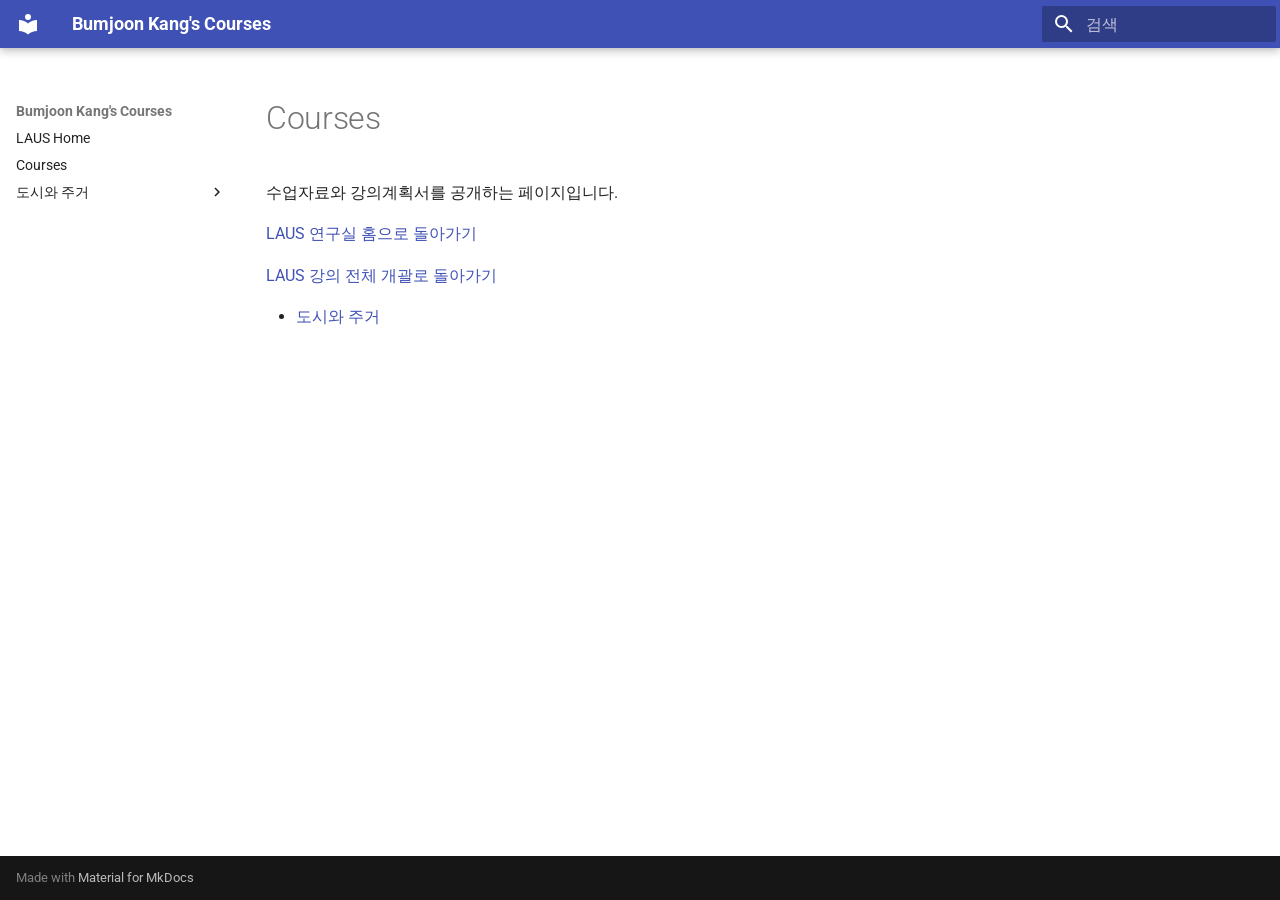
<file: index.html>
<!doctype html>
<html lang="ko" class="no-js">
  <head>
    
      <meta charset="utf-8">
      <meta name="viewport" content="width=device-width,initial-scale=1">
      
      
      
        <link rel="canonical" href="https://laus.snu.ac.kr/courses/">
      
      
      
      
        
      
      
      <link rel="icon" href="assets/images/favicon.png">
      <meta name="generator" content="mkdocs-1.6.1, mkdocs-material-9.7.7">
    
    
      
        <title>Bumjoon Kang's Courses</title>
      
    
    
      <link rel="stylesheet" href="assets/stylesheets/main.ec1eaa64.min.css">
      
      


    
    
      
    
    
      
        
        
        <link rel="preconnect" href="https://fonts.gstatic.com" crossorigin>
        <link rel="stylesheet" href="https://fonts.googleapis.com/css?family=Roboto:300,300i,400,400i,700,700i%7CRoboto+Mono:400,400i,700,700i&display=fallback">
        <style>:root{--md-text-font:"Roboto";--md-code-font:"Roboto Mono"}</style>
      
    
    
      <link rel="stylesheet" href="stylesheets/extra.css">
    
    <script>__md_scope=new URL(".",location),__md_hash=e=>[...e].reduce(((e,_)=>(e<<5)-e+_.charCodeAt(0)),0),__md_get=(e,_=localStorage,t=__md_scope)=>JSON.parse(_.getItem(t.pathname+"."+e)),__md_set=(e,_,t=localStorage,a=__md_scope)=>{try{t.setItem(a.pathname+"."+e,JSON.stringify(_))}catch(e){}}</script>
    
      

    
    
  </head>
  
  
    <body dir="ltr">
  
    
    <input class="md-toggle" data-md-toggle="drawer" type="checkbox" id="__drawer" autocomplete="off">
    <input class="md-toggle" data-md-toggle="search" type="checkbox" id="__search" autocomplete="off">
    <label class="md-overlay" for="__drawer"></label>
    <div data-md-component="skip">
      
        
        <a href="#courses" class="md-skip">
          콘텐츠로 이동
        </a>
      
    </div>
    <div data-md-component="announce">
      
    </div>
    
    
      

  

<header class="md-header md-header--shadow" data-md-component="header">
  <nav class="md-header__inner md-grid" aria-label="상단/헤더">
    <a href="https://laus.snu.ac.kr" title="Bumjoon Kang&#39;s Courses" class="md-header__button md-logo" aria-label="Bumjoon Kang's Courses" data-md-component="logo">
      
  
  <svg xmlns="http://www.w3.org/2000/svg" viewBox="0 0 24 24"><path d="M12 8a3 3 0 0 0 3-3 3 3 0 0 0-3-3 3 3 0 0 0-3 3 3 3 0 0 0 3 3m0 3.54C9.64 9.35 6.5 8 3 8v11c3.5 0 6.64 1.35 9 3.54 2.36-2.19 5.5-3.54 9-3.54V8c-3.5 0-6.64 1.35-9 3.54"/></svg>

    </a>
    <label class="md-header__button md-icon" for="__drawer">
      
      <svg xmlns="http://www.w3.org/2000/svg" viewBox="0 0 24 24"><path d="M3 6h18v2H3zm0 5h18v2H3zm0 5h18v2H3z"/></svg>
    </label>
    <div class="md-header__title" data-md-component="header-title">
      <div class="md-header__ellipsis">
        <div class="md-header__topic">
          <span class="md-ellipsis">
            Bumjoon Kang's Courses
          </span>
        </div>
        <div class="md-header__topic" data-md-component="header-topic">
          <span class="md-ellipsis">
            
              Courses
            
          </span>
        </div>
      </div>
    </div>
    
    
      <script>var palette=__md_get("__palette");if(palette&&palette.color){if("(prefers-color-scheme)"===palette.color.media){var media=matchMedia("(prefers-color-scheme: light)"),input=document.querySelector(media.matches?"[data-md-color-media='(prefers-color-scheme: light)']":"[data-md-color-media='(prefers-color-scheme: dark)']");palette.color.media=input.getAttribute("data-md-color-media"),palette.color.scheme=input.getAttribute("data-md-color-scheme"),palette.color.primary=input.getAttribute("data-md-color-primary"),palette.color.accent=input.getAttribute("data-md-color-accent")}for(var[key,value]of Object.entries(palette.color))document.body.setAttribute("data-md-color-"+key,value)}</script>
    
    
    
      
      
        <label class="md-header__button md-icon" for="__search">
          
          <svg xmlns="http://www.w3.org/2000/svg" viewBox="0 0 24 24"><path d="M9.5 3A6.5 6.5 0 0 1 16 9.5c0 1.61-.59 3.09-1.56 4.23l.27.27h.79l5 5-1.5 1.5-5-5v-.79l-.27-.27A6.52 6.52 0 0 1 9.5 16 6.5 6.5 0 0 1 3 9.5 6.5 6.5 0 0 1 9.5 3m0 2C7 5 5 7 5 9.5S7 14 9.5 14 14 12 14 9.5 12 5 9.5 5"/></svg>
        </label>
        <div class="md-search" data-md-component="search" role="dialog">
  <label class="md-search__overlay" for="__search"></label>
  <div class="md-search__inner" role="search">
    <form class="md-search__form" name="search">
      <input type="text" class="md-search__input" name="query" aria-label="검색" placeholder="검색" autocapitalize="off" autocorrect="off" autocomplete="off" spellcheck="false" data-md-component="search-query" required>
      <label class="md-search__icon md-icon" for="__search">
        
        <svg xmlns="http://www.w3.org/2000/svg" viewBox="0 0 24 24"><path d="M9.5 3A6.5 6.5 0 0 1 16 9.5c0 1.61-.59 3.09-1.56 4.23l.27.27h.79l5 5-1.5 1.5-5-5v-.79l-.27-.27A6.52 6.52 0 0 1 9.5 16 6.5 6.5 0 0 1 3 9.5 6.5 6.5 0 0 1 9.5 3m0 2C7 5 5 7 5 9.5S7 14 9.5 14 14 12 14 9.5 12 5 9.5 5"/></svg>
        
        <svg xmlns="http://www.w3.org/2000/svg" viewBox="0 0 24 24"><path d="M20 11v2H8l5.5 5.5-1.42 1.42L4.16 12l7.92-7.92L13.5 5.5 8 11z"/></svg>
      </label>
      <nav class="md-search__options" aria-label="검색">
        
        <button type="reset" class="md-search__icon md-icon" title="지우기" aria-label="지우기" tabindex="-1">
          
          <svg xmlns="http://www.w3.org/2000/svg" viewBox="0 0 24 24"><path d="M19 6.41 17.59 5 12 10.59 6.41 5 5 6.41 10.59 12 5 17.59 6.41 19 12 13.41 17.59 19 19 17.59 13.41 12z"/></svg>
        </button>
      </nav>
      
    </form>
    <div class="md-search__output">
      <div class="md-search__scrollwrap" tabindex="0" data-md-scrollfix>
        <div class="md-search-result" data-md-component="search-result">
          <div class="md-search-result__meta">
            검색 초기화
          </div>
          <ol class="md-search-result__list" role="presentation"></ol>
        </div>
      </div>
    </div>
  </div>
</div>
      
    
    
  </nav>
  
</header>
    
    <div class="md-container" data-md-component="container">
      
      
        
          
        
      
      <main class="md-main" data-md-component="main">
        <div class="md-main__inner md-grid">
          
            
              
              <div class="md-sidebar md-sidebar--primary" data-md-component="sidebar" data-md-type="navigation" >
                <div class="md-sidebar__scrollwrap">
                  <div class="md-sidebar__inner">
                    



<nav class="md-nav md-nav--primary" aria-label="네비게이션" data-md-level="0">
  <label class="md-nav__title" for="__drawer">
    <a href="https://laus.snu.ac.kr" title="Bumjoon Kang&#39;s Courses" class="md-nav__button md-logo" aria-label="Bumjoon Kang's Courses" data-md-component="logo">
      
  
  <svg xmlns="http://www.w3.org/2000/svg" viewBox="0 0 24 24"><path d="M12 8a3 3 0 0 0 3-3 3 3 0 0 0-3-3 3 3 0 0 0-3 3 3 3 0 0 0 3 3m0 3.54C9.64 9.35 6.5 8 3 8v11c3.5 0 6.64 1.35 9 3.54 2.36-2.19 5.5-3.54 9-3.54V8c-3.5 0-6.64 1.35-9 3.54"/></svg>

    </a>
    Bumjoon Kang's Courses
  </label>
  
  <ul class="md-nav__list" data-md-scrollfix>
    
      
      
  
  
  
  
    <li class="md-nav__item">
      <a href="https://laus.snu.ac.kr" class="md-nav__link">
        
  
  
  <span class="md-ellipsis">
    
  
    LAUS Home
  

    
  </span>
  
  

      </a>
    </li>
  

    
      
      
  
  
  
  
    <li class="md-nav__item">
      <a href="https://laus.snu.ac.kr/teaching" class="md-nav__link">
        
  
  
  <span class="md-ellipsis">
    
  
    Courses
  

    
  </span>
  
  

      </a>
    </li>
  

    
      
      
  
  
  
  
    
    
    
    
    
    <li class="md-nav__item md-nav__item--nested">
      
        
        
        <input class="md-nav__toggle md-toggle " type="checkbox" id="__nav_3" >
        
          
          <label class="md-nav__link" for="__nav_3" id="__nav_3_label" tabindex="0">
            
  
  
  <span class="md-ellipsis">
    
  
    도시와 주거
  

    
  </span>
  
  

            <span class="md-nav__icon md-icon"></span>
          </label>
        
        <nav class="md-nav" data-md-level="1" aria-labelledby="__nav_3_label" aria-expanded="false">
          <label class="md-nav__title" for="__nav_3">
            <span class="md-nav__icon md-icon"></span>
            
  
    도시와 주거
  

          </label>
          <ul class="md-nav__list" data-md-scrollfix>
            
              
                
  
  
  
  
    <li class="md-nav__item">
      <a href="urbanism-housing/" class="md-nav__link">
        
  
  
  <span class="md-ellipsis">
    
  
    강의계획서
  

    
  </span>
  
  

      </a>
    </li>
  

              
            
              
                
  
  
  
  
    <li class="md-nav__item">
      <a href="urbanism-housing/schedule/" class="md-nav__link">
        
  
  
  <span class="md-ellipsis">
    
  
    주차별계획
  

    
  </span>
  
  

      </a>
    </li>
  

              
            
              
                
  
  
  
  
    <li class="md-nav__item">
      <a href="urbanism-housing/assignment/" class="md-nav__link">
        
  
  
  <span class="md-ellipsis">
    
  
    과제
  

    
  </span>
  
  

      </a>
    </li>
  

              
            
              
                
  
  
  
  
    
    
    
    
    
    <li class="md-nav__item md-nav__item--nested">
      
        
        
        <input class="md-nav__toggle md-toggle " type="checkbox" id="__nav_3_4" >
        
          
          <label class="md-nav__link" for="__nav_3_4" id="__nav_3_4_label" tabindex="0">
            
  
  
  <span class="md-ellipsis">
    
  
    Archive
  

    
  </span>
  
  

            <span class="md-nav__icon md-icon"></span>
          </label>
        
        <nav class="md-nav" data-md-level="2" aria-labelledby="__nav_3_4_label" aria-expanded="false">
          <label class="md-nav__title" for="__nav_3_4">
            <span class="md-nav__icon md-icon"></span>
            
  
    Archive
  

          </label>
          <ul class="md-nav__list" data-md-scrollfix>
            
              
                
  
  
  
  
    <li class="md-nav__item">
      <a href="https://bumjoon.notion.site/Urbanism-and-Housing-d3e85f0ebcb14ecc9d211120ba308433?pvs=4" class="md-nav__link">
        
  
  
  <span class="md-ellipsis">
    
  
    2025-2
  

    
  </span>
  
  

      </a>
    </li>
  

              
            
          </ul>
        </nav>
      
    </li>
  

              
            
          </ul>
        </nav>
      
    </li>
  

    
  </ul>
</nav>
                  </div>
                </div>
              </div>
            
            
              
              <div class="md-sidebar md-sidebar--secondary" data-md-component="sidebar" data-md-type="toc" >
                <div class="md-sidebar__scrollwrap">
                  <div class="md-sidebar__inner">
                    

<nav class="md-nav md-nav--secondary" aria-label="목차">
  
  
  
    
  
  
</nav>
                  </div>
                </div>
              </div>
            
          
          
            <div class="md-content" data-md-component="content">
              
              <article class="md-content__inner md-typeset">
                
                  



<h1 id="courses">Courses</h1>
<p>수업자료와 강의계획서를 공개하는 페이지입니다.</p>
<p><a href="https://laus.snu.ac.kr/">LAUS 연구실 홈으로 돌아가기</a></p>
<p><a href="https://laus.snu.ac.kr/teaching">LAUS 강의 전체 개괄로 돌아가기</a></p>
<ul>
<li><a href="urbanism-housing/">도시와 주거</a></li>
</ul>












                
              </article>
            </div>
          
          
<script>var target=document.getElementById(location.hash.slice(1));target&&target.name&&(target.checked=target.name.startsWith("__tabbed_"))</script>
        </div>
        
      </main>
      
        <footer class="md-footer">
  
  <div class="md-footer-meta md-typeset">
    <div class="md-footer-meta__inner md-grid">
      <div class="md-copyright">
  
  
    Made with
    <a href="https://squidfunk.github.io/mkdocs-material/" target="_blank" rel="noopener">
      Material for MkDocs
    </a>
  
</div>
      
    </div>
  </div>
</footer>
      
    </div>
    <div class="md-dialog" data-md-component="dialog">
      <div class="md-dialog__inner md-typeset"></div>
    </div>
    
    
    
      
      
      <script id="__config" type="application/json">{"annotate": null, "base": ".", "features": [], "search": "assets/javascripts/workers/search.2c215733.min.js", "tags": null, "translations": {"clipboard.copied": "\ud074\ub9bd\ubcf4\ub4dc\uc5d0 \ubcf5\uc0ac\ub428", "clipboard.copy": "\ud074\ub9bd\ubcf4\ub4dc\ub85c \ubcf5\uc0ac", "search.result.more.one": "\uc774 \ubb38\uc11c\uc5d0\uc11c 1\uac1c\uc758 \uac80\uc0c9 \uacb0\uacfc \ub354 \ubcf4\uae30", "search.result.more.other": "\uc774 \ubb38\uc11c\uc5d0\uc11c #\uac1c\uc758 \uac80\uc0c9 \uacb0\uacfc \ub354 \ubcf4\uae30", "search.result.none": "\uac80\uc0c9\uc5b4\uc640 \uc77c\uce58\ud558\ub294 \ubb38\uc11c\uac00 \uc5c6\uc2b5\ub2c8\ub2e4", "search.result.one": "1\uac1c\uc758 \uc77c\uce58\ud558\ub294 \ubb38\uc11c", "search.result.other": "#\uac1c\uc758 \uc77c\uce58\ud558\ub294 \ubb38\uc11c", "search.result.placeholder": "\uac80\uc0c9\uc5b4\ub97c \uc785\ub825\ud558\uc138\uc694", "search.result.term.missing": "\ud3ec\ud568\ub418\uc9c0 \uc54a\uc740 \uac80\uc0c9\uc5b4", "select.version": "\ubc84\uc804 \uc120\ud0dd"}, "version": null}</script>
    
    
      <script src="assets/javascripts/bundle.d7400e89.min.js"></script>
      
    
  </body>
</html>
</file>
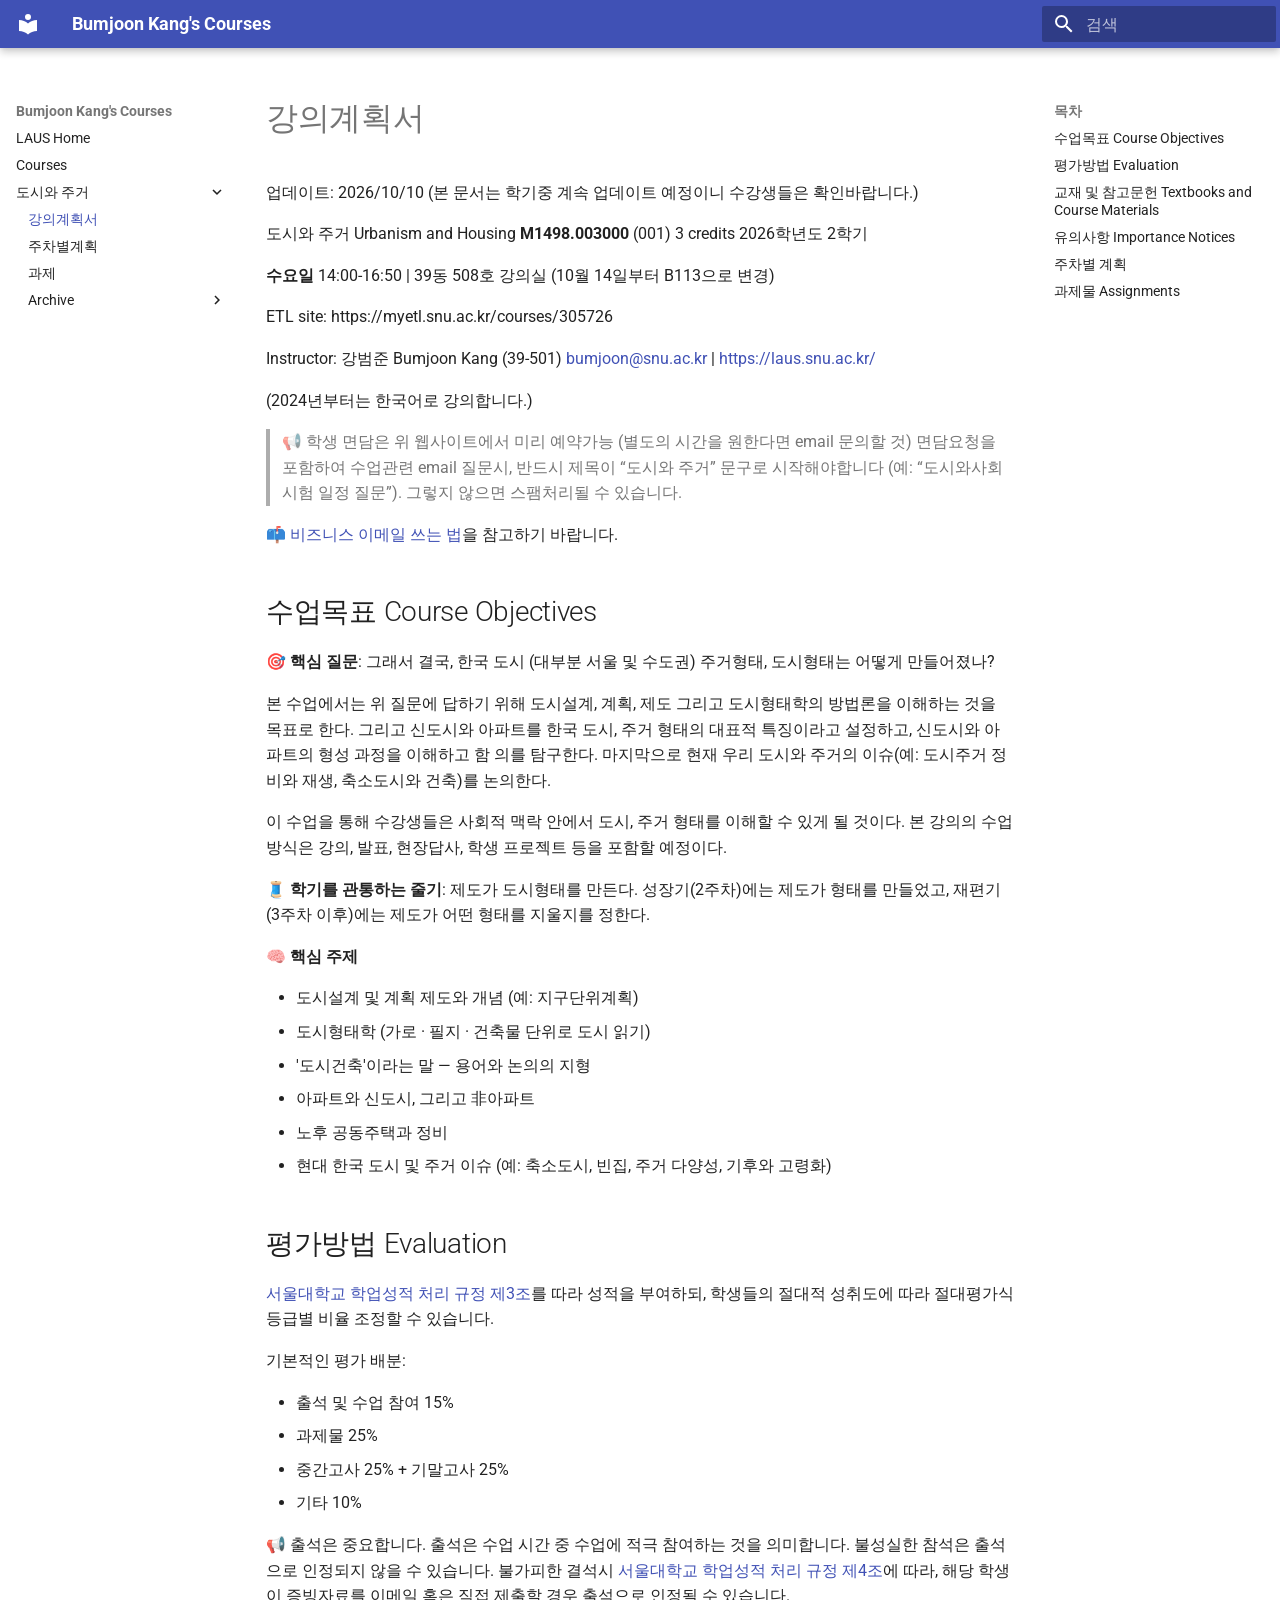
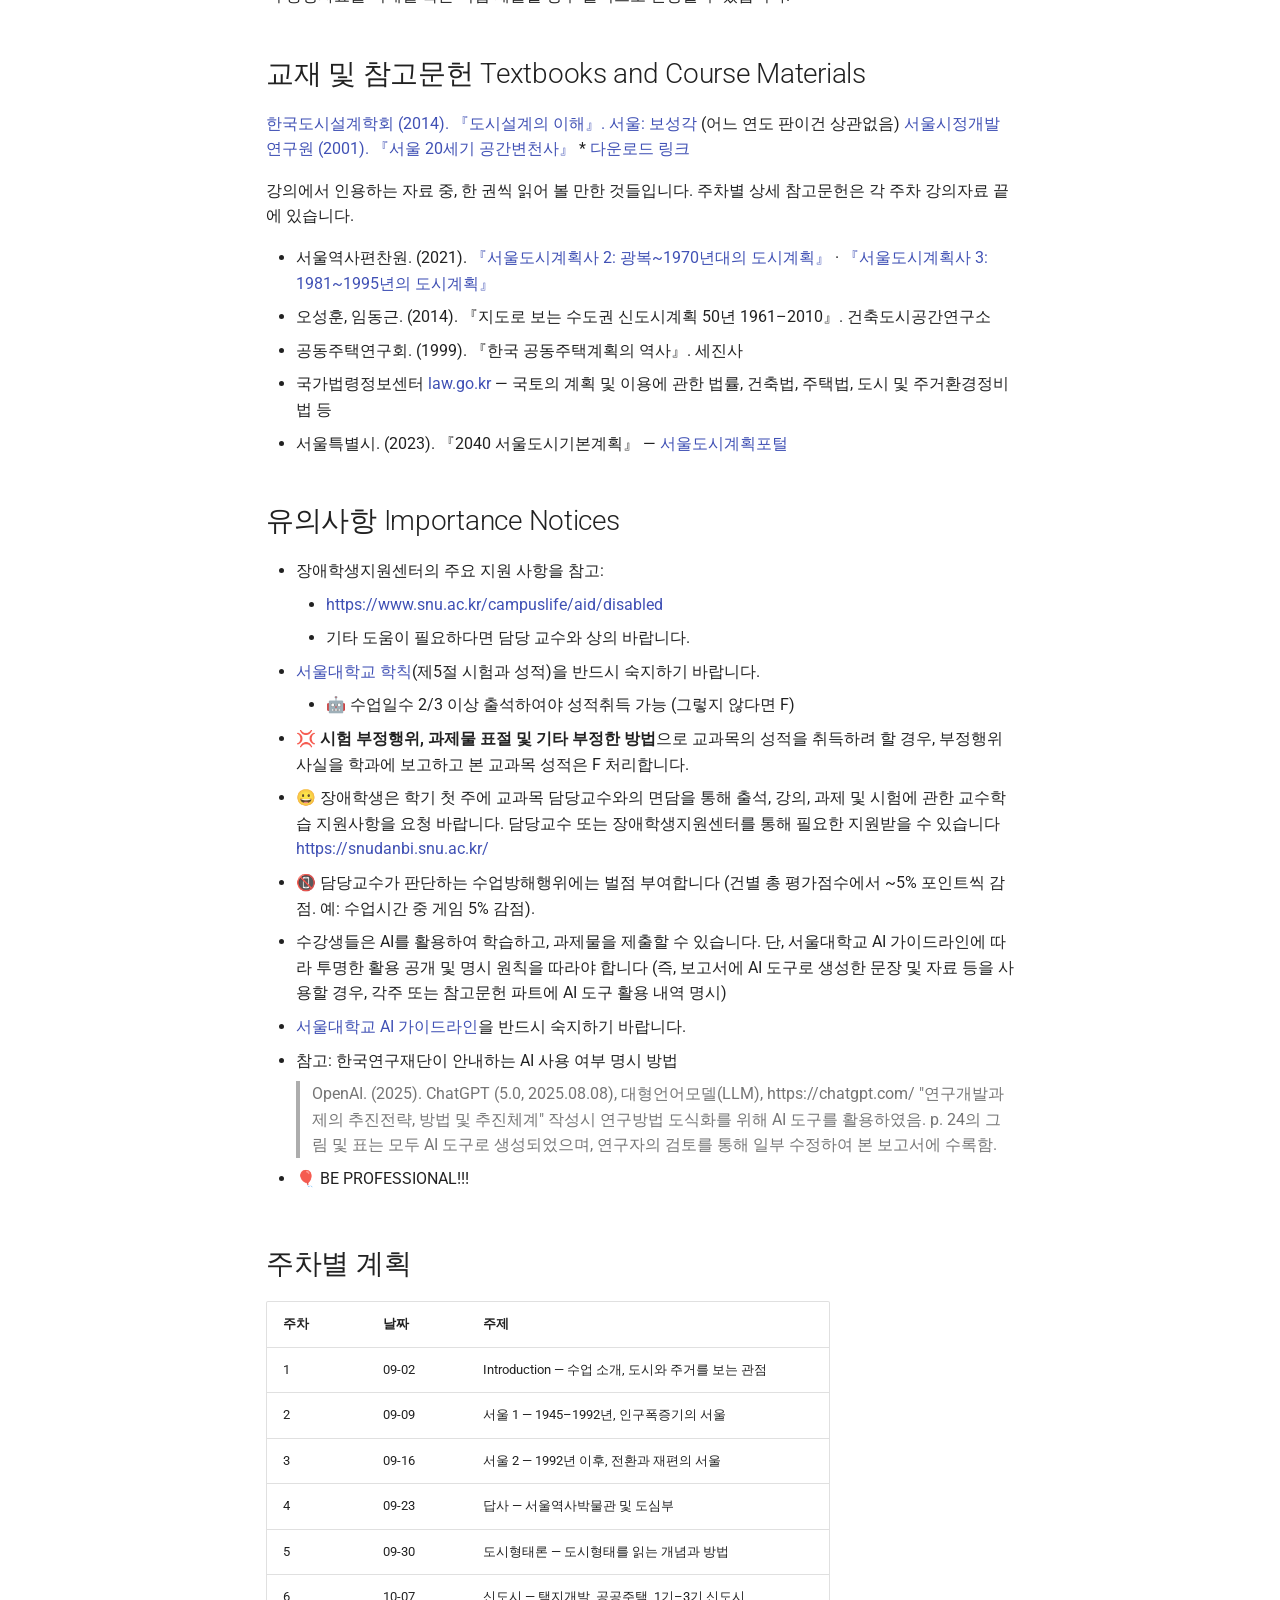
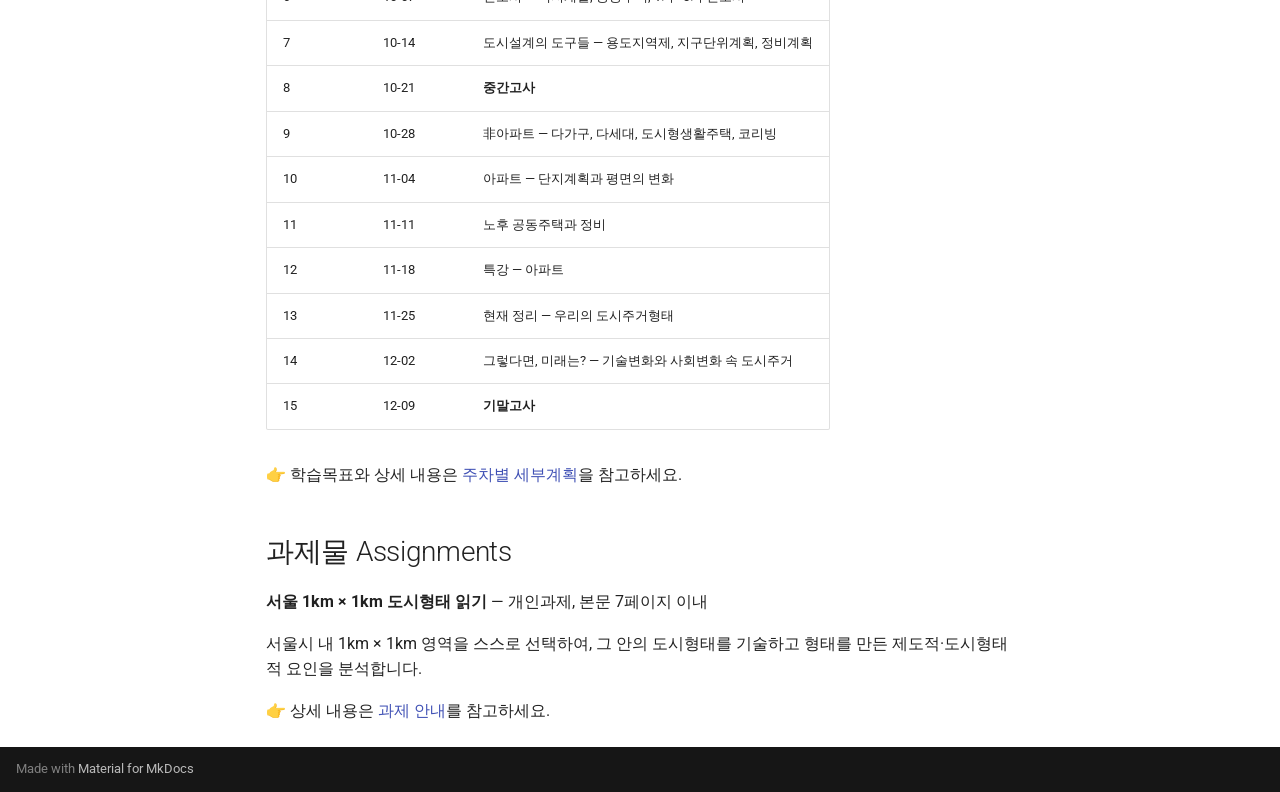
<file: urbanism-housing/index.html>
<!doctype html>
<html lang="ko" class="no-js">
  <head>
    
      <meta charset="utf-8">
      <meta name="viewport" content="width=device-width,initial-scale=1">
      
      
      
        <link rel="canonical" href="https://laus.snu.ac.kr/courses/urbanism-housing/">
      
      
      
        <link rel="next" href="schedule/">
      
      
        
      
      
      <link rel="icon" href="../assets/images/favicon.png">
      <meta name="generator" content="mkdocs-1.6.1, mkdocs-material-9.7.7">
    
    
      
        <title>강의계획서 - Bumjoon Kang's Courses</title>
      
    
    
      <link rel="stylesheet" href="../assets/stylesheets/main.ec1eaa64.min.css">
      
      


    
    
      
    
    
      
        
        
        <link rel="preconnect" href="https://fonts.gstatic.com" crossorigin>
        <link rel="stylesheet" href="https://fonts.googleapis.com/css?family=Roboto:300,300i,400,400i,700,700i%7CRoboto+Mono:400,400i,700,700i&display=fallback">
        <style>:root{--md-text-font:"Roboto";--md-code-font:"Roboto Mono"}</style>
      
    
    
      <link rel="stylesheet" href="../stylesheets/extra.css">
    
    <script>__md_scope=new URL("..",location),__md_hash=e=>[...e].reduce(((e,_)=>(e<<5)-e+_.charCodeAt(0)),0),__md_get=(e,_=localStorage,t=__md_scope)=>JSON.parse(_.getItem(t.pathname+"."+e)),__md_set=(e,_,t=localStorage,a=__md_scope)=>{try{t.setItem(a.pathname+"."+e,JSON.stringify(_))}catch(e){}}</script>
    
      

    
    
  </head>
  
  
    <body dir="ltr">
  
    
    <input class="md-toggle" data-md-toggle="drawer" type="checkbox" id="__drawer" autocomplete="off">
    <input class="md-toggle" data-md-toggle="search" type="checkbox" id="__search" autocomplete="off">
    <label class="md-overlay" for="__drawer"></label>
    <div data-md-component="skip">
      
        
        <a href="#course-objectives" class="md-skip">
          콘텐츠로 이동
        </a>
      
    </div>
    <div data-md-component="announce">
      
    </div>
    
    
      

  

<header class="md-header md-header--shadow" data-md-component="header">
  <nav class="md-header__inner md-grid" aria-label="상단/헤더">
    <a href="https://laus.snu.ac.kr" title="Bumjoon Kang&#39;s Courses" class="md-header__button md-logo" aria-label="Bumjoon Kang's Courses" data-md-component="logo">
      
  
  <svg xmlns="http://www.w3.org/2000/svg" viewBox="0 0 24 24"><path d="M12 8a3 3 0 0 0 3-3 3 3 0 0 0-3-3 3 3 0 0 0-3 3 3 3 0 0 0 3 3m0 3.54C9.64 9.35 6.5 8 3 8v11c3.5 0 6.64 1.35 9 3.54 2.36-2.19 5.5-3.54 9-3.54V8c-3.5 0-6.64 1.35-9 3.54"/></svg>

    </a>
    <label class="md-header__button md-icon" for="__drawer">
      
      <svg xmlns="http://www.w3.org/2000/svg" viewBox="0 0 24 24"><path d="M3 6h18v2H3zm0 5h18v2H3zm0 5h18v2H3z"/></svg>
    </label>
    <div class="md-header__title" data-md-component="header-title">
      <div class="md-header__ellipsis">
        <div class="md-header__topic">
          <span class="md-ellipsis">
            Bumjoon Kang's Courses
          </span>
        </div>
        <div class="md-header__topic" data-md-component="header-topic">
          <span class="md-ellipsis">
            
              강의계획서
            
          </span>
        </div>
      </div>
    </div>
    
    
      <script>var palette=__md_get("__palette");if(palette&&palette.color){if("(prefers-color-scheme)"===palette.color.media){var media=matchMedia("(prefers-color-scheme: light)"),input=document.querySelector(media.matches?"[data-md-color-media='(prefers-color-scheme: light)']":"[data-md-color-media='(prefers-color-scheme: dark)']");palette.color.media=input.getAttribute("data-md-color-media"),palette.color.scheme=input.getAttribute("data-md-color-scheme"),palette.color.primary=input.getAttribute("data-md-color-primary"),palette.color.accent=input.getAttribute("data-md-color-accent")}for(var[key,value]of Object.entries(palette.color))document.body.setAttribute("data-md-color-"+key,value)}</script>
    
    
    
      
      
        <label class="md-header__button md-icon" for="__search">
          
          <svg xmlns="http://www.w3.org/2000/svg" viewBox="0 0 24 24"><path d="M9.5 3A6.5 6.5 0 0 1 16 9.5c0 1.61-.59 3.09-1.56 4.23l.27.27h.79l5 5-1.5 1.5-5-5v-.79l-.27-.27A6.52 6.52 0 0 1 9.5 16 6.5 6.5 0 0 1 3 9.5 6.5 6.5 0 0 1 9.5 3m0 2C7 5 5 7 5 9.5S7 14 9.5 14 14 12 14 9.5 12 5 9.5 5"/></svg>
        </label>
        <div class="md-search" data-md-component="search" role="dialog">
  <label class="md-search__overlay" for="__search"></label>
  <div class="md-search__inner" role="search">
    <form class="md-search__form" name="search">
      <input type="text" class="md-search__input" name="query" aria-label="검색" placeholder="검색" autocapitalize="off" autocorrect="off" autocomplete="off" spellcheck="false" data-md-component="search-query" required>
      <label class="md-search__icon md-icon" for="__search">
        
        <svg xmlns="http://www.w3.org/2000/svg" viewBox="0 0 24 24"><path d="M9.5 3A6.5 6.5 0 0 1 16 9.5c0 1.61-.59 3.09-1.56 4.23l.27.27h.79l5 5-1.5 1.5-5-5v-.79l-.27-.27A6.52 6.52 0 0 1 9.5 16 6.5 6.5 0 0 1 3 9.5 6.5 6.5 0 0 1 9.5 3m0 2C7 5 5 7 5 9.5S7 14 9.5 14 14 12 14 9.5 12 5 9.5 5"/></svg>
        
        <svg xmlns="http://www.w3.org/2000/svg" viewBox="0 0 24 24"><path d="M20 11v2H8l5.5 5.5-1.42 1.42L4.16 12l7.92-7.92L13.5 5.5 8 11z"/></svg>
      </label>
      <nav class="md-search__options" aria-label="검색">
        
        <button type="reset" class="md-search__icon md-icon" title="지우기" aria-label="지우기" tabindex="-1">
          
          <svg xmlns="http://www.w3.org/2000/svg" viewBox="0 0 24 24"><path d="M19 6.41 17.59 5 12 10.59 6.41 5 5 6.41 10.59 12 5 17.59 6.41 19 12 13.41 17.59 19 19 17.59 13.41 12z"/></svg>
        </button>
      </nav>
      
    </form>
    <div class="md-search__output">
      <div class="md-search__scrollwrap" tabindex="0" data-md-scrollfix>
        <div class="md-search-result" data-md-component="search-result">
          <div class="md-search-result__meta">
            검색 초기화
          </div>
          <ol class="md-search-result__list" role="presentation"></ol>
        </div>
      </div>
    </div>
  </div>
</div>
      
    
    
  </nav>
  
</header>
    
    <div class="md-container" data-md-component="container">
      
      
        
          
        
      
      <main class="md-main" data-md-component="main">
        <div class="md-main__inner md-grid">
          
            
              
              <div class="md-sidebar md-sidebar--primary" data-md-component="sidebar" data-md-type="navigation" >
                <div class="md-sidebar__scrollwrap">
                  <div class="md-sidebar__inner">
                    



<nav class="md-nav md-nav--primary" aria-label="네비게이션" data-md-level="0">
  <label class="md-nav__title" for="__drawer">
    <a href="https://laus.snu.ac.kr" title="Bumjoon Kang&#39;s Courses" class="md-nav__button md-logo" aria-label="Bumjoon Kang's Courses" data-md-component="logo">
      
  
  <svg xmlns="http://www.w3.org/2000/svg" viewBox="0 0 24 24"><path d="M12 8a3 3 0 0 0 3-3 3 3 0 0 0-3-3 3 3 0 0 0-3 3 3 3 0 0 0 3 3m0 3.54C9.64 9.35 6.5 8 3 8v11c3.5 0 6.64 1.35 9 3.54 2.36-2.19 5.5-3.54 9-3.54V8c-3.5 0-6.64 1.35-9 3.54"/></svg>

    </a>
    Bumjoon Kang's Courses
  </label>
  
  <ul class="md-nav__list" data-md-scrollfix>
    
      
      
  
  
  
  
    <li class="md-nav__item">
      <a href="https://laus.snu.ac.kr" class="md-nav__link">
        
  
  
  <span class="md-ellipsis">
    
  
    LAUS Home
  

    
  </span>
  
  

      </a>
    </li>
  

    
      
      
  
  
  
  
    <li class="md-nav__item">
      <a href="https://laus.snu.ac.kr/teaching" class="md-nav__link">
        
  
  
  <span class="md-ellipsis">
    
  
    Courses
  

    
  </span>
  
  

      </a>
    </li>
  

    
      
      
  
  
    
  
  
  
    
    
    
    
    
    <li class="md-nav__item md-nav__item--active md-nav__item--nested">
      
        
        
        <input class="md-nav__toggle md-toggle " type="checkbox" id="__nav_3" checked>
        
          
          <label class="md-nav__link" for="__nav_3" id="__nav_3_label" tabindex="0">
            
  
  
  <span class="md-ellipsis">
    
  
    도시와 주거
  

    
  </span>
  
  

            <span class="md-nav__icon md-icon"></span>
          </label>
        
        <nav class="md-nav" data-md-level="1" aria-labelledby="__nav_3_label" aria-expanded="true">
          <label class="md-nav__title" for="__nav_3">
            <span class="md-nav__icon md-icon"></span>
            
  
    도시와 주거
  

          </label>
          <ul class="md-nav__list" data-md-scrollfix>
            
              
                
  
  
    
  
  
  
    <li class="md-nav__item md-nav__item--active">
      
      <input class="md-nav__toggle md-toggle" type="checkbox" id="__toc">
      
      
      
        <label class="md-nav__link md-nav__link--active" for="__toc">
          
  
  
  <span class="md-ellipsis">
    
  
    강의계획서
  

    
  </span>
  
  

          <span class="md-nav__icon md-icon"></span>
        </label>
      
      <a href="./" class="md-nav__link md-nav__link--active">
        
  
  
  <span class="md-ellipsis">
    
  
    강의계획서
  

    
  </span>
  
  

      </a>
      
        

<nav class="md-nav md-nav--secondary" aria-label="목차">
  
  
  
  
    <label class="md-nav__title" for="__toc">
      <span class="md-nav__icon md-icon"></span>
      목차
    </label>
    <ul class="md-nav__list" data-md-component="toc" data-md-scrollfix>
      
        <li class="md-nav__item">
  <a href="#course-objectives" class="md-nav__link">
    <span class="md-ellipsis">
      
        수업목표 Course Objectives
      
    </span>
  </a>
  
</li>
      
        <li class="md-nav__item">
  <a href="#evaluation" class="md-nav__link">
    <span class="md-ellipsis">
      
        평가방법 Evaluation
      
    </span>
  </a>
  
</li>
      
        <li class="md-nav__item">
  <a href="#textbooks-and-course-materials" class="md-nav__link">
    <span class="md-ellipsis">
      
        교재 및 참고문헌 Textbooks and Course Materials
      
    </span>
  </a>
  
</li>
      
        <li class="md-nav__item">
  <a href="#importance-notices" class="md-nav__link">
    <span class="md-ellipsis">
      
        유의사항 Importance Notices
      
    </span>
  </a>
  
</li>
      
        <li class="md-nav__item">
  <a href="#_1" class="md-nav__link">
    <span class="md-ellipsis">
      
        주차별 계획
      
    </span>
  </a>
  
</li>
      
        <li class="md-nav__item">
  <a href="#assignments" class="md-nav__link">
    <span class="md-ellipsis">
      
        과제물 Assignments
      
    </span>
  </a>
  
</li>
      
    </ul>
  
</nav>
      
    </li>
  

              
            
              
                
  
  
  
  
    <li class="md-nav__item">
      <a href="schedule/" class="md-nav__link">
        
  
  
  <span class="md-ellipsis">
    
  
    주차별계획
  

    
  </span>
  
  

      </a>
    </li>
  

              
            
              
                
  
  
  
  
    <li class="md-nav__item">
      <a href="assignment/" class="md-nav__link">
        
  
  
  <span class="md-ellipsis">
    
  
    과제
  

    
  </span>
  
  

      </a>
    </li>
  

              
            
              
                
  
  
  
  
    
    
    
    
    
    <li class="md-nav__item md-nav__item--nested">
      
        
        
        <input class="md-nav__toggle md-toggle " type="checkbox" id="__nav_3_4" >
        
          
          <label class="md-nav__link" for="__nav_3_4" id="__nav_3_4_label" tabindex="0">
            
  
  
  <span class="md-ellipsis">
    
  
    Archive
  

    
  </span>
  
  

            <span class="md-nav__icon md-icon"></span>
          </label>
        
        <nav class="md-nav" data-md-level="2" aria-labelledby="__nav_3_4_label" aria-expanded="false">
          <label class="md-nav__title" for="__nav_3_4">
            <span class="md-nav__icon md-icon"></span>
            
  
    Archive
  

          </label>
          <ul class="md-nav__list" data-md-scrollfix>
            
              
                
  
  
  
  
    <li class="md-nav__item">
      <a href="https://bumjoon.notion.site/Urbanism-and-Housing-d3e85f0ebcb14ecc9d211120ba308433?pvs=4" class="md-nav__link">
        
  
  
  <span class="md-ellipsis">
    
  
    2025-2
  

    
  </span>
  
  

      </a>
    </li>
  

              
            
          </ul>
        </nav>
      
    </li>
  

              
            
          </ul>
        </nav>
      
    </li>
  

    
  </ul>
</nav>
                  </div>
                </div>
              </div>
            
            
              
              <div class="md-sidebar md-sidebar--secondary" data-md-component="sidebar" data-md-type="toc" >
                <div class="md-sidebar__scrollwrap">
                  <div class="md-sidebar__inner">
                    

<nav class="md-nav md-nav--secondary" aria-label="목차">
  
  
  
  
    <label class="md-nav__title" for="__toc">
      <span class="md-nav__icon md-icon"></span>
      목차
    </label>
    <ul class="md-nav__list" data-md-component="toc" data-md-scrollfix>
      
        <li class="md-nav__item">
  <a href="#course-objectives" class="md-nav__link">
    <span class="md-ellipsis">
      
        수업목표 Course Objectives
      
    </span>
  </a>
  
</li>
      
        <li class="md-nav__item">
  <a href="#evaluation" class="md-nav__link">
    <span class="md-ellipsis">
      
        평가방법 Evaluation
      
    </span>
  </a>
  
</li>
      
        <li class="md-nav__item">
  <a href="#textbooks-and-course-materials" class="md-nav__link">
    <span class="md-ellipsis">
      
        교재 및 참고문헌 Textbooks and Course Materials
      
    </span>
  </a>
  
</li>
      
        <li class="md-nav__item">
  <a href="#importance-notices" class="md-nav__link">
    <span class="md-ellipsis">
      
        유의사항 Importance Notices
      
    </span>
  </a>
  
</li>
      
        <li class="md-nav__item">
  <a href="#_1" class="md-nav__link">
    <span class="md-ellipsis">
      
        주차별 계획
      
    </span>
  </a>
  
</li>
      
        <li class="md-nav__item">
  <a href="#assignments" class="md-nav__link">
    <span class="md-ellipsis">
      
        과제물 Assignments
      
    </span>
  </a>
  
</li>
      
    </ul>
  
</nav>
                  </div>
                </div>
              </div>
            
          
          
            <div class="md-content" data-md-component="content">
              
              <article class="md-content__inner md-typeset">
                
                  



  <h1>강의계획서</h1>

<p>업데이트: 2026/10/10 
(본 문서는 학기중 계속 업데이트 예정이니 수강생들은 확인바랍니다.)</p>
<p>도시와 주거 Urbanism and Housing
<strong>M1498.003000</strong> (001) 3 credits
2026학년도 2학기</p>
<p><strong>수요일</strong> 14:00-16:50 | 39동 508호 강의실 (10월 14일부터 B113으로 변경)</p>
<p>ETL site: https://myetl.snu.ac.kr/courses/305726</p>
<p>Instructor: 강범준 Bumjoon Kang (39-501)
<a href="mailto:bumjoon@snu.ac.kr">bumjoon@snu.ac.kr</a> | <a href="https://laus.snu.ac.kr/">https://laus.snu.ac.kr/</a></p>
<p>(2024년부터는 한국어로 강의합니다.)</p>
<blockquote>
<p>📢 학생 면담은 위 웹사이트에서 미리 예약가능 (별도의 시간을 원한다면 email 문의할 것) 면담요청을 포함하여 수업관련 email 질문시, 반드시 제목이 “도시와 주거” 문구로 시작해야합니다 (예: “도시와사회 시험 일정 질문”). 그렇지 않으면 스팸처리될 수 있습니다.</p>
</blockquote>
<p>📫 <a href="https://app.notion.com/p/cddacb2335514b38bf09cd742a9011b0?pvs=21">비즈니스 이메일 쓰는 법</a>을 참고하기 바랍니다.</p>
<h2 id="course-objectives">수업목표 Course Objectives</h2>
<p>🎯 <strong>핵심 질문</strong>: 그래서 결국, 한국 도시 (대부분 서울 및 수도권) 주거형태, 도시형태는 어떻게 만들어졌나?</p>
<p>본 수업에서는 위 질문에 답하기 위해 도시설계, 계획, 제도 그리고 도시형태학의 방법론을 이해하는 것을 목표로 한다. 그리고 신도시와 아파트를 한국 도시, 주거 형태의 대표적 특징이라고 설정하고, 신도시와 아파트의 형성 과정을 이해하고 함 의를 탐구한다. 마지막으로 현재 우리 도시와 주거의 이슈(예: 도시주거 정비와 재생, 축소도시와 건축)를 논의한다.</p>
<p>이 수업을 통해 수강생들은 사회적 맥락 안에서 도시, 주거 형태를 이해할 수 있게 될 것이다. 본 강의의 수업방식은 강의, 발표, 현장답사, 학생 프로젝트 등을 포함할 예정이다. </p>
<p>🧵 <strong>학기를 관통하는 줄기</strong>: 제도가 도시형태를 만든다.
성장기(2주차)에는 제도가 형태를 만들었고, 재편기(3주차 이후)에는 제도가 어떤 형태를 지울지를 정한다.</p>
<p>🧠 <strong>핵심 주제</strong> </p>
<ul>
<li>도시설계 및 계획 제도와 개념 (예: 지구단위계획)</li>
<li>도시형태학 (가로 · 필지 · 건축물 단위로 도시 읽기)</li>
<li>'도시건축'이라는 말 — 용어와 논의의 지형</li>
<li>아파트와 신도시, 그리고 非아파트</li>
<li>노후 공동주택과 정비</li>
<li>현대 한국 도시 및 주거 이슈 (예: 축소도시, 빈집, 주거 다양성, 기후와 고령화)</li>
</ul>
<h2 id="evaluation">평가방법 Evaluation</h2>
<p><a href="https://www.law.go.kr/%ED%95%99%EC%B9%99%EA%B3%B5%EB%8B%A8/%EC%84%9C%EC%9A%B8%EB%8C%80%ED%95%99%EA%B5%90%ED%95%99%EC%97%85%EC%84%B1%EC%A0%81%EC%B2%98%EB%A6%AC%EA%B7%9C%EC%A0%95">서울대학교 학업성적 처리 규정 제3조</a>를 따라 성적을 부여하되, 학생들의 절대적 성취도에 따라 절대평가식 등급별 비율 조정할 수 있습니다. </p>
<p>기본적인 평가 배분:</p>
<ul>
<li>출석 및 수업 참여 15%</li>
<li>과제물 25%</li>
<li>중간고사 25% + 기말고사 25%</li>
<li>기타 10%</li>
</ul>
<p>📢 출석은 중요합니다. 출석은 수업 시간 중 수업에 적극 참여하는 것을 의미합니다. 불성실한 참석은 출석으로 인정되지 않을 수 있습니다. 
불가피한 결석시 <a href="https://www.law.go.kr/%ED%95%99%EC%B9%99%EA%B3%B5%EB%8B%A8/%EC%84%9C%EC%9A%B8%EB%8C%80%ED%95%99%EA%B5%90%ED%95%99%EC%97%85%EC%84%B1%EC%A0%81%EC%B2%98%EB%A6%AC%EA%B7%9C%EC%A0%95">서울대학교 학업성적 처리 규정 제4조</a>에 따라, 해당 학생이 증빙자료를 이메일 혹은 직접 제출할 경우 출석으로 인정될 수 있습니다. </p>
<h2 id="textbooks-and-course-materials">교재 및 참고문헌 Textbooks and Course Materials</h2>
<p><a href="https://product.kyobobook.co.kr/detail/S000001216258">한국도시설계학회 (2014). 『도시설계의 이해』. 서울: 보성각</a> (어느 연도 판이건 상관없음)
<a href="https://snu-primo.hosted.exlibrisgroup.com/permalink/f/1l6eo7m/82SNU_INST21478131910002591">서울시정개발연구원 (2001). 『서울 20세기 공간변천사』</a>
* <a href="https://www.codil.or.kr/viewDtlConRpt.do?gubun=rpt&amp;pMetaCode=OTSDRK050156">다운로드 링크</a></p>
<p>강의에서 인용하는 자료 중, 한 권씩 읽어 볼 만한 것들입니다. 주차별 상세 참고문헌은 각 주차 강의자료 끝에 있습니다.</p>
<ul>
<li>서울역사편찬원. (2021). <a href="https://history.seoul.go.kr/archive/ebook/view.do?bookguid=22B12EA2-B1FF-3948-CB97-D94800235D71&amp;codeId=&amp;key=2211220003">『서울도시계획사 2: 광복~1970년대의 도시계획』</a> · <a href="https://history.seoul.go.kr/archive/ebook/view.do?key=2211220003&amp;bookguid=986381C6-9A6E-2BD3-6F82-AF15555991A8">『서울도시계획사 3: 1981~1995년의 도시계획』</a></li>
<li>오성훈, 임동근. (2014). 『지도로 보는 수도권 신도시계획 50년 1961–2010』. 건축도시공간연구소</li>
<li>공동주택연구회. (1999). 『한국 공동주택계획의 역사』. 세진사</li>
<li>국가법령정보센터 <a href="https://www.law.go.kr">law.go.kr</a> — 국토의 계획 및 이용에 관한 법률, 건축법, 주택법, 도시 및 주거환경정비법 등</li>
<li>서울특별시. (2023). 『2040 서울도시기본계획』 — <a href="https://urban.seoul.go.kr">서울도시계획포털</a></li>
</ul>
<h2 id="importance-notices">유의사항 Importance Notices</h2>
<ul>
<li>장애학생지원센터의 주요 지원 사항을 참고:<ul>
<li><a href="https://www.snu.ac.kr/campuslife/aid/disabled">https://www.snu.ac.kr/campuslife/aid/disabled</a></li>
<li>기타 도움이 필요하다면 담당 교수와 상의 바랍니다.</li>
</ul>
</li>
<li>
<p><a href="https://www.law.go.kr/%ED%95%99%EC%B9%99%EA%B3%B5%EB%8B%A8/%EC%84%9C%EC%9A%B8%EB%8C%80%ED%95%99%EA%B5%90%ED%95%99%EC%B9%99/(2347,20220223)">서울대학교 학칙</a>(제5절 시험과 성적)을 반드시 숙지하기 바랍니다.</p>
<ul>
<li>🤖 수업일수 2/3 이상 출석하여야 성적취득 가능 (그렇지 않다면 F)</li>
</ul>
</li>
<li>
<p>💢 <strong>시험 부정행위, 과제물 표절 및 기타 부정한 방법</strong>으로 교과목의 성적을 취득하려 할 경우, 부정행위 사실을 학과에 보고하고 본 교과목 성적은 F 처리합니다.</p>
</li>
<li>😀 장애학생은 학기 첫 주에 교과목 담당교수와의 면담을 통해 출석, 강의, 과제 및 시험에 관한 교수학습 지원사항을 요청 바랍니다. 담당교수 또는 장애학생지원센터를 통해 필요한 지원받을 수 있습니다 <a href="https://snudanbi.snu.ac.kr/">https://snudanbi.snu.ac.kr/</a></li>
<li>📵 담당교수가 판단하는 수업방해행위에는 벌점 부여합니다 (건별 총 평가점수에서 ~5% 포인트씩 감점. 예: 수업시간 중 게임 5% 감점).</li>
<li>수강생들은 AI를 활용하여 학습하고, 과제물을 제출할 수 있습니다. 단, 서울대학교 AI 가이드라인에 따라 투명한 활용 공개 및 명시 원칙을 따라야 합니다 (즉, 보고서에 AI 도구로 생성한 문장 및 자료 등을 사용할 경우, 각주 또는 참고문헌 파트에 AI 도구 활용 내역 명시)</li>
<li><a href="https://www.snu.ac.kr/about/downloads?md=v&amp;bbsidx=166508">서울대학교 AI 가이드라인</a>을 반드시 숙지하기 바랍니다.</li>
<li>
<p>참고: 한국연구재단이 안내하는 AI 사용 여부 명시 방법</p>
<blockquote>
<p>OpenAI. (2025). ChatGPT (5.0, 2025.08.08), 대형언어모델(LLM), https://chatgpt.com/
"연구개발과제의 추진전략, 방법 및 추진체계" 작성시 연구방법 도식화를 위해 AI 도구를 활용하였음.
p. 24의 그림 및 표는 모두 AI 도구로 생성되었으며, 연구자의 검토를 통해 일부 수정하여 본 보고서에 수록함.</p>
</blockquote>
</li>
<li>
<p>🎈 BE PROFESSIONAL!!!</p>
</li>
</ul>
<h2 id="_1">주차별 계획</h2>
<table>
<thead>
<tr>
<th>주차</th>
<th>날짜</th>
<th>주제</th>
</tr>
</thead>
<tbody>
<tr>
<td>1</td>
<td>09-02</td>
<td>Introduction — 수업 소개, 도시와 주거를 보는 관점</td>
</tr>
<tr>
<td>2</td>
<td>09-09</td>
<td>서울 1 — 1945–1992년, 인구폭증기의 서울</td>
</tr>
<tr>
<td>3</td>
<td>09-16</td>
<td>서울 2 — 1992년 이후, 전환과 재편의 서울</td>
</tr>
<tr>
<td>4</td>
<td>09-23</td>
<td>답사 — 서울역사박물관 및 도심부</td>
</tr>
<tr>
<td>5</td>
<td>09-30</td>
<td>도시형태론 — 도시형태를 읽는 개념과 방법</td>
</tr>
<tr>
<td>6</td>
<td>10-07</td>
<td>신도시 — 택지개발, 공공주택, 1기–3기 신도시</td>
</tr>
<tr>
<td>7</td>
<td>10-14</td>
<td>도시설계의 도구들 — 용도지역제, 지구단위계획, 정비계획</td>
</tr>
<tr>
<td>8</td>
<td>10-21</td>
<td><strong>중간고사</strong></td>
</tr>
<tr>
<td>9</td>
<td>10-28</td>
<td>非아파트 — 다가구, 다세대, 도시형생활주택, 코리빙</td>
</tr>
<tr>
<td>10</td>
<td>11-04</td>
<td>아파트 — 단지계획과 평면의 변화</td>
</tr>
<tr>
<td>11</td>
<td>11-11</td>
<td>노후 공동주택과 정비</td>
</tr>
<tr>
<td>12</td>
<td>11-18</td>
<td>특강 — 아파트</td>
</tr>
<tr>
<td>13</td>
<td>11-25</td>
<td>현재 정리 — 우리의 도시주거형태</td>
</tr>
<tr>
<td>14</td>
<td>12-02</td>
<td>그렇다면, 미래는? — 기술변화와 사회변화 속 도시주거</td>
</tr>
<tr>
<td>15</td>
<td>12-09</td>
<td><strong>기말고사</strong></td>
</tr>
</tbody>
</table>
<p>👉 학습목표와 상세 내용은 <a href="schedule">주차별 세부계획</a>을 참고하세요.</p>
<h2 id="assignments">과제물 Assignments</h2>
<p><strong>서울 1km × 1km 도시형태 읽기</strong> — 개인과제, 본문 7페이지 이내</p>
<p>서울시 내 1km × 1km 영역을 스스로 선택하여, 그 안의 도시형태를 기술하고 형태를 만든 제도적·도시형태적 요인을 분석합니다.</p>
<p>👉 상세 내용은 <a href="assignment">과제 안내</a>를 참고하세요.</p>












                
              </article>
            </div>
          
          
<script>var target=document.getElementById(location.hash.slice(1));target&&target.name&&(target.checked=target.name.startsWith("__tabbed_"))</script>
        </div>
        
      </main>
      
        <footer class="md-footer">
  
  <div class="md-footer-meta md-typeset">
    <div class="md-footer-meta__inner md-grid">
      <div class="md-copyright">
  
  
    Made with
    <a href="https://squidfunk.github.io/mkdocs-material/" target="_blank" rel="noopener">
      Material for MkDocs
    </a>
  
</div>
      
    </div>
  </div>
</footer>
      
    </div>
    <div class="md-dialog" data-md-component="dialog">
      <div class="md-dialog__inner md-typeset"></div>
    </div>
    
    
    
      
      
      <script id="__config" type="application/json">{"annotate": null, "base": "..", "features": [], "search": "../assets/javascripts/workers/search.2c215733.min.js", "tags": null, "translations": {"clipboard.copied": "\ud074\ub9bd\ubcf4\ub4dc\uc5d0 \ubcf5\uc0ac\ub428", "clipboard.copy": "\ud074\ub9bd\ubcf4\ub4dc\ub85c \ubcf5\uc0ac", "search.result.more.one": "\uc774 \ubb38\uc11c\uc5d0\uc11c 1\uac1c\uc758 \uac80\uc0c9 \uacb0\uacfc \ub354 \ubcf4\uae30", "search.result.more.other": "\uc774 \ubb38\uc11c\uc5d0\uc11c #\uac1c\uc758 \uac80\uc0c9 \uacb0\uacfc \ub354 \ubcf4\uae30", "search.result.none": "\uac80\uc0c9\uc5b4\uc640 \uc77c\uce58\ud558\ub294 \ubb38\uc11c\uac00 \uc5c6\uc2b5\ub2c8\ub2e4", "search.result.one": "1\uac1c\uc758 \uc77c\uce58\ud558\ub294 \ubb38\uc11c", "search.result.other": "#\uac1c\uc758 \uc77c\uce58\ud558\ub294 \ubb38\uc11c", "search.result.placeholder": "\uac80\uc0c9\uc5b4\ub97c \uc785\ub825\ud558\uc138\uc694", "search.result.term.missing": "\ud3ec\ud568\ub418\uc9c0 \uc54a\uc740 \uac80\uc0c9\uc5b4", "select.version": "\ubc84\uc804 \uc120\ud0dd"}, "version": null}</script>
    
    
      <script src="../assets/javascripts/bundle.d7400e89.min.js"></script>
      
    
  </body>
</html>
</file>
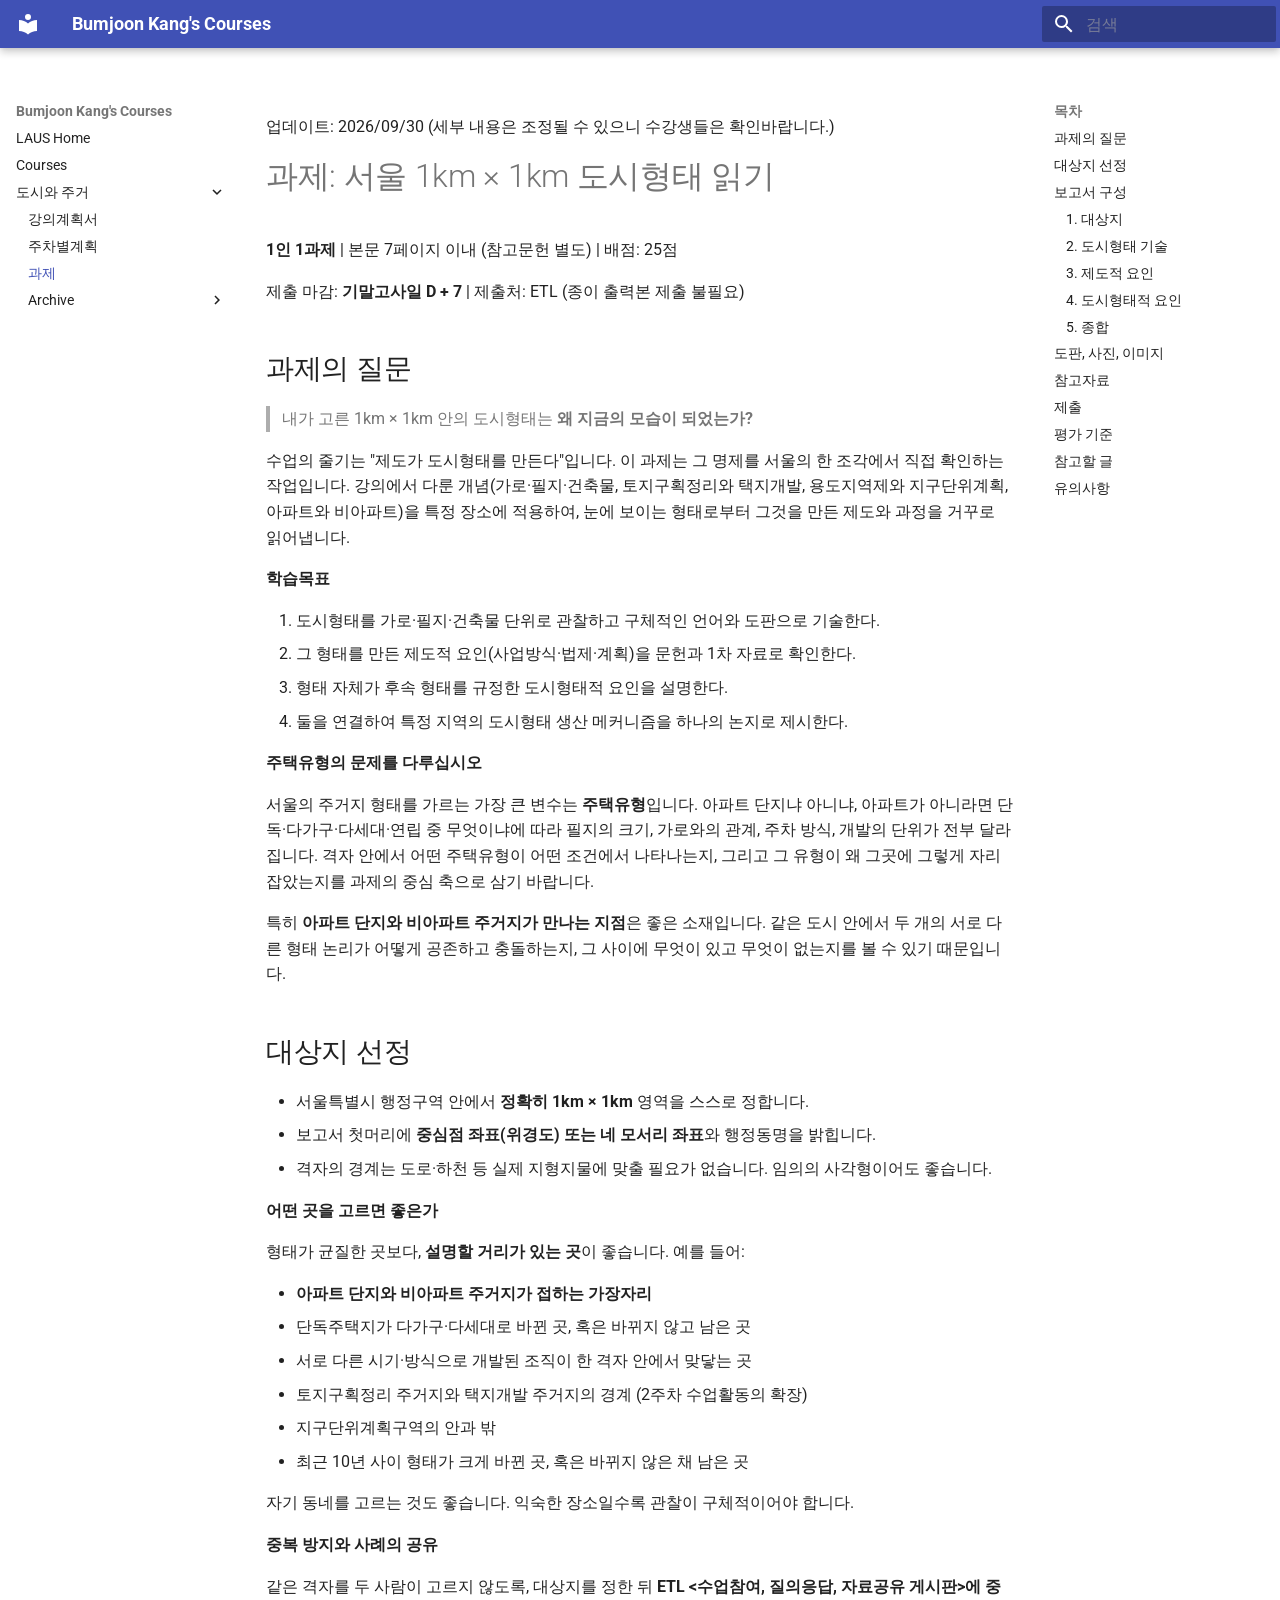
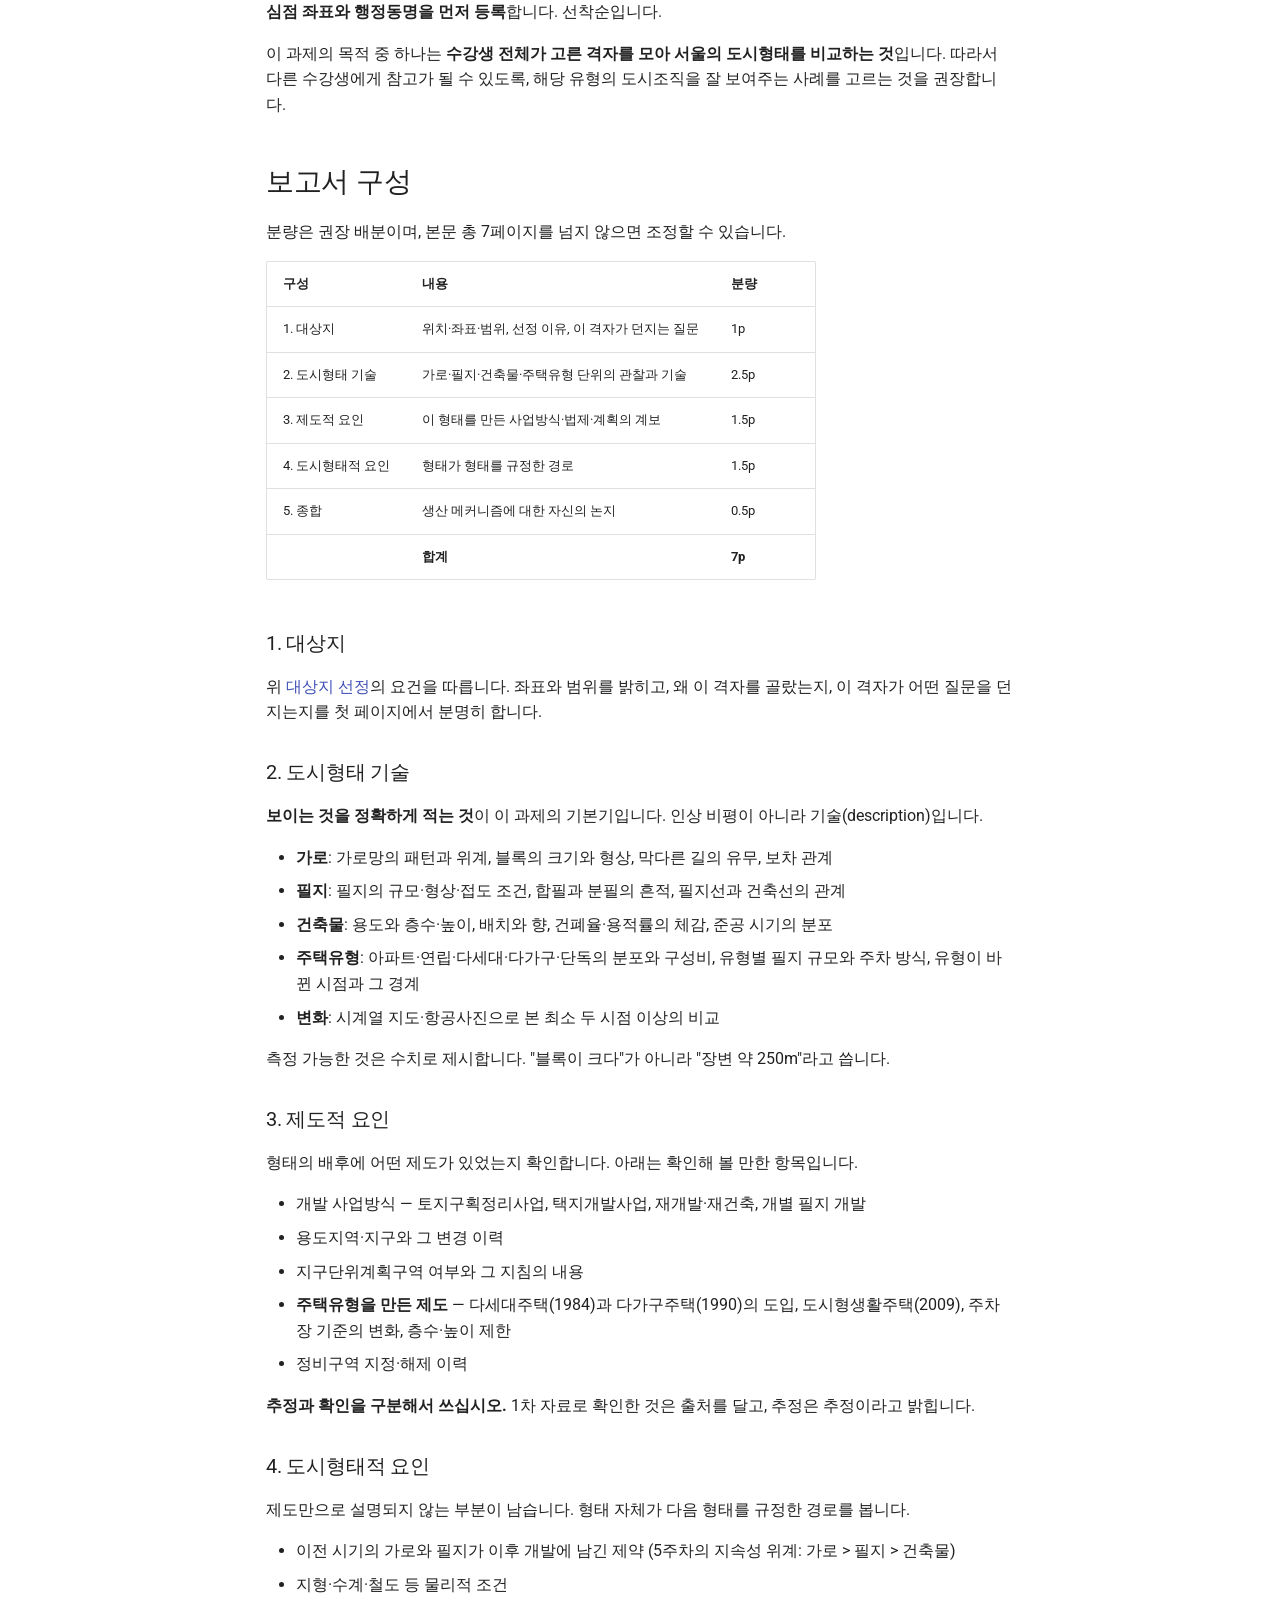
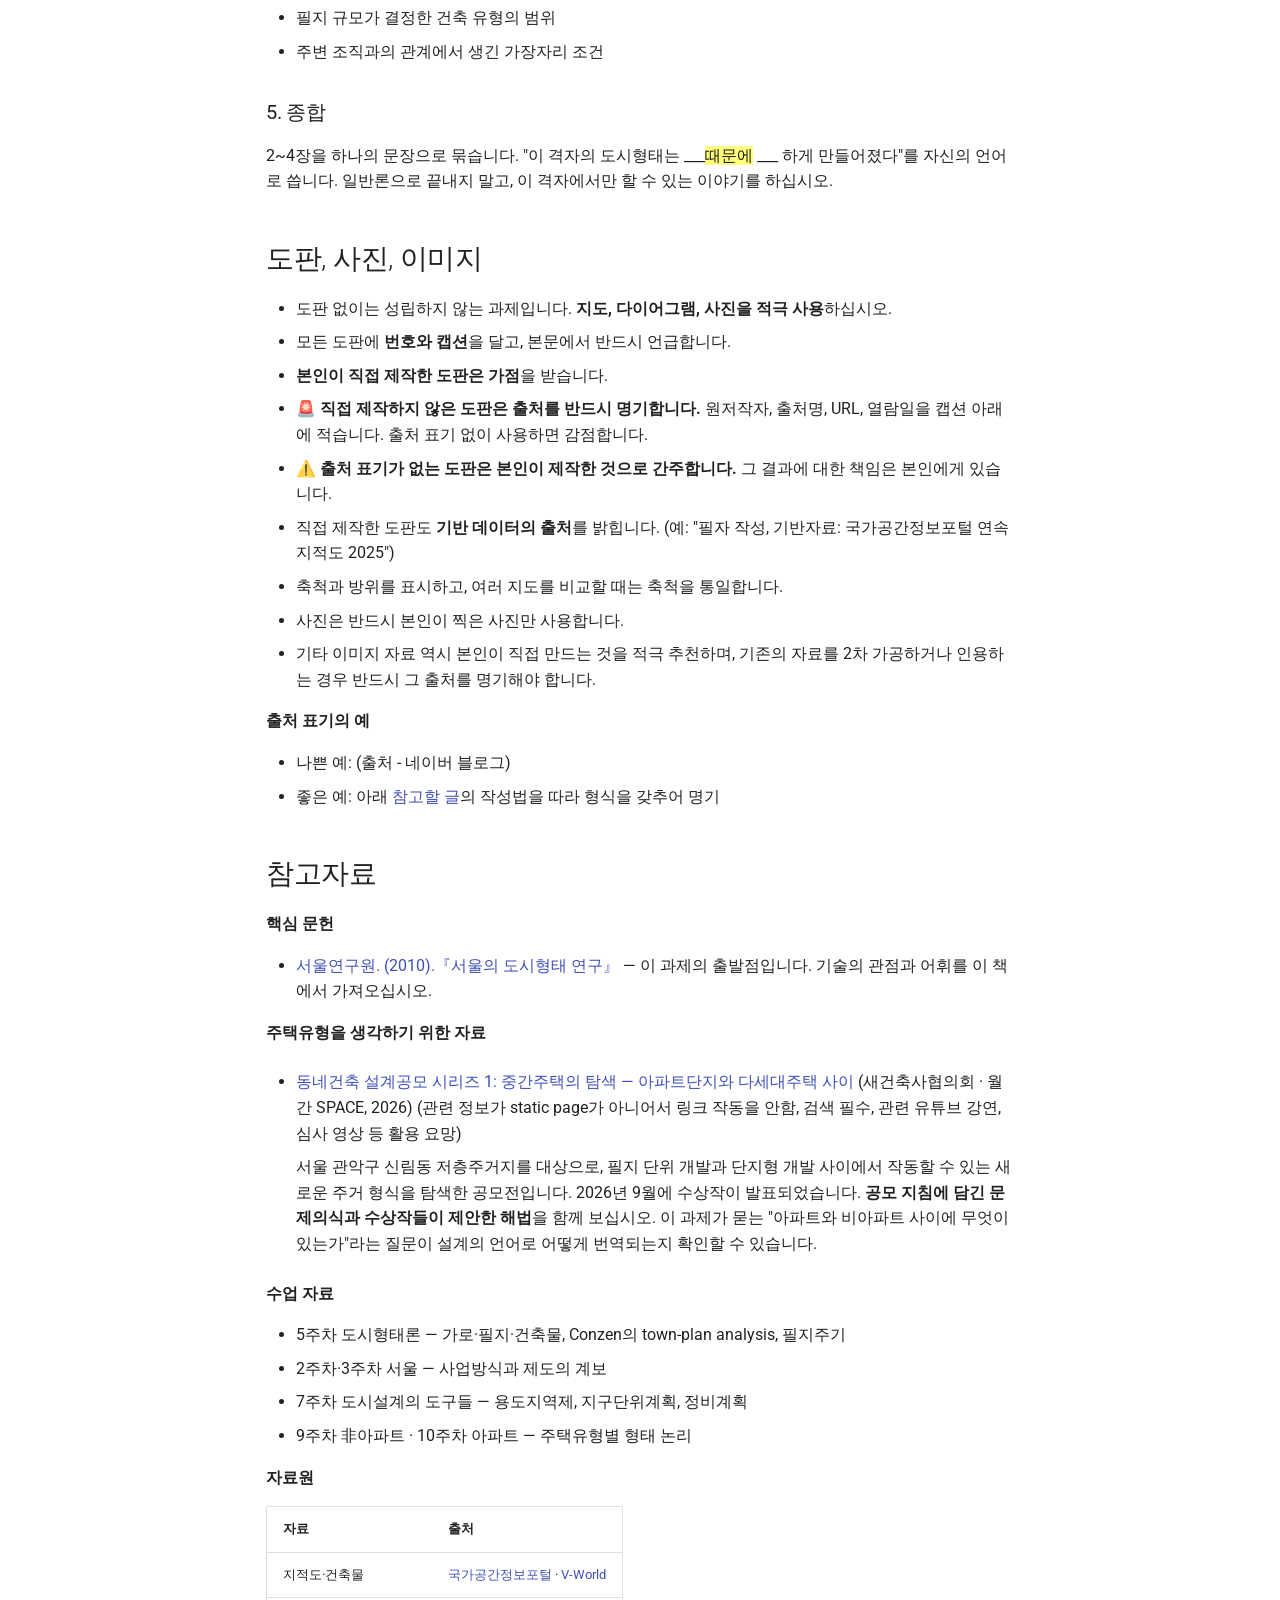
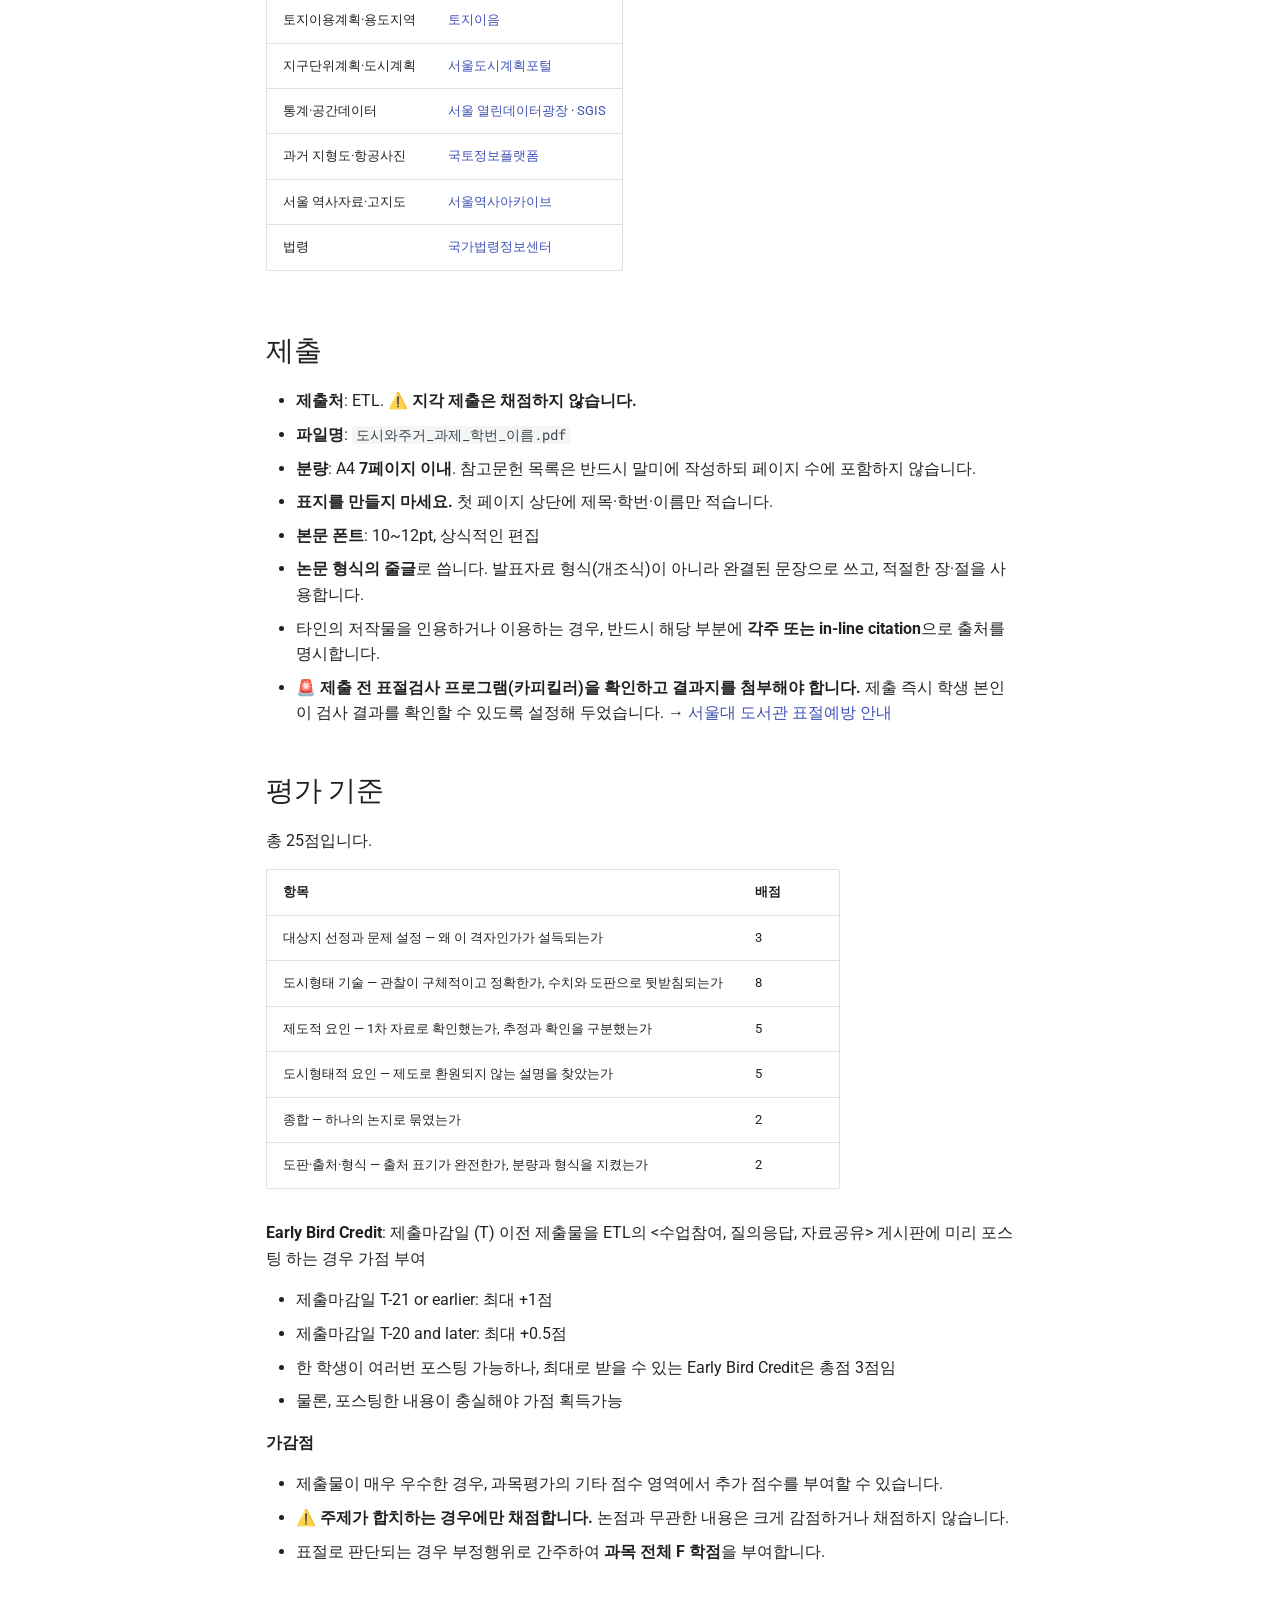
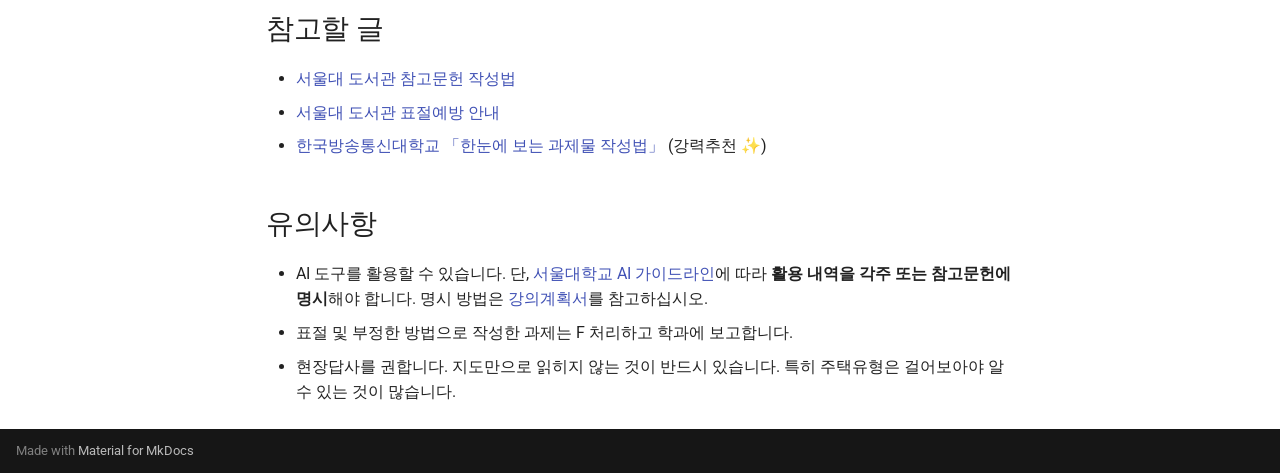
<file: urbanism-housing/assignment/index.html>
<!doctype html>
<html lang="ko" class="no-js">
  <head>
    
      <meta charset="utf-8">
      <meta name="viewport" content="width=device-width,initial-scale=1">
      
      
      
        <link rel="canonical" href="https://laus.snu.ac.kr/courses/urbanism-housing/assignment/">
      
      
        <link rel="prev" href="../schedule/">
      
      
      
        
      
      
      <link rel="icon" href="../../assets/images/favicon.png">
      <meta name="generator" content="mkdocs-1.6.1, mkdocs-material-9.7.7">
    
    
      
        <title>과제 - Bumjoon Kang's Courses</title>
      
    
    
      <link rel="stylesheet" href="../../assets/stylesheets/main.ec1eaa64.min.css">
      
      


    
    
      
    
    
      
        
        
        <link rel="preconnect" href="https://fonts.gstatic.com" crossorigin>
        <link rel="stylesheet" href="https://fonts.googleapis.com/css?family=Roboto:300,300i,400,400i,700,700i%7CRoboto+Mono:400,400i,700,700i&display=fallback">
        <style>:root{--md-text-font:"Roboto";--md-code-font:"Roboto Mono"}</style>
      
    
    
      <link rel="stylesheet" href="../../stylesheets/extra.css">
    
    <script>__md_scope=new URL("../..",location),__md_hash=e=>[...e].reduce(((e,_)=>(e<<5)-e+_.charCodeAt(0)),0),__md_get=(e,_=localStorage,t=__md_scope)=>JSON.parse(_.getItem(t.pathname+"."+e)),__md_set=(e,_,t=localStorage,a=__md_scope)=>{try{t.setItem(a.pathname+"."+e,JSON.stringify(_))}catch(e){}}</script>
    
      

    
    
  </head>
  
  
    <body dir="ltr">
  
    
    <input class="md-toggle" data-md-toggle="drawer" type="checkbox" id="__drawer" autocomplete="off">
    <input class="md-toggle" data-md-toggle="search" type="checkbox" id="__search" autocomplete="off">
    <label class="md-overlay" for="__drawer"></label>
    <div data-md-component="skip">
      
        
        <a href="#1km-1km" class="md-skip">
          콘텐츠로 이동
        </a>
      
    </div>
    <div data-md-component="announce">
      
    </div>
    
    
      

  

<header class="md-header md-header--shadow" data-md-component="header">
  <nav class="md-header__inner md-grid" aria-label="상단/헤더">
    <a href="https://laus.snu.ac.kr" title="Bumjoon Kang&#39;s Courses" class="md-header__button md-logo" aria-label="Bumjoon Kang's Courses" data-md-component="logo">
      
  
  <svg xmlns="http://www.w3.org/2000/svg" viewBox="0 0 24 24"><path d="M12 8a3 3 0 0 0 3-3 3 3 0 0 0-3-3 3 3 0 0 0-3 3 3 3 0 0 0 3 3m0 3.54C9.64 9.35 6.5 8 3 8v11c3.5 0 6.64 1.35 9 3.54 2.36-2.19 5.5-3.54 9-3.54V8c-3.5 0-6.64 1.35-9 3.54"/></svg>

    </a>
    <label class="md-header__button md-icon" for="__drawer">
      
      <svg xmlns="http://www.w3.org/2000/svg" viewBox="0 0 24 24"><path d="M3 6h18v2H3zm0 5h18v2H3zm0 5h18v2H3z"/></svg>
    </label>
    <div class="md-header__title" data-md-component="header-title">
      <div class="md-header__ellipsis">
        <div class="md-header__topic">
          <span class="md-ellipsis">
            Bumjoon Kang's Courses
          </span>
        </div>
        <div class="md-header__topic" data-md-component="header-topic">
          <span class="md-ellipsis">
            
              과제
            
          </span>
        </div>
      </div>
    </div>
    
    
      <script>var palette=__md_get("__palette");if(palette&&palette.color){if("(prefers-color-scheme)"===palette.color.media){var media=matchMedia("(prefers-color-scheme: light)"),input=document.querySelector(media.matches?"[data-md-color-media='(prefers-color-scheme: light)']":"[data-md-color-media='(prefers-color-scheme: dark)']");palette.color.media=input.getAttribute("data-md-color-media"),palette.color.scheme=input.getAttribute("data-md-color-scheme"),palette.color.primary=input.getAttribute("data-md-color-primary"),palette.color.accent=input.getAttribute("data-md-color-accent")}for(var[key,value]of Object.entries(palette.color))document.body.setAttribute("data-md-color-"+key,value)}</script>
    
    
    
      
      
        <label class="md-header__button md-icon" for="__search">
          
          <svg xmlns="http://www.w3.org/2000/svg" viewBox="0 0 24 24"><path d="M9.5 3A6.5 6.5 0 0 1 16 9.5c0 1.61-.59 3.09-1.56 4.23l.27.27h.79l5 5-1.5 1.5-5-5v-.79l-.27-.27A6.52 6.52 0 0 1 9.5 16 6.5 6.5 0 0 1 3 9.5 6.5 6.5 0 0 1 9.5 3m0 2C7 5 5 7 5 9.5S7 14 9.5 14 14 12 14 9.5 12 5 9.5 5"/></svg>
        </label>
        <div class="md-search" data-md-component="search" role="dialog">
  <label class="md-search__overlay" for="__search"></label>
  <div class="md-search__inner" role="search">
    <form class="md-search__form" name="search">
      <input type="text" class="md-search__input" name="query" aria-label="검색" placeholder="검색" autocapitalize="off" autocorrect="off" autocomplete="off" spellcheck="false" data-md-component="search-query" required>
      <label class="md-search__icon md-icon" for="__search">
        
        <svg xmlns="http://www.w3.org/2000/svg" viewBox="0 0 24 24"><path d="M9.5 3A6.5 6.5 0 0 1 16 9.5c0 1.61-.59 3.09-1.56 4.23l.27.27h.79l5 5-1.5 1.5-5-5v-.79l-.27-.27A6.52 6.52 0 0 1 9.5 16 6.5 6.5 0 0 1 3 9.5 6.5 6.5 0 0 1 9.5 3m0 2C7 5 5 7 5 9.5S7 14 9.5 14 14 12 14 9.5 12 5 9.5 5"/></svg>
        
        <svg xmlns="http://www.w3.org/2000/svg" viewBox="0 0 24 24"><path d="M20 11v2H8l5.5 5.5-1.42 1.42L4.16 12l7.92-7.92L13.5 5.5 8 11z"/></svg>
      </label>
      <nav class="md-search__options" aria-label="검색">
        
        <button type="reset" class="md-search__icon md-icon" title="지우기" aria-label="지우기" tabindex="-1">
          
          <svg xmlns="http://www.w3.org/2000/svg" viewBox="0 0 24 24"><path d="M19 6.41 17.59 5 12 10.59 6.41 5 5 6.41 10.59 12 5 17.59 6.41 19 12 13.41 17.59 19 19 17.59 13.41 12z"/></svg>
        </button>
      </nav>
      
    </form>
    <div class="md-search__output">
      <div class="md-search__scrollwrap" tabindex="0" data-md-scrollfix>
        <div class="md-search-result" data-md-component="search-result">
          <div class="md-search-result__meta">
            검색 초기화
          </div>
          <ol class="md-search-result__list" role="presentation"></ol>
        </div>
      </div>
    </div>
  </div>
</div>
      
    
    
  </nav>
  
</header>
    
    <div class="md-container" data-md-component="container">
      
      
        
          
        
      
      <main class="md-main" data-md-component="main">
        <div class="md-main__inner md-grid">
          
            
              
              <div class="md-sidebar md-sidebar--primary" data-md-component="sidebar" data-md-type="navigation" >
                <div class="md-sidebar__scrollwrap">
                  <div class="md-sidebar__inner">
                    



<nav class="md-nav md-nav--primary" aria-label="네비게이션" data-md-level="0">
  <label class="md-nav__title" for="__drawer">
    <a href="https://laus.snu.ac.kr" title="Bumjoon Kang&#39;s Courses" class="md-nav__button md-logo" aria-label="Bumjoon Kang's Courses" data-md-component="logo">
      
  
  <svg xmlns="http://www.w3.org/2000/svg" viewBox="0 0 24 24"><path d="M12 8a3 3 0 0 0 3-3 3 3 0 0 0-3-3 3 3 0 0 0-3 3 3 3 0 0 0 3 3m0 3.54C9.64 9.35 6.5 8 3 8v11c3.5 0 6.64 1.35 9 3.54 2.36-2.19 5.5-3.54 9-3.54V8c-3.5 0-6.64 1.35-9 3.54"/></svg>

    </a>
    Bumjoon Kang's Courses
  </label>
  
  <ul class="md-nav__list" data-md-scrollfix>
    
      
      
  
  
  
  
    <li class="md-nav__item">
      <a href="https://laus.snu.ac.kr" class="md-nav__link">
        
  
  
  <span class="md-ellipsis">
    
  
    LAUS Home
  

    
  </span>
  
  

      </a>
    </li>
  

    
      
      
  
  
  
  
    <li class="md-nav__item">
      <a href="https://laus.snu.ac.kr/teaching" class="md-nav__link">
        
  
  
  <span class="md-ellipsis">
    
  
    Courses
  

    
  </span>
  
  

      </a>
    </li>
  

    
      
      
  
  
    
  
  
  
    
    
    
    
    
    <li class="md-nav__item md-nav__item--active md-nav__item--nested">
      
        
        
        <input class="md-nav__toggle md-toggle " type="checkbox" id="__nav_3" checked>
        
          
          <label class="md-nav__link" for="__nav_3" id="__nav_3_label" tabindex="0">
            
  
  
  <span class="md-ellipsis">
    
  
    도시와 주거
  

    
  </span>
  
  

            <span class="md-nav__icon md-icon"></span>
          </label>
        
        <nav class="md-nav" data-md-level="1" aria-labelledby="__nav_3_label" aria-expanded="true">
          <label class="md-nav__title" for="__nav_3">
            <span class="md-nav__icon md-icon"></span>
            
  
    도시와 주거
  

          </label>
          <ul class="md-nav__list" data-md-scrollfix>
            
              
                
  
  
  
  
    <li class="md-nav__item">
      <a href="../" class="md-nav__link">
        
  
  
  <span class="md-ellipsis">
    
  
    강의계획서
  

    
  </span>
  
  

      </a>
    </li>
  

              
            
              
                
  
  
  
  
    <li class="md-nav__item">
      <a href="../schedule/" class="md-nav__link">
        
  
  
  <span class="md-ellipsis">
    
  
    주차별계획
  

    
  </span>
  
  

      </a>
    </li>
  

              
            
              
                
  
  
    
  
  
  
    <li class="md-nav__item md-nav__item--active">
      
      <input class="md-nav__toggle md-toggle" type="checkbox" id="__toc">
      
      
        
      
      
        <label class="md-nav__link md-nav__link--active" for="__toc">
          
  
  
  <span class="md-ellipsis">
    
  
    과제
  

    
  </span>
  
  

          <span class="md-nav__icon md-icon"></span>
        </label>
      
      <a href="./" class="md-nav__link md-nav__link--active">
        
  
  
  <span class="md-ellipsis">
    
  
    과제
  

    
  </span>
  
  

      </a>
      
        

<nav class="md-nav md-nav--secondary" aria-label="목차">
  
  
  
    
  
  
    <label class="md-nav__title" for="__toc">
      <span class="md-nav__icon md-icon"></span>
      목차
    </label>
    <ul class="md-nav__list" data-md-component="toc" data-md-scrollfix>
      
        <li class="md-nav__item">
  <a href="#_1" class="md-nav__link">
    <span class="md-ellipsis">
      
        과제의 질문
      
    </span>
  </a>
  
</li>
      
        <li class="md-nav__item">
  <a href="#_2" class="md-nav__link">
    <span class="md-ellipsis">
      
        대상지 선정
      
    </span>
  </a>
  
</li>
      
        <li class="md-nav__item">
  <a href="#_3" class="md-nav__link">
    <span class="md-ellipsis">
      
        보고서 구성
      
    </span>
  </a>
  
    <nav class="md-nav" aria-label="보고서 구성">
      <ul class="md-nav__list">
        
          <li class="md-nav__item">
  <a href="#1" class="md-nav__link">
    <span class="md-ellipsis">
      
        1. 대상지
      
    </span>
  </a>
  
</li>
        
          <li class="md-nav__item">
  <a href="#2" class="md-nav__link">
    <span class="md-ellipsis">
      
        2. 도시형태 기술
      
    </span>
  </a>
  
</li>
        
          <li class="md-nav__item">
  <a href="#3" class="md-nav__link">
    <span class="md-ellipsis">
      
        3. 제도적 요인
      
    </span>
  </a>
  
</li>
        
          <li class="md-nav__item">
  <a href="#4" class="md-nav__link">
    <span class="md-ellipsis">
      
        4. 도시형태적 요인
      
    </span>
  </a>
  
</li>
        
          <li class="md-nav__item">
  <a href="#5" class="md-nav__link">
    <span class="md-ellipsis">
      
        5. 종합
      
    </span>
  </a>
  
</li>
        
      </ul>
    </nav>
  
</li>
      
        <li class="md-nav__item">
  <a href="#_4" class="md-nav__link">
    <span class="md-ellipsis">
      
        도판, 사진, 이미지
      
    </span>
  </a>
  
</li>
      
        <li class="md-nav__item">
  <a href="#_5" class="md-nav__link">
    <span class="md-ellipsis">
      
        참고자료
      
    </span>
  </a>
  
</li>
      
        <li class="md-nav__item">
  <a href="#_6" class="md-nav__link">
    <span class="md-ellipsis">
      
        제출
      
    </span>
  </a>
  
</li>
      
        <li class="md-nav__item">
  <a href="#_7" class="md-nav__link">
    <span class="md-ellipsis">
      
        평가 기준
      
    </span>
  </a>
  
</li>
      
        <li class="md-nav__item">
  <a href="#_8" class="md-nav__link">
    <span class="md-ellipsis">
      
        참고할 글
      
    </span>
  </a>
  
</li>
      
        <li class="md-nav__item">
  <a href="#_9" class="md-nav__link">
    <span class="md-ellipsis">
      
        유의사항
      
    </span>
  </a>
  
</li>
      
    </ul>
  
</nav>
      
    </li>
  

              
            
              
                
  
  
  
  
    
    
    
    
    
    <li class="md-nav__item md-nav__item--nested">
      
        
        
        <input class="md-nav__toggle md-toggle " type="checkbox" id="__nav_3_4" >
        
          
          <label class="md-nav__link" for="__nav_3_4" id="__nav_3_4_label" tabindex="0">
            
  
  
  <span class="md-ellipsis">
    
  
    Archive
  

    
  </span>
  
  

            <span class="md-nav__icon md-icon"></span>
          </label>
        
        <nav class="md-nav" data-md-level="2" aria-labelledby="__nav_3_4_label" aria-expanded="false">
          <label class="md-nav__title" for="__nav_3_4">
            <span class="md-nav__icon md-icon"></span>
            
  
    Archive
  

          </label>
          <ul class="md-nav__list" data-md-scrollfix>
            
              
                
  
  
  
  
    <li class="md-nav__item">
      <a href="https://bumjoon.notion.site/Urbanism-and-Housing-d3e85f0ebcb14ecc9d211120ba308433?pvs=4" class="md-nav__link">
        
  
  
  <span class="md-ellipsis">
    
  
    2025-2
  

    
  </span>
  
  

      </a>
    </li>
  

              
            
          </ul>
        </nav>
      
    </li>
  

              
            
          </ul>
        </nav>
      
    </li>
  

    
  </ul>
</nav>
                  </div>
                </div>
              </div>
            
            
              
              <div class="md-sidebar md-sidebar--secondary" data-md-component="sidebar" data-md-type="toc" >
                <div class="md-sidebar__scrollwrap">
                  <div class="md-sidebar__inner">
                    

<nav class="md-nav md-nav--secondary" aria-label="목차">
  
  
  
    
  
  
    <label class="md-nav__title" for="__toc">
      <span class="md-nav__icon md-icon"></span>
      목차
    </label>
    <ul class="md-nav__list" data-md-component="toc" data-md-scrollfix>
      
        <li class="md-nav__item">
  <a href="#_1" class="md-nav__link">
    <span class="md-ellipsis">
      
        과제의 질문
      
    </span>
  </a>
  
</li>
      
        <li class="md-nav__item">
  <a href="#_2" class="md-nav__link">
    <span class="md-ellipsis">
      
        대상지 선정
      
    </span>
  </a>
  
</li>
      
        <li class="md-nav__item">
  <a href="#_3" class="md-nav__link">
    <span class="md-ellipsis">
      
        보고서 구성
      
    </span>
  </a>
  
    <nav class="md-nav" aria-label="보고서 구성">
      <ul class="md-nav__list">
        
          <li class="md-nav__item">
  <a href="#1" class="md-nav__link">
    <span class="md-ellipsis">
      
        1. 대상지
      
    </span>
  </a>
  
</li>
        
          <li class="md-nav__item">
  <a href="#2" class="md-nav__link">
    <span class="md-ellipsis">
      
        2. 도시형태 기술
      
    </span>
  </a>
  
</li>
        
          <li class="md-nav__item">
  <a href="#3" class="md-nav__link">
    <span class="md-ellipsis">
      
        3. 제도적 요인
      
    </span>
  </a>
  
</li>
        
          <li class="md-nav__item">
  <a href="#4" class="md-nav__link">
    <span class="md-ellipsis">
      
        4. 도시형태적 요인
      
    </span>
  </a>
  
</li>
        
          <li class="md-nav__item">
  <a href="#5" class="md-nav__link">
    <span class="md-ellipsis">
      
        5. 종합
      
    </span>
  </a>
  
</li>
        
      </ul>
    </nav>
  
</li>
      
        <li class="md-nav__item">
  <a href="#_4" class="md-nav__link">
    <span class="md-ellipsis">
      
        도판, 사진, 이미지
      
    </span>
  </a>
  
</li>
      
        <li class="md-nav__item">
  <a href="#_5" class="md-nav__link">
    <span class="md-ellipsis">
      
        참고자료
      
    </span>
  </a>
  
</li>
      
        <li class="md-nav__item">
  <a href="#_6" class="md-nav__link">
    <span class="md-ellipsis">
      
        제출
      
    </span>
  </a>
  
</li>
      
        <li class="md-nav__item">
  <a href="#_7" class="md-nav__link">
    <span class="md-ellipsis">
      
        평가 기준
      
    </span>
  </a>
  
</li>
      
        <li class="md-nav__item">
  <a href="#_8" class="md-nav__link">
    <span class="md-ellipsis">
      
        참고할 글
      
    </span>
  </a>
  
</li>
      
        <li class="md-nav__item">
  <a href="#_9" class="md-nav__link">
    <span class="md-ellipsis">
      
        유의사항
      
    </span>
  </a>
  
</li>
      
    </ul>
  
</nav>
                  </div>
                </div>
              </div>
            
          
          
            <div class="md-content" data-md-component="content">
              
              <article class="md-content__inner md-typeset">
                
                  



<p>업데이트: 2026/09/30
(세부 내용은 조정될 수 있으니 수강생들은 확인바랍니다.)</p>
<h1 id="1km-1km">과제: 서울 1km × 1km 도시형태 읽기</h1>
<p><strong>1인 1과제</strong> | 본문 7페이지 이내 (참고문헌 별도) | 배점: 25점</p>
<p>제출 마감: <strong>기말고사일 D + 7</strong> | 제출처: ETL (종이 출력본 제출 불필요)</p>
<h2 id="_1">과제의 질문</h2>
<blockquote>
<p>내가 고른 1km × 1km 안의 도시형태는 <strong>왜 지금의 모습이 되었는가?</strong></p>
</blockquote>
<p>수업의 줄기는 "제도가 도시형태를 만든다"입니다. 이 과제는 그 명제를 서울의 한 조각에서 직접 확인하는 작업입니다. 강의에서 다룬 개념(가로·필지·건축물, 토지구획정리와 택지개발, 용도지역제와 지구단위계획, 아파트와 비아파트)을 특정 장소에 적용하여, 눈에 보이는 형태로부터 그것을 만든 제도와 과정을 거꾸로 읽어냅니다.</p>
<p><strong>학습목표</strong></p>
<ol>
<li>도시형태를 가로·필지·건축물 단위로 관찰하고 구체적인 언어와 도판으로 기술한다.</li>
<li>그 형태를 만든 제도적 요인(사업방식·법제·계획)을 문헌과 1차 자료로 확인한다.</li>
<li>형태 자체가 후속 형태를 규정한 도시형태적 요인을 설명한다.</li>
<li>둘을 연결하여 특정 지역의 도시형태 생산 메커니즘을 하나의 논지로 제시한다.</li>
</ol>
<p><strong>주택유형의 문제를 다루십시오</strong></p>
<p>서울의 주거지 형태를 가르는 가장 큰 변수는 <strong>주택유형</strong>입니다. 아파트 단지냐 아니냐, 아파트가 아니라면 단독·다가구·다세대·연립 중 무엇이냐에 따라 필지의 크기, 가로와의 관계, 주차 방식, 개발의 단위가 전부 달라집니다. 격자 안에서 어떤 주택유형이 어떤 조건에서 나타나는지, 그리고 그 유형이 왜 그곳에 그렇게 자리잡았는지를 과제의 중심 축으로 삼기 바랍니다.</p>
<p>특히 <strong>아파트 단지와 비아파트 주거지가 만나는 지점</strong>은 좋은 소재입니다. 같은 도시 안에서 두 개의 서로 다른 형태 논리가 어떻게 공존하고 충돌하는지, 그 사이에 무엇이 있고 무엇이 없는지를 볼 수 있기 때문입니다.</p>
<h2 id="_2">대상지 선정</h2>
<ul>
<li>서울특별시 행정구역 안에서 <strong>정확히 1km × 1km</strong> 영역을 스스로 정합니다.</li>
<li>보고서 첫머리에 <strong>중심점 좌표(위경도) 또는 네 모서리 좌표</strong>와 행정동명을 밝힙니다.</li>
<li>격자의 경계는 도로·하천 등 실제 지형지물에 맞출 필요가 없습니다. 임의의 사각형이어도 좋습니다.</li>
</ul>
<p><strong>어떤 곳을 고르면 좋은가</strong></p>
<p>형태가 균질한 곳보다, <strong>설명할 거리가 있는 곳</strong>이 좋습니다. 예를 들어:</p>
<ul>
<li><strong>아파트 단지와 비아파트 주거지가 접하는 가장자리</strong></li>
<li>단독주택지가 다가구·다세대로 바뀐 곳, 혹은 바뀌지 않고 남은 곳</li>
<li>서로 다른 시기·방식으로 개발된 조직이 한 격자 안에서 맞닿는 곳</li>
<li>토지구획정리 주거지와 택지개발 주거지의 경계 (2주차 수업활동의 확장)</li>
<li>지구단위계획구역의 안과 밖</li>
<li>최근 10년 사이 형태가 크게 바뀐 곳, 혹은 바뀌지 않은 채 남은 곳</li>
</ul>
<p>자기 동네를 고르는 것도 좋습니다. 익숙한 장소일수록 관찰이 구체적이어야 합니다.</p>
<p><strong>중복 방지와 사례의 공유</strong></p>
<p>같은 격자를 두 사람이 고르지 않도록, 대상지를 정한 뒤 <strong>ETL &lt;수업참여, 질의응답, 자료공유 게시판&gt;에 중심점 좌표와 행정동명을 먼저 등록</strong>합니다. 선착순입니다.</p>
<p>이 과제의 목적 중 하나는 <strong>수강생 전체가 고른 격자를 모아 서울의 도시형태를 비교하는 것</strong>입니다. 따라서 다른 수강생에게 참고가 될 수 있도록, 해당 유형의 도시조직을 잘 보여주는 사례를 고르는 것을 권장합니다.</p>
<h2 id="_3">보고서 구성</h2>
<p>분량은 권장 배분이며, 본문 총 7페이지를 넘지 않으면 조정할 수 있습니다.</p>
<table>
<thead>
<tr>
<th>구성</th>
<th>내용</th>
<th>분량</th>
</tr>
</thead>
<tbody>
<tr>
<td>1. 대상지</td>
<td>위치·좌표·범위, 선정 이유, 이 격자가 던지는 질문</td>
<td>1p</td>
</tr>
<tr>
<td>2. 도시형태 기술</td>
<td>가로·필지·건축물·주택유형 단위의 관찰과 기술</td>
<td>2.5p</td>
</tr>
<tr>
<td>3. 제도적 요인</td>
<td>이 형태를 만든 사업방식·법제·계획의 계보</td>
<td>1.5p</td>
</tr>
<tr>
<td>4. 도시형태적 요인</td>
<td>형태가 형태를 규정한 경로</td>
<td>1.5p</td>
</tr>
<tr>
<td>5. 종합</td>
<td>생산 메커니즘에 대한 자신의 논지</td>
<td>0.5p</td>
</tr>
<tr>
<td></td>
<td><strong>합계</strong></td>
<td><strong>7p</strong></td>
</tr>
</tbody>
</table>
<h3 id="1">1. 대상지</h3>
<p>위 <a href="#대상지-선정">대상지 선정</a>의 요건을 따릅니다. 좌표와 범위를 밝히고, 왜 이 격자를 골랐는지, 이 격자가 어떤 질문을 던지는지를 첫 페이지에서 분명히 합니다.</p>
<h3 id="2">2. 도시형태 기술</h3>
<p><strong>보이는 것을 정확하게 적는 것</strong>이 이 과제의 기본기입니다. 인상 비평이 아니라 기술(description)입니다.</p>
<ul>
<li><strong>가로</strong>: 가로망의 패턴과 위계, 블록의 크기와 형상, 막다른 길의 유무, 보차 관계</li>
<li><strong>필지</strong>: 필지의 규모·형상·접도 조건, 합필과 분필의 흔적, 필지선과 건축선의 관계</li>
<li><strong>건축물</strong>: 용도와 층수·높이, 배치와 향, 건폐율·용적률의 체감, 준공 시기의 분포</li>
<li><strong>주택유형</strong>: 아파트·연립·다세대·다가구·단독의 분포와 구성비, 유형별 필지 규모와 주차 방식, 유형이 바뀐 시점과 그 경계</li>
<li><strong>변화</strong>: 시계열 지도·항공사진으로 본 최소 두 시점 이상의 비교</li>
</ul>
<p>측정 가능한 것은 수치로 제시합니다. "블록이 크다"가 아니라 "장변 약 250m"라고 씁니다.</p>
<h3 id="3">3. 제도적 요인</h3>
<p>형태의 배후에 어떤 제도가 있었는지 확인합니다. 아래는 확인해 볼 만한 항목입니다.</p>
<ul>
<li>개발 사업방식 — 토지구획정리사업, 택지개발사업, 재개발·재건축, 개별 필지 개발</li>
<li>용도지역·지구와 그 변경 이력</li>
<li>지구단위계획구역 여부와 그 지침의 내용</li>
<li><strong>주택유형을 만든 제도</strong> — 다세대주택(1984)과 다가구주택(1990)의 도입, 도시형생활주택(2009), 주차장 기준의 변화, 층수·높이 제한</li>
<li>정비구역 지정·해제 이력</li>
</ul>
<p><strong>추정과 확인을 구분해서 쓰십시오.</strong> 1차 자료로 확인한 것은 출처를 달고, 추정은 추정이라고 밝힙니다.</p>
<h3 id="4">4. 도시형태적 요인</h3>
<p>제도만으로 설명되지 않는 부분이 남습니다. 형태 자체가 다음 형태를 규정한 경로를 봅니다.</p>
<ul>
<li>이전 시기의 가로와 필지가 이후 개발에 남긴 제약 (5주차의 지속성 위계: 가로 &gt; 필지 &gt; 건축물)</li>
<li>지형·수계·철도 등 물리적 조건</li>
<li>필지 규모가 결정한 건축 유형의 범위</li>
<li>주변 조직과의 관계에서 생긴 가장자리 조건</li>
</ul>
<h3 id="5">5. 종합</h3>
<p>2~4장을 하나의 문장으로 묶습니다. "이 격자의 도시형태는 ___<mark>때문에</mark> ___ 하게 만들어졌다"를 자신의 언어로 씁니다. 일반론으로 끝내지 말고, 이 격자에서만 할 수 있는 이야기를 하십시오.</p>
<h2 id="_4">도판, 사진, 이미지</h2>
<ul>
<li>도판 없이는 성립하지 않는 과제입니다. <strong>지도, 다이어그램, 사진을 적극 사용</strong>하십시오.</li>
<li>모든 도판에 <strong>번호와 캡션</strong>을 달고, 본문에서 반드시 언급합니다.</li>
<li><strong>본인이 직접 제작한 도판은 가점</strong>을 받습니다.</li>
<li>🚨 <strong>직접 제작하지 않은 도판은 출처를 반드시 명기합니다.</strong> 원저작자, 출처명, URL, 열람일을 캡션 아래에 적습니다. 출처 표기 없이 사용하면 감점합니다.</li>
<li>⚠️ <strong>출처 표기가 없는 도판은 본인이 제작한 것으로 간주합니다.</strong> 그 결과에 대한 책임은 본인에게 있습니다.</li>
<li>직접 제작한 도판도 <strong>기반 데이터의 출처</strong>를 밝힙니다. (예: "필자 작성, 기반자료: 국가공간정보포털 연속지적도 2025")</li>
<li>축척과 방위를 표시하고, 여러 지도를 비교할 때는 축척을 통일합니다.</li>
<li>사진은 반드시 본인이 찍은 사진만 사용합니다.</li>
<li>기타 이미지 자료 역시 본인이 직접 만드는 것을 적극 추천하며, 기존의 자료를 2차 가공하거나 인용하는 경우 반드시 그 출처를 명기해야 합니다.</li>
</ul>
<p><strong>출처 표기의 예</strong></p>
<ul>
<li>나쁜 예: (출처 - 네이버 블로그)</li>
<li>좋은 예: 아래 <a href="#참고할-글">참고할 글</a>의 작성법을 따라 형식을 갖추어 명기</li>
</ul>
<h2 id="_5">참고자료</h2>
<p><strong>핵심 문헌</strong></p>
<ul>
<li><a href="https://www.si.re.kr/bbs/view.do?key=2024100039&pstSn=1006280004">서울연구원. (2010).『서울의 도시형태 연구』</a> — 이 과제의 출발점입니다. 기술의 관점과 어휘를 이 책에서 가져오십시오.</li>
</ul>
<p><strong>주택유형을 생각하기 위한 자료</strong></p>
<ul>
<li>
<p><a href="https://vmspace.com/news/news_view.html?base_seq=Mzc0OA==">동네건축 설계공모 시리즈 1: 중간주택의 탐색 — 아파트단지와 다세대주택 사이</a> (새건축사협의회 · 월간 SPACE, 2026) (관련 정보가 static page가 아니어서 링크 작동을 안함, 검색 필수, 관련 유튜브 강연, 심사 영상 등 활용 요망)</p>
<p>서울 관악구 신림동 저층주거지를 대상으로, 필지 단위 개발과 단지형 개발 사이에서 작동할 수 있는 새로운 주거 형식을 탐색한 공모전입니다. 2026년 9월에 수상작이 발표되었습니다. <strong>공모 지침에 담긴 문제의식과 수상작들이 제안한 해법</strong>을 함께 보십시오. 이 과제가 묻는 "아파트와 비아파트 사이에 무엇이 있는가"라는 질문이 설계의 언어로 어떻게 번역되는지 확인할 수 있습니다.</p>
</li>
</ul>
<p><strong>수업 자료</strong></p>
<ul>
<li>5주차 도시형태론 — 가로·필지·건축물, Conzen의 town-plan analysis, 필지주기</li>
<li>2주차·3주차 서울 — 사업방식과 제도의 계보</li>
<li>7주차 도시설계의 도구들 — 용도지역제, 지구단위계획, 정비계획</li>
<li>9주차 非아파트 · 10주차 아파트 — 주택유형별 형태 논리</li>
</ul>
<p><strong>자료원</strong></p>
<table>
<thead>
<tr>
<th>자료</th>
<th>출처</th>
</tr>
</thead>
<tbody>
<tr>
<td>지적도·건축물</td>
<td><a href="https://www.nsdi.go.kr">국가공간정보포털</a> · <a href="https://www.vworld.kr">V-World</a></td>
</tr>
<tr>
<td>토지이용계획·용도지역</td>
<td><a href="https://www.eum.go.kr">토지이음</a></td>
</tr>
<tr>
<td>지구단위계획·도시계획</td>
<td><a href="https://urban.seoul.go.kr">서울도시계획포털</a></td>
</tr>
<tr>
<td>통계·공간데이터</td>
<td><a href="https://data.seoul.go.kr">서울 열린데이터광장</a> · <a href="https://sgis.kostat.go.kr">SGIS</a></td>
</tr>
<tr>
<td>과거 지형도·항공사진</td>
<td><a href="https://map.ngii.go.kr">국토정보플랫폼</a></td>
</tr>
<tr>
<td>서울 역사자료·고지도</td>
<td><a href="https://museum.seoul.go.kr/archive/">서울역사아카이브</a></td>
</tr>
<tr>
<td>법령</td>
<td><a href="https://www.law.go.kr">국가법령정보센터</a></td>
</tr>
</tbody>
</table>
<h2 id="_6">제출</h2>
<ul>
<li><strong>제출처</strong>: ETL. ⚠️ <strong>지각 제출은 채점하지 않습니다.</strong></li>
<li><strong>파일명</strong>: <code>도시와주거_과제_학번_이름.pdf</code></li>
<li><strong>분량</strong>: A4 <strong>7페이지 이내</strong>. 참고문헌 목록은 반드시 말미에 작성하되 페이지 수에 포함하지 않습니다.</li>
<li><strong>표지를 만들지 마세요.</strong> 첫 페이지 상단에 제목·학번·이름만 적습니다.</li>
<li><strong>본문 폰트</strong>: 10~12pt, 상식적인 편집</li>
<li><strong>논문 형식의 줄글</strong>로 씁니다. 발표자료 형식(개조식)이 아니라 완결된 문장으로 쓰고, 적절한 장·절을 사용합니다.</li>
<li>타인의 저작물을 인용하거나 이용하는 경우, 반드시 해당 부분에 <strong>각주 또는 in-line citation</strong>으로 출처를 명시합니다.</li>
<li>🚨 <strong>제출 전 표절검사 프로그램(카피킬러)을 확인하고 결과지를 첨부해야 합니다.</strong> 제출 즉시 학생 본인이 검사 결과를 확인할 수 있도록 설정해 두었습니다. → <a href="https://libguide.snu.ac.kr/c.php?g=321605&amp;p=6369463">서울대 도서관 표절예방 안내</a></li>
</ul>
<h2 id="_7">평가 기준</h2>
<p>총 25점입니다.</p>
<table>
<thead>
<tr>
<th>항목</th>
<th>배점</th>
</tr>
</thead>
<tbody>
<tr>
<td>대상지 선정과 문제 설정 — 왜 이 격자인가가 설득되는가</td>
<td>3</td>
</tr>
<tr>
<td>도시형태 기술 — 관찰이 구체적이고 정확한가, 수치와 도판으로 뒷받침되는가</td>
<td>8</td>
</tr>
<tr>
<td>제도적 요인 — 1차 자료로 확인했는가, 추정과 확인을 구분했는가</td>
<td>5</td>
</tr>
<tr>
<td>도시형태적 요인 — 제도로 환원되지 않는 설명을 찾았는가</td>
<td>5</td>
</tr>
<tr>
<td>종합 — 하나의 논지로 묶였는가</td>
<td>2</td>
</tr>
<tr>
<td>도판·출처·형식 — 출처 표기가 완전한가, 분량과 형식을 지켰는가</td>
<td>2</td>
</tr>
</tbody>
</table>
<p><strong>Early Bird Credit</strong>: 제출마감일 (T) 이전 제출물을 ETL의 &lt;수업참여, 질의응답, 자료공유&gt; 게시판에 미리 포스팅 하는 경우 가점 부여</p>
<ul>
<li>제출마감일 T-21 or earlier: 최대 +1점</li>
<li>제출마감일 T-20 and later: 최대 +0.5점</li>
<li>한 학생이 여러번 포스팅 가능하나, 최대로 받을 수 있는 Early Bird Credit은 총점 3점임</li>
<li>물론, 포스팅한 내용이 충실해야 가점 획득가능</li>
</ul>
<p><strong>가감점</strong></p>
<ul>
<li>제출물이 매우 우수한 경우, 과목평가의 기타 점수 영역에서 추가 점수를 부여할 수 있습니다.</li>
<li>⚠️ <strong>주제가 합치하는 경우에만 채점합니다.</strong> 논점과 무관한 내용은 크게 감점하거나 채점하지 않습니다.</li>
<li>표절로 판단되는 경우 부정행위로 간주하여 <strong>과목 전체 F 학점</strong>을 부여합니다.</li>
</ul>
<h2 id="_8">참고할 글</h2>
<ul>
<li><a href="https://libguide.snu.ac.kr/citation">서울대 도서관 참고문헌 작성법</a></li>
<li><a href="https://libguide.snu.ac.kr/c.php?g=321605&amp;p=6369463">서울대 도서관 표절예방 안내</a></li>
<li><a href="https://www.scribd.com/document/726057978/%ED%95%9C%EB%88%88%EC%97%90%EB%B3%B4%EB%8A%94%EA%B3%BC%EC%A0%9C%EB%AC%BC%EC%9E%91%EC%84%B1%EB%B2%95">한국방송통신대학교 「한눈에 보는 과제물 작성법」</a> (강력추천 ✨)</li>
</ul>
<h2 id="_9">유의사항</h2>
<ul>
<li>AI 도구를 활용할 수 있습니다. 단, <a href="https://www.snu.ac.kr/about/downloads?md=v&amp;bbsidx=166508">서울대학교 AI 가이드라인</a>에 따라 <strong>활용 내역을 각주 또는 참고문헌에 명시</strong>해야 합니다. 명시 방법은 <a href="../#유의사항-importance-notices">강의계획서</a>를 참고하십시오.</li>
<li>표절 및 부정한 방법으로 작성한 과제는 F 처리하고 학과에 보고합니다.</li>
<li>현장답사를 권합니다. 지도만으로 읽히지 않는 것이 반드시 있습니다. 특히 주택유형은 걸어보아야 알 수 있는 것이 많습니다.</li>
</ul>












                
              </article>
            </div>
          
          
<script>var target=document.getElementById(location.hash.slice(1));target&&target.name&&(target.checked=target.name.startsWith("__tabbed_"))</script>
        </div>
        
      </main>
      
        <footer class="md-footer">
  
  <div class="md-footer-meta md-typeset">
    <div class="md-footer-meta__inner md-grid">
      <div class="md-copyright">
  
  
    Made with
    <a href="https://squidfunk.github.io/mkdocs-material/" target="_blank" rel="noopener">
      Material for MkDocs
    </a>
  
</div>
      
    </div>
  </div>
</footer>
      
    </div>
    <div class="md-dialog" data-md-component="dialog">
      <div class="md-dialog__inner md-typeset"></div>
    </div>
    
    
    
      
      
      <script id="__config" type="application/json">{"annotate": null, "base": "../..", "features": [], "search": "../../assets/javascripts/workers/search.2c215733.min.js", "tags": null, "translations": {"clipboard.copied": "\ud074\ub9bd\ubcf4\ub4dc\uc5d0 \ubcf5\uc0ac\ub428", "clipboard.copy": "\ud074\ub9bd\ubcf4\ub4dc\ub85c \ubcf5\uc0ac", "search.result.more.one": "\uc774 \ubb38\uc11c\uc5d0\uc11c 1\uac1c\uc758 \uac80\uc0c9 \uacb0\uacfc \ub354 \ubcf4\uae30", "search.result.more.other": "\uc774 \ubb38\uc11c\uc5d0\uc11c #\uac1c\uc758 \uac80\uc0c9 \uacb0\uacfc \ub354 \ubcf4\uae30", "search.result.none": "\uac80\uc0c9\uc5b4\uc640 \uc77c\uce58\ud558\ub294 \ubb38\uc11c\uac00 \uc5c6\uc2b5\ub2c8\ub2e4", "search.result.one": "1\uac1c\uc758 \uc77c\uce58\ud558\ub294 \ubb38\uc11c", "search.result.other": "#\uac1c\uc758 \uc77c\uce58\ud558\ub294 \ubb38\uc11c", "search.result.placeholder": "\uac80\uc0c9\uc5b4\ub97c \uc785\ub825\ud558\uc138\uc694", "search.result.term.missing": "\ud3ec\ud568\ub418\uc9c0 \uc54a\uc740 \uac80\uc0c9\uc5b4", "select.version": "\ubc84\uc804 \uc120\ud0dd"}, "version": null}</script>
    
    
      <script src="../../assets/javascripts/bundle.d7400e89.min.js"></script>
      
    
  </body>
</html>
</file>
<file: stylesheets/extra.css>
.md-typeset {
  font-size: 0.8rem;
}

.md-grid {
  max-width: 1400px;
}

.md-typeset h1 {
  font-size: 1.6rem;
}

.md-typeset h2 {
  font-size: 1.4rem;
}
</file>
<file: assets/stylesheets/main.ec1eaa64.min.css>
@charset "UTF-8";html{-webkit-text-size-adjust:none;-moz-text-size-adjust:none;text-size-adjust:none;box-sizing:border-box}*,:after,:before{box-sizing:inherit}@media (prefers-reduced-motion){*,:after,:before{transition:none!important}}body{margin:0}a,button,input,label{-webkit-tap-highlight-color:transparent}a{color:inherit;text-decoration:none}hr{border:0;box-sizing:initial;display:block;height:.05rem;overflow:visible;padding:0}small{font-size:80%}sub,sup{line-height:1em}img{border-style:none}table{border-collapse:initial;border-spacing:0}td,th{font-weight:400;vertical-align:top}button{background:#0000;border:0;font-family:inherit;font-size:inherit;margin:0;padding:0}input{border:0;outline:none}:root{--md-primary-fg-color:#4051b5;--md-primary-fg-color--light:#5d6cc0;--md-primary-fg-color--dark:#303fa1;--md-primary-bg-color:#fff;--md-primary-bg-color--light:#ffffffb3;--md-accent-fg-color:#526cfe;--md-accent-fg-color--transparent:#526cfe1a;--md-accent-bg-color:#fff;--md-accent-bg-color--light:#ffffffb3}[data-md-color-scheme=default]{color-scheme:light}[data-md-color-scheme=default] img[src$="#gh-dark-mode-only"],[data-md-color-scheme=default] img[src$="#only-dark"]{display:none}:root,[data-md-color-scheme=default]{--md-hue:225deg;--md-default-fg-color:#000000de;--md-default-fg-color--light:#0000008a;--md-default-fg-color--lighter:#00000052;--md-default-fg-color--lightest:#00000012;--md-default-bg-color:#fff;--md-default-bg-color--light:#ffffffb3;--md-default-bg-color--lighter:#ffffff4d;--md-default-bg-color--lightest:#ffffff1f;--md-code-fg-color:#36464e;--md-code-bg-color:#f5f5f5;--md-code-bg-color--light:#f5f5f5b3;--md-code-bg-color--lighter:#f5f5f54d;--md-code-hl-color:#4287ff;--md-code-hl-color--light:#4287ff1a;--md-code-hl-number-color:#d52a2a;--md-code-hl-special-color:#db1457;--md-code-hl-function-color:#a846b9;--md-code-hl-constant-color:#6e59d9;--md-code-hl-keyword-color:#3f6ec6;--md-code-hl-string-color:#1c7d4d;--md-code-hl-name-color:var(--md-code-fg-color);--md-code-hl-operator-color:var(--md-default-fg-color--light);--md-code-hl-punctuation-color:var(--md-default-fg-color--light);--md-code-hl-comment-color:var(--md-default-fg-color--light);--md-code-hl-generic-color:var(--md-default-fg-color--light);--md-code-hl-variable-color:var(--md-default-fg-color--light);--md-typeset-color:var(--md-default-fg-color);--md-typeset-a-color:var(--md-primary-fg-color);--md-typeset-del-color:#f5503d26;--md-typeset-ins-color:#0bd57026;--md-typeset-kbd-color:#fafafa;--md-typeset-kbd-accent-color:#fff;--md-typeset-kbd-border-color:#b8b8b8;--md-typeset-mark-color:#ffff0080;--md-typeset-table-color:#0000001f;--md-typeset-table-color--light:rgba(0,0,0,.035);--md-admonition-fg-color:var(--md-default-fg-color);--md-admonition-bg-color:var(--md-default-bg-color);--md-warning-fg-color:#000000de;--md-warning-bg-color:#ff9;--md-footer-fg-color:#fff;--md-footer-fg-color--light:#ffffffb3;--md-footer-fg-color--lighter:#ffffff73;--md-footer-bg-color:#000000de;--md-footer-bg-color--dark:#00000052;--md-shadow-z1:0 0.2rem 0.5rem #0000000d,0 0 0.05rem #0000001a;--md-shadow-z2:0 0.2rem 0.5rem #0000001a,0 0 0.05rem #00000040;--md-shadow-z3:0 0.2rem 0.5rem #0003,0 0 0.05rem #00000059}.md-icon svg{fill:currentcolor;display:block;height:1.2rem;width:1.2rem}body{-webkit-font-smoothing:antialiased;-moz-osx-font-smoothing:grayscale;--md-text-font-family:var(--md-text-font,_),-apple-system,BlinkMacSystemFont,Helvetica,Arial,sans-serif;--md-code-font-family:var(--md-code-font,_),SFMono-Regular,Consolas,Menlo,monospace}aside,body,input{font-feature-settings:"kern","liga";color:var(--md-typeset-color);font-family:var(--md-text-font-family)}code,kbd,pre{font-feature-settings:"kern";font-family:var(--md-code-font-family)}:root{--md-typeset-table-sort-icon:url('data:image/svg+xml;charset=utf-8,<svg xmlns="http://www.w3.org/2000/svg" viewBox="0 0 24 24"><path d="m18 21-4-4h3V7h-3l4-4 4 4h-3v10h3M2 19v-2h10v2M2 13v-2h7v2M2 7V5h4v2z"/></svg>');--md-typeset-table-sort-icon--asc:url('data:image/svg+xml;charset=utf-8,<svg xmlns="http://www.w3.org/2000/svg" viewBox="0 0 24 24"><path d="M19 17h3l-4 4-4-4h3V3h2M2 17h10v2H2M6 5v2H2V5m0 6h7v2H2z"/></svg>');--md-typeset-table-sort-icon--desc:url('data:image/svg+xml;charset=utf-8,<svg xmlns="http://www.w3.org/2000/svg" viewBox="0 0 24 24"><path d="M19 7h3l-4-4-4 4h3v14h2M2 17h10v2H2M6 5v2H2V5m0 6h7v2H2z"/></svg>')}.md-typeset{-webkit-print-color-adjust:exact;color-adjust:exact;font-size:.8rem;line-height:1.6;overflow-wrap:break-word}@media print{.md-typeset{font-size:.68rem}}.md-typeset blockquote,.md-typeset dl,.md-typeset figure,.md-typeset ol,.md-typeset pre,.md-typeset ul{margin-bottom:1em;margin-top:1em}.md-typeset h1{color:var(--md-default-fg-color--light);font-size:2em;line-height:1.3;margin:0 0 1.25em}.md-typeset h1,.md-typeset h2{font-weight:300;letter-spacing:-.01em}.md-typeset h2{font-size:1.5625em;line-height:1.4;margin:1.6em 0 .64em}.md-typeset h3{font-size:1.25em;font-weight:400;letter-spacing:-.01em;line-height:1.5;margin:1.6em 0 .8em}.md-typeset h2+h3{margin-top:.8em}.md-typeset h4{font-weight:700;letter-spacing:-.01em;margin:1em 0}.md-typeset h5,.md-typeset h6{color:var(--md-default-fg-color--light);font-size:.8em;font-weight:700;letter-spacing:-.01em;margin:1.25em 0}.md-typeset h5{text-transform:uppercase}.md-typeset h5 code{text-transform:none}.md-typeset hr{border-bottom:.05rem solid var(--md-default-fg-color--lightest);display:flow-root;margin:1.5em 0}.md-typeset a{color:var(--md-typeset-a-color);word-break:break-word}.md-typeset a,.md-typeset a:before{transition:color 125ms}.md-typeset a:focus,.md-typeset a:hover{color:var(--md-accent-fg-color)}.md-typeset a:focus code,.md-typeset a:hover code{background-color:var(--md-accent-fg-color--transparent);color:var(--md-accent-fg-color)}.md-typeset a code{color:var(--md-typeset-a-color)}.md-typeset a.focus-visible{outline-color:var(--md-accent-fg-color);outline-offset:.2rem}.md-typeset code,.md-typeset kbd,.md-typeset pre{color:var(--md-code-fg-color);direction:ltr;font-variant-ligatures:none;transition:background-color 125ms}@media print{.md-typeset code,.md-typeset kbd,.md-typeset pre{white-space:pre-wrap}}.md-typeset code{background-color:var(--md-code-bg-color);border-radius:.1rem;-webkit-box-decoration-break:clone;box-decoration-break:clone;font-size:.85em;padding:0 .2941176471em;transition:color 125ms,background-color 125ms;word-break:break-word}.md-typeset code:not(.focus-visible){-webkit-tap-highlight-color:transparent;outline:none}.md-typeset pre{display:flow-root;line-height:1.4;position:relative}.md-typeset pre>code{-webkit-box-decoration-break:slice;box-decoration-break:slice;box-shadow:none;display:block;margin:0;outline-color:var(--md-accent-fg-color);overflow:auto;padding:.7720588235em 1.1764705882em;scrollbar-color:var(--md-default-fg-color--lighter) #0000;scrollbar-width:thin;touch-action:auto;word-break:normal}.md-typeset pre>code:hover{scrollbar-color:var(--md-accent-fg-color) #0000}.md-typeset pre>code::-webkit-scrollbar{height:.2rem;width:.2rem}.md-typeset pre>code::-webkit-scrollbar-thumb{background-color:var(--md-default-fg-color--lighter)}.md-typeset pre>code::-webkit-scrollbar-thumb:hover{background-color:var(--md-accent-fg-color)}.md-typeset kbd{background-color:var(--md-typeset-kbd-color);border-radius:.1rem;box-shadow:0 .1rem 0 .05rem var(--md-typeset-kbd-border-color),0 .1rem 0 var(--md-typeset-kbd-border-color),0 -.1rem .2rem var(--md-typeset-kbd-accent-color) inset;color:var(--md-default-fg-color);display:inline-block;font-size:.75em;padding:0 .6666666667em;vertical-align:text-top;word-break:break-word}.md-typeset mark{background-color:var(--md-typeset-mark-color);-webkit-box-decoration-break:clone;box-decoration-break:clone;color:inherit;word-break:break-word}.md-typeset abbr{cursor:help;text-decoration:none}.md-typeset [data-preview],.md-typeset abbr{border-bottom:.05rem dotted var(--md-default-fg-color--light)}.md-typeset small{opacity:.75}[dir=ltr] .md-typeset sub,[dir=ltr] .md-typeset sup{margin-left:.078125em}[dir=rtl] .md-typeset sub,[dir=rtl] .md-typeset sup{margin-right:.078125em}[dir=ltr] .md-typeset blockquote{padding-left:.6rem}[dir=rtl] .md-typeset blockquote{padding-right:.6rem}[dir=ltr] .md-typeset blockquote{border-left:.2rem solid var(--md-default-fg-color--lighter)}[dir=rtl] .md-typeset blockquote{border-right:.2rem solid var(--md-default-fg-color--lighter)}.md-typeset blockquote{color:var(--md-default-fg-color--light);margin-left:0;margin-right:0}.md-typeset ul{list-style-type:disc}.md-typeset ul[type]{list-style-type:revert-layer}[dir=ltr] .md-typeset ol,[dir=ltr] .md-typeset ul{margin-left:.625em}[dir=rtl] .md-typeset ol,[dir=rtl] .md-typeset ul{margin-right:.625em}.md-typeset ol,.md-typeset ul{padding:0}.md-typeset ol:not([hidden]),.md-typeset ul:not([hidden]){display:flow-root}.md-typeset ol ol,.md-typeset ul ol{list-style-type:lower-alpha}.md-typeset ol ol ol,.md-typeset ul ol ol{list-style-type:lower-roman}.md-typeset ol ol ol ol,.md-typeset ul ol ol ol{list-style-type:upper-alpha}.md-typeset ol ol ol ol ol,.md-typeset ul ol ol ol ol{list-style-type:upper-roman}.md-typeset ol[type],.md-typeset ul[type]{list-style-type:revert-layer}[dir=ltr] .md-typeset ol li,[dir=ltr] .md-typeset ul li{margin-left:1.25em}[dir=rtl] .md-typeset ol li,[dir=rtl] .md-typeset ul li{margin-right:1.25em}.md-typeset ol li,.md-typeset ul li{margin-bottom:.5em}.md-typeset ol li blockquote,.md-typeset ol li p,.md-typeset ul li blockquote,.md-typeset ul li p{margin:.5em 0}.md-typeset ol li:last-child,.md-typeset ul li:last-child{margin-bottom:0}[dir=ltr] .md-typeset ol li ol,[dir=ltr] .md-typeset ol li ul,[dir=ltr] .md-typeset ul li ol,[dir=ltr] .md-typeset ul li ul{margin-left:.625em}[dir=rtl] .md-typeset ol li ol,[dir=rtl] .md-typeset ol li ul,[dir=rtl] .md-typeset ul li ol,[dir=rtl] .md-typeset ul li ul{margin-right:.625em}.md-typeset ol li ol,.md-typeset ol li ul,.md-typeset ul li ol,.md-typeset ul li ul{margin-bottom:.5em;margin-top:.5em}[dir=ltr] .md-typeset dd{margin-left:1.875em}[dir=rtl] .md-typeset dd{margin-right:1.875em}.md-typeset dd{margin-bottom:1.5em;margin-top:1em}.md-typeset img,.md-typeset svg,.md-typeset video{height:auto;max-width:100%}.md-typeset img[align=left]{margin:1em 1em 1em 0}.md-typeset img[align=right]{margin:1em 0 1em 1em}.md-typeset img[align]:only-child{margin-top:0}.md-typeset figure{display:flow-root;margin:1em auto;max-width:100%;text-align:center;width:fit-content}.md-typeset figure img{display:block;margin:0 auto}.md-typeset figcaption{font-style:italic;margin:1em auto;max-width:24rem}.md-typeset iframe{max-width:100%}.md-typeset table:not([class]){background-color:var(--md-default-bg-color);border:.05rem solid var(--md-typeset-table-color);border-radius:.1rem;display:inline-block;font-size:.64rem;max-width:100%;overflow:auto;touch-action:auto}@media print{.md-typeset table:not([class]){display:table}}.md-typeset table:not([class])+*{margin-top:1.5em}.md-typeset table:not([class]) td>:first-child,.md-typeset table:not([class]) th>:first-child{margin-top:0}.md-typeset table:not([class]) td>:last-child,.md-typeset table:not([class]) th>:last-child{margin-bottom:0}.md-typeset table:not([class]) td:not([align]),.md-typeset table:not([class]) th:not([align]){text-align:left}[dir=rtl] .md-typeset table:not([class]) td:not([align]),[dir=rtl] .md-typeset table:not([class]) th:not([align]){text-align:right}.md-typeset table:not([class]) th{font-weight:700;min-width:5rem;padding:.9375em 1.25em;vertical-align:top}.md-typeset table:not([class]) td{border-top:.05rem solid var(--md-typeset-table-color);padding:.9375em 1.25em;vertical-align:top}.md-typeset table:not([class]) tbody tr{transition:background-color 125ms}.md-typeset table:not([class]) tbody tr:hover{background-color:var(--md-typeset-table-color--light);box-shadow:0 .05rem 0 var(--md-default-bg-color) inset}.md-typeset table:not([class]) a{word-break:normal}.md-typeset table th[role=columnheader]{cursor:pointer}[dir=ltr] .md-typeset table th[role=columnheader]:after{margin-left:.5em}[dir=rtl] .md-typeset table th[role=columnheader]:after{margin-right:.5em}.md-typeset table th[role=columnheader]:after{content:"";display:inline-block;height:1.2em;-webkit-mask-image:var(--md-typeset-table-sort-icon);mask-image:var(--md-typeset-table-sort-icon);-webkit-mask-repeat:no-repeat;mask-repeat:no-repeat;-webkit-mask-size:contain;mask-size:contain;transition:background-color 125ms;vertical-align:text-bottom;width:1.2em}.md-typeset table th[role=columnheader]:hover:after{background-color:var(--md-default-fg-color--lighter)}.md-typeset table th[role=columnheader][aria-sort=ascending]:after{background-color:var(--md-default-fg-color--light);-webkit-mask-image:var(--md-typeset-table-sort-icon--asc);mask-image:var(--md-typeset-table-sort-icon--asc)}.md-typeset table th[role=columnheader][aria-sort=descending]:after{background-color:var(--md-default-fg-color--light);-webkit-mask-image:var(--md-typeset-table-sort-icon--desc);mask-image:var(--md-typeset-table-sort-icon--desc)}.md-typeset__scrollwrap{margin:1em -.8rem;overflow-x:auto;touch-action:auto}.md-typeset__table{display:inline-block;margin-bottom:.5em;padding:0 .8rem}@media print{.md-typeset__table{display:block}}html .md-typeset__table table{display:table;margin:0;overflow:hidden;width:100%}@media screen and (max-width:44.984375em){.md-content__inner>pre{margin:1em -.8rem}.md-content__inner>pre code{border-radius:0}}.md-typeset .md-author{border-radius:100%;display:block;flex-shrink:0;height:1.6rem;overflow:hidden;position:relative;transition:color 125ms,transform 125ms;width:1.6rem}.md-typeset .md-author img{display:block}.md-typeset .md-author--more{background:var(--md-default-fg-color--lightest);color:var(--md-default-fg-color--lighter);font-size:.6rem;font-weight:700;line-height:1.6rem;text-align:center}.md-typeset .md-author--long{height:2.4rem;width:2.4rem}.md-typeset a.md-author{transform:scale(1)}.md-typeset a.md-author img{border-radius:100%;filter:grayscale(100%) opacity(75%);transition:filter 125ms}.md-typeset a.md-author:focus,.md-typeset a.md-author:hover{transform:scale(1.1);z-index:1}.md-typeset a.md-author:focus img,.md-typeset a.md-author:hover img{filter:grayscale(0)}.md-banner{background-color:var(--md-footer-bg-color);color:var(--md-footer-fg-color);overflow:auto}@media print{.md-banner{display:none}}.md-banner--warning{background-color:var(--md-warning-bg-color);color:var(--md-warning-fg-color)}.md-banner__inner{font-size:.7rem;margin:.6rem auto;padding:0 .8rem}[dir=ltr] .md-banner__button{float:right}[dir=rtl] .md-banner__button{float:left}.md-banner__button{color:inherit;cursor:pointer;transition:opacity .25s}.no-js .md-banner__button{display:none}.md-banner__button:hover{opacity:.7}html{font-size:125%;height:100%;overflow-x:hidden}@media screen and (min-width:100em){html{font-size:137.5%}}@media screen and (min-width:125em){html{font-size:150%}}body{background-color:var(--md-default-bg-color);display:flex;flex-direction:column;font-size:.5rem;min-height:100%;position:relative;width:100%}@media print{body{display:block}}@media screen and (max-width:59.984375em){body[data-md-scrolllock]{position:fixed}}.md-grid{margin-left:auto;margin-right:auto;max-width:61rem}.md-container{display:flex;flex-direction:column;flex-grow:1}@media print{.md-container{display:block}}.md-main{flex-grow:1}.md-main__inner{display:flex;height:100%;margin-top:1.5rem}.md-ellipsis{overflow:hidden;text-overflow:ellipsis}.md-toggle{display:none}.md-option{height:0;opacity:0;position:absolute;width:0}.md-option:checked+label:not([hidden]){display:block}.md-option.focus-visible+label{outline-color:var(--md-accent-fg-color);outline-style:auto}.md-skip{background-color:var(--md-default-fg-color);border-radius:.1rem;color:var(--md-default-bg-color);font-size:.64rem;margin:.5rem;opacity:0;outline-color:var(--md-accent-fg-color);padding:.3rem .5rem;position:fixed;transform:translateY(.4rem);z-index:-1}.md-skip:focus{opacity:1;transform:translateY(0);transition:transform .25s cubic-bezier(.4,0,.2,1),opacity 175ms 75ms;z-index:10}@page{margin:25mm}:root{--md-clipboard-icon:url('data:image/svg+xml;charset=utf-8,<svg xmlns="http://www.w3.org/2000/svg" viewBox="0 0 24 24"><path d="M19 21H8V7h11m0-2H8a2 2 0 0 0-2 2v14a2 2 0 0 0 2 2h11a2 2 0 0 0 2-2V7a2 2 0 0 0-2-2m-3-4H4a2 2 0 0 0-2 2v14h2V3h12z"/></svg>')}.md-clipboard{border-radius:.1rem;color:var(--md-default-fg-color--lightest);cursor:pointer;height:1.5em;outline-color:var(--md-accent-fg-color);outline-offset:.1rem;transition:color .25s;width:1.5em;z-index:1}@media print{.md-clipboard{display:none}}.md-clipboard:not(.focus-visible){-webkit-tap-highlight-color:transparent;outline:none}:hover>.md-clipboard{color:var(--md-default-fg-color--light)}.md-clipboard:focus,.md-clipboard:hover{color:var(--md-accent-fg-color)}.md-clipboard:after{background-color:currentcolor;content:"";display:block;height:1.125em;margin:0 auto;-webkit-mask-image:var(--md-clipboard-icon);mask-image:var(--md-clipboard-icon);-webkit-mask-position:center;mask-position:center;-webkit-mask-repeat:no-repeat;mask-repeat:no-repeat;-webkit-mask-size:contain;mask-size:contain;width:1.125em}.md-clipboard--inline{cursor:pointer}.md-clipboard--inline code{transition:color .25s,background-color .25s}.md-clipboard--inline:focus code,.md-clipboard--inline:hover code{background-color:var(--md-accent-fg-color--transparent);color:var(--md-accent-fg-color)}:root{--md-code-select-icon:url('data:image/svg+xml;charset=utf-8,<svg xmlns="http://www.w3.org/2000/svg" viewBox="0 0 24 24"><path d="M19 19h-4v2h4c1.1 0 2-.9 2-2v-4h-2m0-12h-4v2h4v4h2V5c0-1.1-.9-2-2-2M5 5h4V3H5c-1.1 0-2 .9-2 2v4h2m0 6H3v4c0 1.1.9 2 2 2h4v-2H5zm2-4h2v2H7zm4 0h2v2h-2zm4 0h2v2h-2zM7 7h2v2H7zm4 0h2v2h-2zm4 0h2v2h-2zm-8 8h2v2H7zm4 0h2v2h-2zm4 0h2v2h-2z"/></svg>');--md-code-copy-icon:url('data:image/svg+xml;charset=utf-8,<svg xmlns="http://www.w3.org/2000/svg" viewBox="0 0 24 24"><path d="M19 21H8V7h11m0-2H8a2 2 0 0 0-2 2v14a2 2 0 0 0 2 2h11a2 2 0 0 0 2-2V7a2 2 0 0 0-2-2m-3-4H4a2 2 0 0 0-2 2v14h2V3h12z"/></svg>')}.md-typeset .md-code__content{display:grid}.md-code__nav{background-color:var(--md-code-bg-color--lighter);border-radius:.1rem;display:flex;gap:.2rem;padding:.2rem;position:absolute;right:.25em;top:.25em;transition:background-color .25s;z-index:1}:hover>.md-code__nav{background-color:var(--md-code-bg-color--light)}.md-code__button{color:var(--md-default-fg-color--lightest);cursor:pointer;display:block;height:1.5em;outline-color:var(--md-accent-fg-color);outline-offset:.1rem;transition:color .25s;width:1.5em}:hover>*>.md-code__button{color:var(--md-default-fg-color--light)}.md-code__button.focus-visible,.md-code__button:hover{color:var(--md-accent-fg-color)}.md-code__button--active{color:var(--md-default-fg-color)!important}.md-code__button:after{background-color:currentcolor;content:"";display:block;height:1.125em;margin:0 auto;-webkit-mask-position:center;mask-position:center;-webkit-mask-repeat:no-repeat;mask-repeat:no-repeat;-webkit-mask-size:contain;mask-size:contain;width:1.125em}.md-code__button[data-md-type=select]:after{-webkit-mask-image:var(--md-code-select-icon);mask-image:var(--md-code-select-icon)}.md-code__button[data-md-type=copy]:after{-webkit-mask-image:var(--md-code-copy-icon);mask-image:var(--md-code-copy-icon)}@keyframes consent{0%{opacity:0;transform:translateY(100%)}to{opacity:1;transform:translateY(0)}}@keyframes overlay{0%{opacity:0}to{opacity:1}}.md-consent__overlay{animation:overlay .25s both;-webkit-backdrop-filter:blur(.1rem);backdrop-filter:blur(.1rem);background-color:#0000008a;height:100%;opacity:1;position:fixed;top:0;width:100%;z-index:5}.md-consent__inner{animation:consent .5s cubic-bezier(.1,.7,.1,1) both;background-color:var(--md-default-bg-color);border:0;border-radius:.1rem;bottom:0;box-shadow:0 0 .2rem #0000001a,0 .2rem .4rem #0003;max-height:100%;overflow:auto;padding:0;position:fixed;width:100%;z-index:5}.md-consent__form{padding:.8rem}.md-consent__settings{display:none;margin:1em 0}input:checked+.md-consent__settings{display:block}.md-consent__controls{margin-bottom:.8rem}.md-typeset .md-consent__controls .md-button{display:inline}@media screen and (max-width:44.984375em){.md-typeset .md-consent__controls .md-button{display:block;margin-top:.4rem;text-align:center;width:100%}}.md-consent label{cursor:pointer}.md-content{flex-grow:1;min-width:0}.md-content__inner{margin:0 .8rem 1.2rem;padding-top:.6rem}@media screen and (min-width:76.25em){[dir=ltr] .md-sidebar--primary:not([hidden])~.md-content>.md-content__inner{margin-left:1.2rem}[dir=ltr] .md-sidebar--secondary:not([hidden])~.md-content>.md-content__inner,[dir=rtl] .md-sidebar--primary:not([hidden])~.md-content>.md-content__inner{margin-right:1.2rem}[dir=rtl] .md-sidebar--secondary:not([hidden])~.md-content>.md-content__inner{margin-left:1.2rem}}.md-content__inner:before{content:"";display:block;height:.4rem}.md-content__inner>:last-child{margin-bottom:0}[dir=ltr] .md-content__button{float:right}[dir=rtl] .md-content__button{float:left}[dir=ltr] .md-content__button{margin-left:.4rem}[dir=rtl] .md-content__button{margin-right:.4rem}.md-content__button{margin:.4rem 0;padding:0}@media print{.md-content__button{display:none}}.md-typeset .md-content__button{color:var(--md-default-fg-color--lighter)}.md-content__button svg{display:inline;vertical-align:top}[dir=rtl] .md-content__button svg{transform:scaleX(-1)}[dir=ltr] .md-dialog{right:.8rem}[dir=rtl] .md-dialog{left:.8rem}.md-dialog{background-color:var(--md-default-fg-color);border-radius:.1rem;bottom:.8rem;box-shadow:var(--md-shadow-z3);min-width:11.1rem;opacity:0;padding:.4rem .6rem;pointer-events:none;position:fixed;transform:translateY(100%);transition:transform 0ms .4s,opacity .4s;z-index:4}@media print{.md-dialog{display:none}}.md-dialog--active{opacity:1;pointer-events:auto;transform:translateY(0);transition:transform .4s cubic-bezier(.075,.85,.175,1),opacity .4s}.md-dialog__inner{color:var(--md-default-bg-color);font-size:.7rem}.md-feedback{margin:2em 0 1em;text-align:center}.md-feedback fieldset{border:none;margin:0;padding:0}.md-feedback__title{font-weight:700;margin:1em auto}.md-feedback__inner{position:relative}.md-feedback__list{display:flex;flex-wrap:wrap;place-content:baseline center;position:relative}.md-feedback__list:hover .md-icon:not(:disabled){color:var(--md-default-fg-color--lighter)}:disabled .md-feedback__list{min-height:1.8rem}.md-feedback__icon{color:var(--md-default-fg-color--light);cursor:pointer;flex-shrink:0;margin:0 .1rem;transition:color 125ms}.md-feedback__icon:not(:disabled).md-icon:hover{color:var(--md-accent-fg-color)}.md-feedback__icon:disabled{color:var(--md-default-fg-color--lightest);pointer-events:none}.md-feedback__note{opacity:0;position:relative;transform:translateY(.4rem);transition:transform .4s cubic-bezier(.1,.7,.1,1),opacity .15s}.md-feedback__note>*{margin:0 auto;max-width:16rem}:disabled .md-feedback__note{opacity:1;transform:translateY(0)}@media print{.md-feedback{display:none}}.md-footer{background-color:var(--md-footer-bg-color);color:var(--md-footer-fg-color)}@media print{.md-footer{display:none}}.md-footer__inner{justify-content:space-between;overflow:auto;padding:.2rem}.md-footer__inner:not([hidden]){display:flex}.md-footer__link{align-items:end;display:flex;flex-grow:0.01;margin-bottom:.4rem;margin-top:1rem;max-width:100%;outline-color:var(--md-accent-fg-color);overflow:hidden;transition:opacity .25s}.md-footer__link:focus,.md-footer__link:hover{opacity:.7}[dir=rtl] .md-footer__link svg{transform:scaleX(-1)}@media screen and (max-width:44.984375em){.md-footer__link--prev{flex-shrink:0}.md-footer__link--prev .md-footer__title{display:none}}[dir=ltr] .md-footer__link--next{margin-left:auto}[dir=rtl] .md-footer__link--next{margin-right:auto}.md-footer__link--next{text-align:right}[dir=rtl] .md-footer__link--next{text-align:left}.md-footer__title{flex-grow:1;font-size:.9rem;margin-bottom:.7rem;max-width:calc(100% - 2.4rem);padding:0 1rem;white-space:nowrap}.md-footer__button{margin:.2rem;padding:.4rem}.md-footer__direction{font-size:.64rem;opacity:.7}.md-footer-meta{background-color:var(--md-footer-bg-color--dark)}.md-footer-meta__inner{display:flex;flex-wrap:wrap;justify-content:space-between;padding:.2rem}html .md-footer-meta.md-typeset a{color:var(--md-footer-fg-color--light)}html .md-footer-meta.md-typeset a:focus,html .md-footer-meta.md-typeset a:hover{color:var(--md-footer-fg-color)}.md-copyright{color:var(--md-footer-fg-color--lighter);font-size:.64rem;margin:auto .6rem;padding:.4rem 0;width:100%}@media screen and (min-width:45em){.md-copyright{width:auto}}.md-copyright__highlight{color:var(--md-footer-fg-color--light)}.md-social{display:inline-flex;gap:.2rem;margin:0 .4rem;padding:.2rem 0 .6rem}@media screen and (min-width:45em){.md-social{padding:.6rem 0}}.md-social__link{display:inline-block;height:1.6rem;text-align:center;width:1.6rem}.md-social__link:before{line-height:1.9}.md-social__link svg{fill:currentcolor;max-height:.8rem;vertical-align:-25%}.md-typeset .md-button{border:.1rem solid;border-radius:.1rem;color:var(--md-primary-fg-color);cursor:pointer;display:inline-block;font-weight:700;padding:.625em 2em;transition:color 125ms,background-color 125ms,border-color 125ms}.md-typeset .md-button--primary{background-color:var(--md-primary-fg-color);border-color:var(--md-primary-fg-color);color:var(--md-primary-bg-color)}.md-typeset .md-button:focus,.md-typeset .md-button:hover{background-color:var(--md-accent-fg-color);border-color:var(--md-accent-fg-color);color:var(--md-accent-bg-color)}[dir=ltr] .md-typeset .md-input{border-top-left-radius:.1rem}[dir=ltr] .md-typeset .md-input,[dir=rtl] .md-typeset .md-input{border-top-right-radius:.1rem}[dir=rtl] .md-typeset .md-input{border-top-left-radius:.1rem}.md-typeset .md-input{border-bottom:.1rem solid var(--md-default-fg-color--lighter);box-shadow:var(--md-shadow-z1);font-size:.8rem;height:1.8rem;padding:0 .6rem;transition:border .25s,box-shadow .25s}.md-typeset .md-input:focus,.md-typeset .md-input:hover{border-bottom-color:var(--md-accent-fg-color);box-shadow:var(--md-shadow-z2)}.md-typeset .md-input--stretch{width:100%}.md-header{background-color:var(--md-primary-fg-color);box-shadow:0 0 .2rem #0000,0 .2rem .4rem #0000;color:var(--md-primary-bg-color);display:block;left:0;position:sticky;right:0;top:0;z-index:4}@media print{.md-header{display:none}}.md-header[hidden]{transform:translateY(-100%);transition:transform .25s cubic-bezier(.8,0,.6,1),box-shadow .25s}.md-header--shadow{box-shadow:0 0 .2rem #0000001a,0 .2rem .4rem #0003;transition:transform .25s cubic-bezier(.1,.7,.1,1),box-shadow .25s}.md-header__inner{align-items:center;display:flex;padding:0 .2rem}.md-header__button{color:currentcolor;cursor:pointer;margin:.2rem;outline-color:var(--md-accent-fg-color);padding:.4rem;position:relative;transition:opacity .25s;vertical-align:middle;z-index:1}.md-header__button:hover{opacity:.7}.md-header__button:not([hidden]){display:inline-block}.md-header__button:not(.focus-visible){-webkit-tap-highlight-color:transparent;outline:none}.md-header__button.md-logo{margin:.2rem;padding:.4rem}@media screen and (max-width:76.234375em){.md-header__button.md-logo{display:none}}.md-header__button.md-logo img,.md-header__button.md-logo svg{fill:currentcolor;display:block;height:1.2rem;width:auto}@media screen and (min-width:60em){.md-header__button[for=__search]{display:none}}.no-js .md-header__button[for=__search]{display:none}[dir=rtl] .md-header__button[for=__search] svg{transform:scaleX(-1)}@media screen and (min-width:76.25em){.md-header__button[for=__drawer]{display:none}}.md-header__topic{display:flex;max-width:100%;position:absolute;transition:transform .4s cubic-bezier(.1,.7,.1,1),opacity .15s;white-space:nowrap}.md-header__topic+.md-header__topic{opacity:0;pointer-events:none;transform:translateX(1.25rem);transition:transform .4s cubic-bezier(1,.7,.1,.1),opacity .15s;z-index:-1}[dir=rtl] .md-header__topic+.md-header__topic{transform:translateX(-1.25rem)}.md-header__topic:first-child{font-weight:700}[dir=ltr] .md-header__title{margin-left:1rem;margin-right:.4rem}[dir=rtl] .md-header__title{margin-left:.4rem;margin-right:1rem}.md-header__title{flex-grow:1;font-size:.9rem;height:2.4rem;line-height:2.4rem}.md-header__title--active .md-header__topic{opacity:0;pointer-events:none;transform:translateX(-1.25rem);transition:transform .4s cubic-bezier(1,.7,.1,.1),opacity .15s;z-index:-1}[dir=rtl] .md-header__title--active .md-header__topic{transform:translateX(1.25rem)}.md-header__title--active .md-header__topic+.md-header__topic{opacity:1;pointer-events:auto;transform:translateX(0);transition:transform .4s cubic-bezier(.1,.7,.1,1),opacity .15s;z-index:0}.md-header__title>.md-header__ellipsis{height:100%;position:relative;width:100%}.md-header__option{display:flex;flex-shrink:0;max-width:100%;transition:max-width 0ms .25s,opacity .25s .25s;white-space:nowrap}[data-md-toggle=search]:checked~.md-header .md-header__option{max-width:0;opacity:0;transition:max-width 0ms,opacity 0ms}.md-header__option>input{bottom:0}.md-header__source{display:none}@media screen and (min-width:60em){[dir=ltr] .md-header__source{margin-left:1rem}[dir=rtl] .md-header__source{margin-right:1rem}.md-header__source{display:block;max-width:11.7rem;width:11.7rem}}@media screen and (min-width:76.25em){[dir=ltr] .md-header__source{margin-left:1.4rem}[dir=rtl] .md-header__source{margin-right:1.4rem}}.md-meta{color:var(--md-default-fg-color--light);font-size:.7rem;line-height:1.3}.md-meta__list{display:inline-flex;flex-wrap:wrap;list-style:none;margin:0;padding:0}.md-meta__item:not(:last-child):after{content:"·";margin-left:.2rem;margin-right:.2rem}.md-meta__link{color:var(--md-typeset-a-color)}.md-meta__link:focus,.md-meta__link:hover{color:var(--md-accent-fg-color)}.md-draft{background-color:#ff1744;border-radius:.125em;color:#fff;display:inline-block;font-weight:700;padding-left:.5714285714em;padding-right:.5714285714em}:root{--md-nav-icon--prev:url('data:image/svg+xml;charset=utf-8,<svg xmlns="http://www.w3.org/2000/svg" viewBox="0 0 24 24"><path d="M20 11v2H8l5.5 5.5-1.42 1.42L4.16 12l7.92-7.92L13.5 5.5 8 11z"/></svg>');--md-nav-icon--next:url('data:image/svg+xml;charset=utf-8,<svg xmlns="http://www.w3.org/2000/svg" viewBox="0 0 24 24"><path d="M8.59 16.58 13.17 12 8.59 7.41 10 6l6 6-6 6z"/></svg>');--md-toc-icon:url('data:image/svg+xml;charset=utf-8,<svg xmlns="http://www.w3.org/2000/svg" viewBox="0 0 24 24"><path d="M3 9h14V7H3zm0 4h14v-2H3zm0 4h14v-2H3zm16 0h2v-2h-2zm0-10v2h2V7zm0 6h2v-2h-2z"/></svg>')}.md-nav{font-size:.7rem;line-height:1.3}.md-nav__title{color:var(--md-default-fg-color--light);display:block;font-weight:700;overflow:hidden;padding:0 .6rem;text-overflow:ellipsis}.md-nav__title .md-nav__button{display:none}.md-nav__title .md-nav__button img{height:100%;width:auto}.md-nav__title .md-nav__button.md-logo img,.md-nav__title .md-nav__button.md-logo svg{fill:currentcolor;display:block;height:2.4rem;max-width:100%;object-fit:contain;width:auto}.md-nav__list{list-style:none;margin:0;padding:0}.md-nav__link{align-items:flex-start;display:flex;gap:.4rem;margin-top:.625em;scroll-snap-align:start;transition:color 125ms}.md-nav__link--passed,.md-nav__link--passed code{color:var(--md-default-fg-color--light)}.md-nav__item .md-nav__link--active,.md-nav__item .md-nav__link--active code{color:var(--md-typeset-a-color)}.md-nav__link .md-ellipsis{position:relative}.md-nav__link .md-ellipsis code{word-break:normal}[dir=ltr] .md-nav__link .md-icon:last-child{margin-left:auto}[dir=rtl] .md-nav__link .md-icon:last-child{margin-right:auto}.md-nav__link .md-typeset{font-size:.7rem;line-height:1.3}.md-nav__link svg{fill:currentcolor;flex-shrink:0;height:1.3em;position:relative}.md-nav__link[for]:focus,.md-nav__link[for]:hover,.md-nav__link[href]:focus,.md-nav__link[href]:hover{color:var(--md-accent-fg-color);cursor:pointer}.md-nav__link[for]:focus code,.md-nav__link[for]:hover code,.md-nav__link[href]:focus code,.md-nav__link[href]:hover code{background-color:var(--md-accent-fg-color--transparent);color:var(--md-accent-fg-color)}.md-nav__link.focus-visible{outline-color:var(--md-accent-fg-color);outline-offset:.2rem}.md-nav--primary .md-nav__link[for=__toc]{display:none}.md-nav--primary .md-nav__link[for=__toc] .md-icon:after{background-color:currentcolor;display:block;height:100%;-webkit-mask-image:var(--md-toc-icon);mask-image:var(--md-toc-icon);width:100%}.md-nav--primary .md-nav__link[for=__toc]~.md-nav{display:none}.md-nav__container>.md-nav__link{margin-top:0}.md-nav__container>.md-nav__link:first-child{flex-grow:1;min-width:0}.md-nav__icon{flex-shrink:0}.md-nav__source{display:none}@media screen and (max-width:76.234375em){.md-nav--primary,.md-nav--primary .md-nav{background-color:var(--md-default-bg-color);display:flex;flex-direction:column;height:100%;left:0;position:absolute;right:0;top:0;z-index:1}.md-nav--primary .md-nav__item,.md-nav--primary .md-nav__title{font-size:.8rem;line-height:1.5}.md-nav--primary .md-nav__title{background-color:var(--md-default-fg-color--lightest);color:var(--md-default-fg-color--light);cursor:pointer;height:5.6rem;line-height:2.4rem;padding:3rem .8rem .2rem;position:relative;white-space:nowrap}[dir=ltr] .md-nav--primary .md-nav__title .md-nav__icon{left:.4rem}[dir=rtl] .md-nav--primary .md-nav__title .md-nav__icon{right:.4rem}.md-nav--primary .md-nav__title .md-nav__icon{display:block;height:1.2rem;margin:.2rem;position:absolute;top:.4rem;width:1.2rem}.md-nav--primary .md-nav__title .md-nav__icon:after{background-color:currentcolor;content:"";display:block;height:100%;-webkit-mask-image:var(--md-nav-icon--prev);mask-image:var(--md-nav-icon--prev);-webkit-mask-position:center;mask-position:center;-webkit-mask-repeat:no-repeat;mask-repeat:no-repeat;-webkit-mask-size:contain;mask-size:contain;width:100%}.md-nav--primary .md-nav__title~.md-nav__list{background-color:var(--md-default-bg-color);box-shadow:0 .05rem 0 var(--md-default-fg-color--lightest) inset;overflow-y:auto;scroll-snap-type:y mandatory;touch-action:pan-y}.md-nav--primary .md-nav__title~.md-nav__list>:first-child{border-top:0}.md-nav--primary .md-nav__title[for=__drawer]{background-color:var(--md-primary-fg-color);color:var(--md-primary-bg-color);font-weight:700}.md-nav--primary .md-nav__title .md-logo{display:block;left:.2rem;margin:.2rem;padding:.4rem;position:absolute;right:.2rem;top:.2rem}.md-nav--primary .md-nav__list{flex:1}.md-nav--primary .md-nav__item{border-top:.05rem solid var(--md-default-fg-color--lightest)}.md-nav--primary .md-nav__item--active>.md-nav__link{color:var(--md-typeset-a-color)}.md-nav--primary .md-nav__item--active>.md-nav__link:focus,.md-nav--primary .md-nav__item--active>.md-nav__link:hover{color:var(--md-accent-fg-color)}.md-nav--primary .md-nav__link{margin-top:0;padding:.6rem .8rem}.md-nav--primary .md-nav__link svg{margin-top:.1em}.md-nav--primary .md-nav__link>.md-nav__link{padding:0}[dir=ltr] .md-nav--primary .md-nav__link .md-nav__icon{margin-right:-.2rem}[dir=rtl] .md-nav--primary .md-nav__link .md-nav__icon{margin-left:-.2rem}.md-nav--primary .md-nav__link .md-nav__icon{font-size:1.2rem;height:1.2rem;width:1.2rem}.md-nav--primary .md-nav__link .md-nav__icon:after{background-color:currentcolor;content:"";display:block;height:100%;-webkit-mask-image:var(--md-nav-icon--next);mask-image:var(--md-nav-icon--next);-webkit-mask-position:center;mask-position:center;-webkit-mask-repeat:no-repeat;mask-repeat:no-repeat;-webkit-mask-size:contain;mask-size:contain;width:100%}[dir=rtl] .md-nav--primary .md-nav__icon:after{transform:scale(-1)}.md-nav--primary .md-nav--secondary .md-nav{background-color:initial;position:static}[dir=ltr] .md-nav--primary .md-nav--secondary .md-nav .md-nav__link{padding-left:1.4rem}[dir=rtl] .md-nav--primary .md-nav--secondary .md-nav .md-nav__link{padding-right:1.4rem}[dir=ltr] .md-nav--primary .md-nav--secondary .md-nav .md-nav .md-nav__link{padding-left:2rem}[dir=rtl] .md-nav--primary .md-nav--secondary .md-nav .md-nav .md-nav__link{padding-right:2rem}[dir=ltr] .md-nav--primary .md-nav--secondary .md-nav .md-nav .md-nav .md-nav__link{padding-left:2.6rem}[dir=rtl] .md-nav--primary .md-nav--secondary .md-nav .md-nav .md-nav .md-nav__link{padding-right:2.6rem}[dir=ltr] .md-nav--primary .md-nav--secondary .md-nav .md-nav .md-nav .md-nav .md-nav__link{padding-left:3.2rem}[dir=rtl] .md-nav--primary .md-nav--secondary .md-nav .md-nav .md-nav .md-nav .md-nav__link{padding-right:3.2rem}.md-nav--secondary{background-color:initial}.md-nav__toggle~.md-nav{display:flex;opacity:0;transform:translateX(100%);transition:transform .25s cubic-bezier(.8,0,.6,1),opacity 125ms 50ms}[dir=rtl] .md-nav__toggle~.md-nav{transform:translateX(-100%)}.md-nav__toggle:checked~.md-nav{opacity:1;transform:translateX(0);transition:transform .25s cubic-bezier(.4,0,.2,1),opacity 125ms 125ms}.md-nav__toggle:checked~.md-nav>.md-nav__list{backface-visibility:hidden}}@media screen and (max-width:59.984375em){.md-nav--primary .md-nav__link[for=__toc]{display:flex}.md-nav--primary .md-nav__link[for=__toc] .md-icon:after{content:""}.md-nav--primary .md-nav__link[for=__toc]+.md-nav__link{display:none}.md-nav--primary .md-nav__link[for=__toc]~.md-nav{display:flex}.md-nav__source{background-color:var(--md-primary-fg-color--dark);color:var(--md-primary-bg-color);display:block;padding:0 .2rem}}@media screen and (min-width:60em) and (max-width:76.234375em){.md-nav--integrated .md-nav__link[for=__toc]{display:flex}.md-nav--integrated .md-nav__link[for=__toc] .md-icon:after{content:""}.md-nav--integrated .md-nav__link[for=__toc]+.md-nav__link{display:none}.md-nav--integrated .md-nav__link[for=__toc]~.md-nav{display:flex}}@media screen and (min-width:60em){.md-nav{margin-bottom:-.4rem}.md-nav--secondary .md-nav__title{background:var(--md-default-bg-color);box-shadow:0 0 .4rem .4rem var(--md-default-bg-color);position:sticky;top:0;z-index:1}.md-nav--secondary .md-nav__title[for=__toc]{scroll-snap-align:start}.md-nav--secondary .md-nav__title .md-nav__icon{display:none}[dir=ltr] .md-nav--secondary .md-nav__list{padding-left:.6rem}[dir=rtl] .md-nav--secondary .md-nav__list{padding-right:.6rem}.md-nav--secondary .md-nav__list{padding-bottom:.4rem}[dir=ltr] .md-nav--secondary .md-nav__item>.md-nav__link{margin-right:.4rem}[dir=rtl] .md-nav--secondary .md-nav__item>.md-nav__link{margin-left:.4rem}}@media screen and (min-width:76.25em){.md-nav{margin-bottom:-.4rem;transition:max-height .25s cubic-bezier(.86,0,.07,1)}.md-nav--primary .md-nav__title{background:var(--md-default-bg-color);box-shadow:0 0 .4rem .4rem var(--md-default-bg-color);position:sticky;top:0;z-index:1}.md-nav--primary .md-nav__title[for=__drawer]{scroll-snap-align:start}.md-nav--primary .md-nav__title .md-nav__icon{display:none}[dir=ltr] .md-nav--primary .md-nav__list{padding-left:.6rem}[dir=rtl] .md-nav--primary .md-nav__list{padding-right:.6rem}.md-nav--primary .md-nav__list{padding-bottom:.4rem}[dir=ltr] .md-nav--primary .md-nav__item>.md-nav__link{margin-right:.4rem}[dir=rtl] .md-nav--primary .md-nav__item>.md-nav__link{margin-left:.4rem}.md-nav__toggle~.md-nav{display:grid;grid-template-rows:minmax(.4rem,0fr);opacity:0;transition:grid-template-rows .25s cubic-bezier(.86,0,.07,1),opacity .25s,visibility 0ms .25s;visibility:collapse}.md-nav__toggle~.md-nav>.md-nav__list{overflow:hidden}.md-nav__toggle.md-toggle--indeterminate~.md-nav,.md-nav__toggle:checked~.md-nav{grid-template-rows:minmax(.4rem,1fr);opacity:1;transition:grid-template-rows .25s cubic-bezier(.86,0,.07,1),opacity .15s .1s,visibility 0ms;visibility:visible}.md-nav__toggle.md-toggle--indeterminate~.md-nav{transition:none}.md-nav__item--nested>.md-nav>.md-nav__title{display:none}.md-nav__item--section{display:block;margin:1.25em 0}.md-nav__item--section:last-child{margin-bottom:0}.md-nav__item--section>.md-nav__link{font-weight:700}.md-nav__item--section>.md-nav__link[for]{color:var(--md-default-fg-color--light)}.md-nav__item--section>.md-nav__link:not(.md-nav__container){pointer-events:none}.md-nav__item--section>.md-nav__link .md-icon,.md-nav__item--section>.md-nav__link>[for]{display:none}[dir=ltr] .md-nav__item--section>.md-nav{margin-left:-.6rem}[dir=rtl] .md-nav__item--section>.md-nav{margin-right:-.6rem}.md-nav__item--section>.md-nav{display:block;opacity:1;visibility:visible}.md-nav__item--section>.md-nav>.md-nav__list>.md-nav__item{padding:0}.md-nav__icon{border-radius:100%;height:.9rem;transition:background-color .25s;width:.9rem}.md-nav__icon:hover{background-color:var(--md-accent-fg-color--transparent)}.md-nav__icon:after{background-color:currentcolor;border-radius:100%;content:"";display:inline-block;height:100%;-webkit-mask-image:var(--md-nav-icon--next);mask-image:var(--md-nav-icon--next);-webkit-mask-position:center;mask-position:center;-webkit-mask-repeat:no-repeat;mask-repeat:no-repeat;-webkit-mask-size:contain;mask-size:contain;transition:transform .25s;vertical-align:-.1rem;width:100%}[dir=rtl] .md-nav__icon:after{transform:rotate(180deg)}.md-nav__item--nested .md-nav__toggle:checked~.md-nav__link .md-nav__icon:after,.md-nav__item--nested .md-toggle--indeterminate~.md-nav__link .md-nav__icon:after{transform:rotate(90deg)}.md-nav--lifted>.md-nav__list>.md-nav__item,.md-nav--lifted>.md-nav__title{display:none}.md-nav--lifted>.md-nav__list>.md-nav__item--active{display:block}.md-nav--lifted>.md-nav__list>.md-nav__item--active>.md-nav__link{background:var(--md-default-bg-color);box-shadow:0 0 .4rem .4rem var(--md-default-bg-color);margin-top:0;position:sticky;top:0;z-index:1}.md-nav--lifted>.md-nav__list>.md-nav__item--active>.md-nav__link:not(.md-nav__container){pointer-events:none}.md-nav--lifted>.md-nav__list>.md-nav__item--active.md-nav__item--section{margin:0}[dir=ltr] .md-nav--lifted>.md-nav__list>.md-nav__item>.md-nav:not(.md-nav--secondary){margin-left:-.6rem}[dir=rtl] .md-nav--lifted>.md-nav__list>.md-nav__item>.md-nav:not(.md-nav--secondary){margin-right:-.6rem}.md-nav--lifted>.md-nav__list>.md-nav__item>[for]{color:var(--md-default-fg-color--light)}.md-nav--lifted .md-nav[data-md-level="1"]{grid-template-rows:minmax(.4rem,1fr);opacity:1;visibility:visible}[dir=ltr] .md-nav--integrated>.md-nav__list>.md-nav__item--active .md-nav--secondary{border-left:.05rem solid var(--md-primary-fg-color)}[dir=rtl] .md-nav--integrated>.md-nav__list>.md-nav__item--active .md-nav--secondary{border-right:.05rem solid var(--md-primary-fg-color)}.md-nav--integrated>.md-nav__list>.md-nav__item--active .md-nav--secondary{display:block;margin-bottom:1.25em;opacity:1;visibility:visible}.md-nav--integrated>.md-nav__list>.md-nav__item--active .md-nav--secondary>.md-nav__list{overflow:visible;padding-bottom:0}.md-nav--integrated>.md-nav__list>.md-nav__item--active .md-nav--secondary>.md-nav__title{display:none}}.md-pagination{font-size:.8rem;font-weight:700;gap:.4rem}.md-pagination,.md-pagination>*{align-items:center;display:flex;justify-content:center}.md-pagination>*{border-radius:.2rem;height:1.8rem;min-width:1.8rem;text-align:center}.md-pagination__current{background-color:var(--md-default-fg-color--lightest);color:var(--md-default-fg-color--light)}.md-pagination__link{transition:color 125ms,background-color 125ms}.md-pagination__link:focus,.md-pagination__link:hover{background-color:var(--md-accent-fg-color--transparent);color:var(--md-accent-fg-color)}.md-pagination__link:focus svg,.md-pagination__link:hover svg{color:var(--md-accent-fg-color)}.md-pagination__link.focus-visible{outline-color:var(--md-accent-fg-color);outline-offset:.2rem}.md-pagination__link svg{fill:currentcolor;color:var(--md-default-fg-color--lighter);display:block;max-height:100%;width:1.2rem}:root{--md-path-icon:url('data:image/svg+xml;charset=utf-8,<svg xmlns="http://www.w3.org/2000/svg" viewBox="0 0 24 24"><path d="M8.59 16.58 13.17 12 8.59 7.41 10 6l6 6-6 6z"/></svg>')}.md-path{font-size:.7rem;margin:0 .8rem;overflow:auto;padding-top:1.2rem}.md-path:not([hidden]){display:block}@media screen and (min-width:76.25em){.md-path{margin:0 1.2rem}}.md-path__list{align-items:center;display:flex;gap:.2rem;list-style:none;margin:0;padding:0}.md-path__item:not(:first-child){display:inline-flex;gap:.2rem;white-space:nowrap}.md-path__item:not(:first-child):before{background-color:var(--md-default-fg-color--lighter);content:"";display:inline;height:.8rem;-webkit-mask-image:var(--md-path-icon);mask-image:var(--md-path-icon);width:.8rem}.md-path__link{align-items:center;color:var(--md-default-fg-color--light);display:flex}.md-path__link:focus,.md-path__link:hover{color:var(--md-accent-fg-color)}:root{--md-post-pin-icon:url('data:image/svg+xml;charset=utf-8,<svg xmlns="http://www.w3.org/2000/svg" viewBox="0 0 24 24"><path d="M16 12V4h1V2H7v2h1v8l-2 2v2h5.2v6h1.6v-6H18v-2z"/></svg>')}.md-post__back{border-bottom:.05rem solid var(--md-default-fg-color--lightest);margin-bottom:1.2rem;padding-bottom:1.2rem}@media screen and (max-width:76.234375em){.md-post__back{display:none}}[dir=rtl] .md-post__back svg{transform:scaleX(-1)}.md-post__authors{display:flex;flex-direction:column;gap:.6rem;margin:0 .6rem 1.2rem}.md-post .md-post__meta a{transition:color 125ms}.md-post .md-post__meta a:focus,.md-post .md-post__meta a:hover{color:var(--md-accent-fg-color)}.md-post__title{color:var(--md-default-fg-color--light);font-weight:700}.md-post--excerpt{margin-bottom:3.2rem}.md-post--excerpt .md-post__header{align-items:center;display:flex;gap:.6rem;min-height:1.6rem}.md-post--excerpt .md-post__authors{align-items:center;display:inline-flex;flex-direction:row;gap:.2rem;margin:0;min-height:2.4rem}[dir=ltr] .md-post--excerpt .md-post__meta .md-meta__list{margin-right:.4rem}[dir=rtl] .md-post--excerpt .md-post__meta .md-meta__list{margin-left:.4rem}.md-post--excerpt .md-post__content>:first-child{--md-scroll-margin:6rem;margin-top:0}.md-post>.md-nav--secondary{margin:1em 0}.md-pin{background:var(--md-default-fg-color--lightest);border-radius:1rem;margin-top:-.05rem;padding:.2rem}.md-pin:after{background-color:currentcolor;content:"";display:block;height:.6rem;margin:0 auto;-webkit-mask-image:var(--md-post-pin-icon);mask-image:var(--md-post-pin-icon);-webkit-mask-position:center;mask-position:center;-webkit-mask-repeat:no-repeat;mask-repeat:no-repeat;-webkit-mask-size:contain;mask-size:contain;width:.6rem}.md-profile{align-items:center;display:flex;font-size:.7rem;gap:.6rem;line-height:1.4;width:100%}.md-profile__description{flex-grow:1}.md-content--post{display:flex}@media screen and (max-width:76.234375em){.md-content--post{flex-flow:column-reverse}}.md-content--post>.md-content__inner{flex-grow:1;min-width:0}@media screen and (min-width:76.25em){[dir=ltr] .md-content--post>.md-content__inner{margin-left:1.2rem}[dir=rtl] .md-content--post>.md-content__inner{margin-right:1.2rem}}@media screen and (max-width:76.234375em){.md-sidebar.md-sidebar--post{padding:0;position:static;width:100%}.md-sidebar.md-sidebar--post .md-sidebar__scrollwrap{overflow:visible}.md-sidebar.md-sidebar--post .md-sidebar__inner{padding:0}.md-sidebar.md-sidebar--post .md-post__meta{margin-left:.6rem;margin-right:.6rem}.md-sidebar.md-sidebar--post .md-nav__item{border:none;display:inline}.md-sidebar.md-sidebar--post .md-nav__list{display:inline-flex;flex-wrap:wrap;gap:.6rem;padding-bottom:.6rem;padding-top:.6rem}.md-sidebar.md-sidebar--post .md-nav__link{padding:0}.md-sidebar.md-sidebar--post .md-nav{height:auto;margin-bottom:0;position:static}}:root{--md-progress-value:0;--md-progress-delay:400ms}.md-progress{background:var(--md-primary-bg-color);height:.075rem;opacity:min(clamp(0,var(--md-progress-value),1),clamp(0,100 - var(--md-progress-value),1));position:fixed;top:0;transform:scaleX(calc(var(--md-progress-value)*1%));transform-origin:left;transition:transform .5s cubic-bezier(.19,1,.22,1),opacity .25s var(--md-progress-delay);width:100%;z-index:4}:root{--md-search-result-icon:url('data:image/svg+xml;charset=utf-8,<svg xmlns="http://www.w3.org/2000/svg" viewBox="0 0 24 24"><path d="M14 2H6a2 2 0 0 0-2 2v16a2 2 0 0 0 2 2h7c-.41-.25-.8-.56-1.14-.9-.33-.33-.61-.7-.86-1.1H6V4h7v5h5v1.18c.71.16 1.39.43 2 .82V8zm6.31 16.9c1.33-2.11.69-4.9-1.4-6.22-2.11-1.33-4.91-.68-6.22 1.4-1.34 2.11-.69 4.89 1.4 6.22 1.46.93 3.32.93 4.79.02L22 23.39 23.39 22zm-3.81.1a2.5 2.5 0 0 1-2.5-2.5 2.5 2.5 0 0 1 2.5-2.5 2.5 2.5 0 0 1 2.5 2.5 2.5 2.5 0 0 1-2.5 2.5"/></svg>')}.md-search{position:relative}@media screen and (min-width:60em){.md-search{padding:.2rem 0}}.no-js .md-search{display:none}.md-search__overlay{opacity:0;z-index:1}@media screen and (max-width:59.984375em){[dir=ltr] .md-search__overlay{left:-2.2rem}[dir=rtl] .md-search__overlay{right:-2.2rem}.md-search__overlay{background-color:var(--md-default-bg-color);border-radius:1rem;height:2rem;overflow:hidden;pointer-events:none;position:absolute;top:-1rem;transform-origin:center;transition:transform .3s .1s,opacity .2s .2s;width:2rem}[data-md-toggle=search]:checked~.md-header .md-search__overlay{opacity:1;transition:transform .4s,opacity .1s}}@media screen and (min-width:60em){[dir=ltr] .md-search__overlay{left:0}[dir=rtl] .md-search__overlay{right:0}.md-search__overlay{background-color:#0000008a;cursor:pointer;height:0;position:fixed;top:0;transition:width 0ms .25s,height 0ms .25s,opacity .25s;width:0}[data-md-toggle=search]:checked~.md-header .md-search__overlay{height:200vh;opacity:1;transition:width 0ms,height 0ms,opacity .25s;width:100%}}@media screen and (max-width:29.984375em){[data-md-toggle=search]:checked~.md-header .md-search__overlay{transform:scale(45)}}@media screen and (min-width:30em) and (max-width:44.984375em){[data-md-toggle=search]:checked~.md-header .md-search__overlay{transform:scale(60)}}@media screen and (min-width:45em) and (max-width:59.984375em){[data-md-toggle=search]:checked~.md-header .md-search__overlay{transform:scale(75)}}.md-search__inner{backface-visibility:hidden}@media screen and (max-width:59.984375em){[dir=ltr] .md-search__inner{left:0}[dir=rtl] .md-search__inner{right:0}.md-search__inner{height:0;opacity:0;overflow:hidden;position:fixed;top:0;transform:translateX(5%);transition:width 0ms .3s,height 0ms .3s,transform .15s cubic-bezier(.4,0,.2,1) .15s,opacity .15s .15s;width:0;z-index:2}[dir=rtl] .md-search__inner{transform:translateX(-5%)}[data-md-toggle=search]:checked~.md-header .md-search__inner{height:100%;opacity:1;transform:translateX(0);transition:width 0ms 0ms,height 0ms 0ms,transform .15s cubic-bezier(.1,.7,.1,1) .15s,opacity .15s .15s;width:100%}}@media screen and (min-width:60em){[dir=ltr] .md-search__inner{float:right}[dir=rtl] .md-search__inner{float:left}.md-search__inner{padding:.1rem 0;position:relative;transition:width .25s cubic-bezier(.1,.7,.1,1);width:11.7rem}}@media screen and (min-width:60em) and (max-width:76.234375em){[data-md-toggle=search]:checked~.md-header .md-search__inner{width:23.4rem}}@media screen and (min-width:76.25em){[data-md-toggle=search]:checked~.md-header .md-search__inner{width:34.4rem}}.md-search__form{background-color:var(--md-default-bg-color);box-shadow:0 0 .6rem #0000;height:2.4rem;position:relative;transition:color .25s,background-color .25s;z-index:2}@media screen and (min-width:60em){.md-search__form{background-color:#00000042;border-radius:.1rem;height:1.8rem}.md-search__form:hover{background-color:#ffffff1f}}[data-md-toggle=search]:checked~.md-header .md-search__form{background-color:var(--md-default-bg-color);border-radius:.1rem .1rem 0 0;box-shadow:0 0 .6rem #00000012;color:var(--md-default-fg-color)}[dir=ltr] .md-search__input{padding-left:3.6rem;padding-right:2.2rem}[dir=rtl] .md-search__input{padding-left:2.2rem;padding-right:3.6rem}.md-search__input{background:#0000;font-size:.9rem;height:100%;position:relative;text-overflow:ellipsis;width:100%;z-index:2}.md-search__input::placeholder{transition:color .25s}.md-search__input::placeholder,.md-search__input~.md-search__icon{color:var(--md-default-fg-color--light)}.md-search__input::-ms-clear{display:none}@media screen and (max-width:59.984375em){.md-search__input{font-size:.9rem;height:2.4rem;width:100%}}@media screen and (min-width:60em){[dir=ltr] .md-search__input{padding-left:2.2rem}[dir=rtl] .md-search__input{padding-right:2.2rem}.md-search__input{color:inherit;font-size:.8rem}.md-search__input::placeholder{color:var(--md-primary-bg-color--light)}.md-search__input+.md-search__icon{color:var(--md-primary-bg-color)}[data-md-toggle=search]:checked~.md-header .md-search__input{text-overflow:clip}[data-md-toggle=search]:checked~.md-header .md-search__input+.md-search__icon{color:var(--md-default-fg-color--light)}[data-md-toggle=search]:checked~.md-header .md-search__input::placeholder{color:#0000}}.md-search__icon{cursor:pointer;display:inline-block;height:1.2rem;transition:color .25s,opacity .25s;width:1.2rem}.md-search__icon:hover{opacity:.7}[dir=ltr] .md-search__icon[for=__search]{left:.5rem}[dir=rtl] .md-search__icon[for=__search]{right:.5rem}.md-search__icon[for=__search]{position:absolute;top:.3rem;z-index:2}[dir=rtl] .md-search__icon[for=__search] svg{transform:scaleX(-1)}@media screen and (max-width:59.984375em){[dir=ltr] .md-search__icon[for=__search]{left:.8rem}[dir=rtl] .md-search__icon[for=__search]{right:.8rem}.md-search__icon[for=__search]{top:.6rem}.md-search__icon[for=__search] svg:first-child{display:none}}@media screen and (min-width:60em){.md-search__icon[for=__search]{pointer-events:none}.md-search__icon[for=__search] svg:last-child{display:none}}[dir=ltr] .md-search__options{right:.5rem}[dir=rtl] .md-search__options{left:.5rem}.md-search__options{pointer-events:none;position:absolute;top:.3rem;z-index:2}@media screen and (max-width:59.984375em){[dir=ltr] .md-search__options{right:.8rem}[dir=rtl] .md-search__options{left:.8rem}.md-search__options{top:.6rem}}[dir=ltr] .md-search__options>.md-icon{margin-left:.2rem}[dir=rtl] .md-search__options>.md-icon{margin-right:.2rem}.md-search__options>.md-icon{color:var(--md-default-fg-color--light);opacity:0;transform:scale(.75);transition:transform .15s cubic-bezier(.1,.7,.1,1),opacity .15s}.md-search__options>.md-icon:not(.focus-visible){-webkit-tap-highlight-color:transparent;outline:none}[data-md-toggle=search]:checked~.md-header .md-search__input:valid~.md-search__options>.md-icon{opacity:1;pointer-events:auto;transform:scale(1)}[data-md-toggle=search]:checked~.md-header .md-search__input:valid~.md-search__options>.md-icon:hover{opacity:.7}[dir=ltr] .md-search__suggest{padding-left:3.6rem;padding-right:2.2rem}[dir=rtl] .md-search__suggest{padding-left:2.2rem;padding-right:3.6rem}.md-search__suggest{align-items:center;color:var(--md-default-fg-color--lighter);display:flex;font-size:.9rem;height:100%;opacity:0;position:absolute;top:0;transition:opacity 50ms;white-space:pre;width:100%}@media screen and (min-width:60em){[dir=ltr] .md-search__suggest{padding-left:2.2rem}[dir=rtl] .md-search__suggest{padding-right:2.2rem}.md-search__suggest{font-size:.8rem}}[data-md-toggle=search]:checked~.md-header .md-search__suggest{opacity:1;transition:opacity .3s .1s}[dir=ltr] .md-search__output{border-bottom-left-radius:.1rem}[dir=ltr] .md-search__output,[dir=rtl] .md-search__output{border-bottom-right-radius:.1rem}[dir=rtl] .md-search__output{border-bottom-left-radius:.1rem}.md-search__output{overflow:hidden;position:absolute;width:100%;z-index:1}@media screen and (max-width:59.984375em){.md-search__output{bottom:0;top:2.4rem}}@media screen and (min-width:60em){.md-search__output{opacity:0;top:1.9rem;transition:opacity .4s}[data-md-toggle=search]:checked~.md-header .md-search__output{box-shadow:var(--md-shadow-z3);opacity:1}}.md-search__scrollwrap{backface-visibility:hidden;background-color:var(--md-default-bg-color);height:100%;overflow-y:auto;touch-action:pan-y}@media (-webkit-max-device-pixel-ratio:1),(max-resolution:1dppx){.md-search__scrollwrap{transform:translateZ(0)}}@media screen and (min-width:60em) and (max-width:76.234375em){.md-search__scrollwrap{width:23.4rem}}@media screen and (min-width:76.25em){.md-search__scrollwrap{width:34.4rem}}@media screen and (min-width:60em){.md-search__scrollwrap{max-height:0;scrollbar-color:var(--md-default-fg-color--lighter) #0000;scrollbar-width:thin}[data-md-toggle=search]:checked~.md-header .md-search__scrollwrap{max-height:75vh}.md-search__scrollwrap:hover{scrollbar-color:var(--md-accent-fg-color) #0000}.md-search__scrollwrap::-webkit-scrollbar{height:.2rem;width:.2rem}.md-search__scrollwrap::-webkit-scrollbar-thumb{background-color:var(--md-default-fg-color--lighter)}.md-search__scrollwrap::-webkit-scrollbar-thumb:hover{background-color:var(--md-accent-fg-color)}}.md-search-result{color:var(--md-default-fg-color);word-break:break-word}.md-search-result__meta{background-color:var(--md-default-fg-color--lightest);color:var(--md-default-fg-color--light);font-size:.64rem;line-height:1.8rem;padding:0 .8rem;scroll-snap-align:start}@media screen and (min-width:60em){[dir=ltr] .md-search-result__meta{padding-left:2.2rem}[dir=rtl] .md-search-result__meta{padding-right:2.2rem}}.md-search-result__list{list-style:none;margin:0;padding:0;-webkit-user-select:none;user-select:none}.md-search-result__item{box-shadow:0 -.05rem var(--md-default-fg-color--lightest)}.md-search-result__item:first-child{box-shadow:none}.md-search-result__link{display:block;outline:none;scroll-snap-align:start;transition:background-color .25s}.md-search-result__link:focus,.md-search-result__link:hover{background-color:var(--md-accent-fg-color--transparent)}.md-search-result__link:last-child p:last-child{margin-bottom:.6rem}.md-search-result__more>summary{cursor:pointer;display:block;outline:none;position:sticky;scroll-snap-align:start;top:0;z-index:1}.md-search-result__more>summary::marker{display:none}.md-search-result__more>summary::-webkit-details-marker{display:none}.md-search-result__more>summary>div{color:var(--md-typeset-a-color);font-size:.64rem;padding:.75em .8rem;transition:color .25s,background-color .25s}@media screen and (min-width:60em){[dir=ltr] .md-search-result__more>summary>div{padding-left:2.2rem}[dir=rtl] .md-search-result__more>summary>div{padding-right:2.2rem}}.md-search-result__more>summary:focus>div,.md-search-result__more>summary:hover>div{background-color:var(--md-accent-fg-color--transparent);color:var(--md-accent-fg-color)}.md-search-result__more[open]>summary{background-color:var(--md-default-bg-color)}.md-search-result__article{overflow:hidden;padding:0 .8rem;position:relative}@media screen and (min-width:60em){[dir=ltr] .md-search-result__article{padding-left:2.2rem}[dir=rtl] .md-search-result__article{padding-right:2.2rem}}[dir=ltr] .md-search-result__icon{left:0}[dir=rtl] .md-search-result__icon{right:0}.md-search-result__icon{color:var(--md-default-fg-color--light);height:1.2rem;margin:.5rem;position:absolute;width:1.2rem}@media screen and (max-width:59.984375em){.md-search-result__icon{display:none}}.md-search-result__icon:after{background-color:currentcolor;content:"";display:inline-block;height:100%;-webkit-mask-image:var(--md-search-result-icon);mask-image:var(--md-search-result-icon);-webkit-mask-position:center;mask-position:center;-webkit-mask-repeat:no-repeat;mask-repeat:no-repeat;-webkit-mask-size:contain;mask-size:contain;width:100%}[dir=rtl] .md-search-result__icon:after{transform:scaleX(-1)}.md-search-result .md-typeset{color:var(--md-default-fg-color--light);font-size:.64rem;line-height:1.6}.md-search-result .md-typeset h1{color:var(--md-default-fg-color);font-size:.8rem;font-weight:400;line-height:1.4;margin:.55rem 0}.md-search-result .md-typeset h1 mark{text-decoration:none}.md-search-result .md-typeset h2{color:var(--md-default-fg-color);font-size:.64rem;font-weight:700;line-height:1.6;margin:.5em 0}.md-search-result .md-typeset h2 mark{text-decoration:none}.md-search-result__terms{color:var(--md-default-fg-color);display:block;font-size:.64rem;font-style:italic;margin:.5em 0}.md-search-result mark{background-color:initial;color:var(--md-accent-fg-color);text-decoration:underline}.md-select{position:relative;z-index:1}.md-select__inner{background-color:var(--md-default-bg-color);border-radius:.1rem;box-shadow:var(--md-shadow-z2);color:var(--md-default-fg-color);left:50%;margin-top:.2rem;max-height:0;opacity:0;position:absolute;top:calc(100% - .2rem);transform:translate3d(-50%,.3rem,0);transition:transform .25s 375ms,opacity .25s .25s,max-height 0ms .5s}.md-select:focus-within .md-select__inner,.md-select:hover .md-select__inner{max-height:10rem;opacity:1;transform:translate3d(-50%,0,0);transition:transform .25s cubic-bezier(.1,.7,.1,1),opacity .25s,max-height 0ms}.md-select__inner:after{border-bottom:.2rem solid #0000;border-bottom-color:var(--md-default-bg-color);border-left:.2rem solid #0000;border-right:.2rem solid #0000;border-top:0;content:"";height:0;left:50%;margin-left:-.2rem;margin-top:-.2rem;position:absolute;top:0;width:0}.md-select__list{border-radius:.1rem;font-size:.8rem;list-style-type:none;margin:0;max-height:inherit;overflow:auto;padding:0}.md-select__item{line-height:1.8rem}[dir=ltr] .md-select__link{padding-left:.6rem;padding-right:1.2rem}[dir=rtl] .md-select__link{padding-left:1.2rem;padding-right:.6rem}.md-select__link{cursor:pointer;display:block;outline:none;scroll-snap-align:start;transition:background-color .25s,color .25s;width:100%}.md-select__link:focus,.md-select__link:hover{color:var(--md-accent-fg-color)}.md-select__link:focus{background-color:var(--md-default-fg-color--lightest)}.md-sidebar{align-self:flex-start;flex-shrink:0;padding:1.2rem 0;position:sticky;top:2.4rem;width:12.1rem}@media print{.md-sidebar{display:none}}@media screen and (max-width:76.234375em){[dir=ltr] .md-sidebar--primary{left:-12.1rem}[dir=rtl] .md-sidebar--primary{right:-12.1rem}.md-sidebar--primary{background-color:var(--md-default-bg-color);display:block;height:100%;position:fixed;top:0;transform:translateX(0);transition:transform .25s cubic-bezier(.4,0,.2,1),box-shadow .25s;width:12.1rem;z-index:5}[data-md-toggle=drawer]:checked~.md-container .md-sidebar--primary{box-shadow:var(--md-shadow-z3);transform:translateX(12.1rem)}[dir=rtl] [data-md-toggle=drawer]:checked~.md-container .md-sidebar--primary{transform:translateX(-12.1rem)}.md-sidebar--primary .md-sidebar__scrollwrap{bottom:0;left:0;margin:0;overflow:hidden;position:absolute;right:0;scroll-snap-type:none;top:0}}@media screen and (min-width:76.25em){.md-sidebar{height:0}.no-js .md-sidebar{height:auto}.md-header--lifted~.md-container .md-sidebar{top:4.8rem}}.md-sidebar--secondary{display:none;order:2}@media screen and (min-width:60em){.md-sidebar--secondary{height:0}.no-js .md-sidebar--secondary{height:auto}.md-sidebar--secondary:not([hidden]){display:block}.md-sidebar--secondary .md-sidebar__scrollwrap{touch-action:pan-y}}.md-sidebar__scrollwrap{backface-visibility:hidden;margin:0 .2rem;overflow-y:auto;scrollbar-color:var(--md-default-fg-color--lighter) #0000}@media screen and (min-width:60em){.md-sidebar__scrollwrap{scrollbar-gutter:stable;scrollbar-width:thin}}.md-sidebar__scrollwrap::-webkit-scrollbar{height:.2rem;width:.2rem}.md-sidebar__scrollwrap:focus-within,.md-sidebar__scrollwrap:hover{scrollbar-color:var(--md-accent-fg-color) #0000}.md-sidebar__scrollwrap:focus-within::-webkit-scrollbar-thumb,.md-sidebar__scrollwrap:hover::-webkit-scrollbar-thumb{background-color:var(--md-default-fg-color--lighter)}.md-sidebar__scrollwrap:focus-within::-webkit-scrollbar-thumb:hover,.md-sidebar__scrollwrap:hover::-webkit-scrollbar-thumb:hover{background-color:var(--md-accent-fg-color)}@supports selector(::-webkit-scrollbar){.md-sidebar__scrollwrap{scrollbar-gutter:auto}[dir=ltr] .md-sidebar__inner{padding-right:calc(100% - 11.5rem)}[dir=rtl] .md-sidebar__inner{padding-left:calc(100% - 11.5rem)}}@media screen and (max-width:76.234375em){.md-overlay{background-color:#0000008a;height:0;opacity:0;position:fixed;top:0;transition:width 0ms .25s,height 0ms .25s,opacity .25s;width:0;z-index:5}[data-md-toggle=drawer]:checked~.md-overlay{height:100%;opacity:1;transition:width 0ms,height 0ms,opacity .25s;width:100%}}@keyframes facts{0%{height:0}to{height:.65rem}}@keyframes fact{0%{opacity:0;transform:translateY(100%)}50%{opacity:0}to{opacity:1;transform:translateY(0)}}:root{--md-source-forks-icon:url('data:image/svg+xml;charset=utf-8,<svg xmlns="http://www.w3.org/2000/svg" viewBox="0 0 16 16"><path d="M5 5.372v.878c0 .414.336.75.75.75h4.5a.75.75 0 0 0 .75-.75v-.878a2.25 2.25 0 1 1 1.5 0v.878a2.25 2.25 0 0 1-2.25 2.25h-1.5v2.128a2.251 2.251 0 1 1-1.5 0V8.5h-1.5A2.25 2.25 0 0 1 3.5 6.25v-.878a2.25 2.25 0 1 1 1.5 0M5 3.25a.75.75 0 1 0-1.5 0 .75.75 0 0 0 1.5 0m6.75.75a.75.75 0 1 0 0-1.5.75.75 0 0 0 0 1.5m-3 8.75a.75.75 0 1 0-1.5 0 .75.75 0 0 0 1.5 0"/></svg>');--md-source-repositories-icon:url('data:image/svg+xml;charset=utf-8,<svg xmlns="http://www.w3.org/2000/svg" viewBox="0 0 16 16"><path d="M2 2.5A2.5 2.5 0 0 1 4.5 0h8.75a.75.75 0 0 1 .75.75v12.5a.75.75 0 0 1-.75.75h-2.5a.75.75 0 0 1 0-1.5h1.75v-2h-8a1 1 0 0 0-.714 1.7.75.75 0 1 1-1.072 1.05A2.5 2.5 0 0 1 2 11.5Zm10.5-1h-8a1 1 0 0 0-1 1v6.708A2.5 2.5 0 0 1 4.5 9h8ZM5 12.25a.25.25 0 0 1 .25-.25h3.5a.25.25 0 0 1 .25.25v3.25a.25.25 0 0 1-.4.2l-1.45-1.087a.25.25 0 0 0-.3 0L5.4 15.7a.25.25 0 0 1-.4-.2Z"/></svg>');--md-source-stars-icon:url('data:image/svg+xml;charset=utf-8,<svg xmlns="http://www.w3.org/2000/svg" viewBox="0 0 16 16"><path d="M8 .25a.75.75 0 0 1 .673.418l1.882 3.815 4.21.612a.75.75 0 0 1 .416 1.279l-3.046 2.97.719 4.192a.751.751 0 0 1-1.088.791L8 12.347l-3.766 1.98a.75.75 0 0 1-1.088-.79l.72-4.194L.818 6.374a.75.75 0 0 1 .416-1.28l4.21-.611L7.327.668A.75.75 0 0 1 8 .25m0 2.445L6.615 5.5a.75.75 0 0 1-.564.41l-3.097.45 2.24 2.184a.75.75 0 0 1 .216.664l-.528 3.084 2.769-1.456a.75.75 0 0 1 .698 0l2.77 1.456-.53-3.084a.75.75 0 0 1 .216-.664l2.24-2.183-3.096-.45a.75.75 0 0 1-.564-.41z"/></svg>');--md-source-version-icon:url('data:image/svg+xml;charset=utf-8,<svg xmlns="http://www.w3.org/2000/svg" viewBox="0 0 16 16"><path d="M1 7.775V2.75C1 1.784 1.784 1 2.75 1h5.025c.464 0 .91.184 1.238.513l6.25 6.25a1.75 1.75 0 0 1 0 2.474l-5.026 5.026a1.75 1.75 0 0 1-2.474 0l-6.25-6.25A1.75 1.75 0 0 1 1 7.775m1.5 0c0 .066.026.13.073.177l6.25 6.25a.25.25 0 0 0 .354 0l5.025-5.025a.25.25 0 0 0 0-.354l-6.25-6.25a.25.25 0 0 0-.177-.073H2.75a.25.25 0 0 0-.25.25ZM6 5a1 1 0 1 1 0 2 1 1 0 0 1 0-2"/></svg>')}.md-source{backface-visibility:hidden;display:block;font-size:.65rem;line-height:1.2;outline-color:var(--md-accent-fg-color);transition:opacity .25s;white-space:nowrap}.md-source:hover{opacity:.7}.md-source__icon{display:inline-block;height:2.4rem;vertical-align:middle;width:2rem}[dir=ltr] .md-source__icon svg{margin-left:.6rem}[dir=rtl] .md-source__icon svg{margin-right:.6rem}.md-source__icon svg{margin-top:.6rem}[dir=ltr] .md-source__icon+.md-source__repository{padding-left:2rem}[dir=rtl] .md-source__icon+.md-source__repository{padding-right:2rem}[dir=ltr] .md-source__icon+.md-source__repository{margin-left:-2rem}[dir=rtl] .md-source__icon+.md-source__repository{margin-right:-2rem}[dir=ltr] .md-source__repository{margin-left:.6rem}[dir=rtl] .md-source__repository{margin-right:.6rem}.md-source__repository{display:inline-block;max-width:calc(100% - 1.2rem);overflow:hidden;text-overflow:ellipsis;vertical-align:middle}.md-source__facts{display:flex;font-size:.55rem;gap:.4rem;list-style-type:none;margin:.1rem 0 0;opacity:.75;overflow:hidden;padding:0;width:100%}.md-source__repository--active .md-source__facts{animation:facts .25s ease-in}.md-source__fact{overflow:hidden;text-overflow:ellipsis}.md-source__repository--active .md-source__fact{animation:fact .4s ease-out}[dir=ltr] .md-source__fact:before{margin-right:.1rem}[dir=rtl] .md-source__fact:before{margin-left:.1rem}.md-source__fact:before{background-color:currentcolor;content:"";display:inline-block;height:.6rem;-webkit-mask-position:center;mask-position:center;-webkit-mask-repeat:no-repeat;mask-repeat:no-repeat;-webkit-mask-size:contain;mask-size:contain;vertical-align:text-top;width:.6rem}.md-source__fact:nth-child(1n+2){flex-shrink:0}.md-source__fact--version:before{-webkit-mask-image:var(--md-source-version-icon);mask-image:var(--md-source-version-icon)}.md-source__fact--stars:before{-webkit-mask-image:var(--md-source-stars-icon);mask-image:var(--md-source-stars-icon)}.md-source__fact--forks:before{-webkit-mask-image:var(--md-source-forks-icon);mask-image:var(--md-source-forks-icon)}.md-source__fact--repositories:before{-webkit-mask-image:var(--md-source-repositories-icon);mask-image:var(--md-source-repositories-icon)}.md-source-file{margin:1em 0}[dir=ltr] .md-source-file__fact{margin-right:.6rem}[dir=rtl] .md-source-file__fact{margin-left:.6rem}.md-source-file__fact{align-items:center;color:var(--md-default-fg-color--light);display:inline-flex;font-size:.68rem;gap:.3rem}.md-source-file__fact .md-icon{flex-shrink:0;margin-bottom:.05rem}[dir=ltr] .md-source-file__fact .md-author{float:left}[dir=rtl] .md-source-file__fact .md-author{float:right}.md-source-file__fact .md-author{margin-right:.2rem}.md-source-file__fact svg{width:.9rem}:root{--md-status:url('data:image/svg+xml;charset=utf-8,<svg xmlns="http://www.w3.org/2000/svg" viewBox="0 0 24 24"><path d="M11 9h2V7h-2m1 13c-4.41 0-8-3.59-8-8s3.59-8 8-8 8 3.59 8 8-3.59 8-8 8m0-18A10 10 0 0 0 2 12a10 10 0 0 0 10 10 10 10 0 0 0 10-10A10 10 0 0 0 12 2m-1 15h2v-6h-2z"/></svg>');--md-status--new:url('data:image/svg+xml;charset=utf-8,<svg xmlns="http://www.w3.org/2000/svg" viewBox="0 0 24 24"><path d="m23 12-2.44-2.78.34-3.68-3.61-.82-1.89-3.18L12 3 8.6 1.54 6.71 4.72l-3.61.81.34 3.68L1 12l2.44 2.78-.34 3.69 3.61.82 1.89 3.18L12 21l3.4 1.46 1.89-3.18 3.61-.82-.34-3.68zm-10 5h-2v-2h2zm0-4h-2V7h2z"/></svg>');--md-status--deprecated:url('data:image/svg+xml;charset=utf-8,<svg xmlns="http://www.w3.org/2000/svg" viewBox="0 0 24 24"><path d="M9 3v1H4v2h1v13a2 2 0 0 0 2 2h10a2 2 0 0 0 2-2V6h1V4h-5V3zm0 5h2v9H9zm4 0h2v9h-2z"/></svg>');--md-status--encrypted:url('data:image/svg+xml;charset=utf-8,<svg xmlns="http://www.w3.org/2000/svg" viewBox="0 0 24 24"><path d="M12 1 3 5v6c0 5.55 3.84 10.74 9 12 5.16-1.26 9-6.45 9-12V5zm0 6c1.4 0 2.8 1.1 2.8 2.5V11c.6 0 1.2.6 1.2 1.3v3.5c0 .6-.6 1.2-1.3 1.2H9.2c-.6 0-1.2-.6-1.2-1.3v-3.5c0-.6.6-1.2 1.2-1.2V9.5C9.2 8.1 10.6 7 12 7m0 1.2c-.8 0-1.5.5-1.5 1.3V11h3V9.5c0-.8-.7-1.3-1.5-1.3"/></svg>')}.md-status:after{background-color:var(--md-default-fg-color--light);content:"";display:inline-block;height:1.125em;-webkit-mask-image:var(--md-status);mask-image:var(--md-status);-webkit-mask-position:center;mask-position:center;-webkit-mask-repeat:no-repeat;mask-repeat:no-repeat;-webkit-mask-size:contain;mask-size:contain;vertical-align:text-bottom;width:1.125em}.md-status:hover:after{background-color:currentcolor}.md-status--new:after{-webkit-mask-image:var(--md-status--new);mask-image:var(--md-status--new)}.md-status--deprecated:after{-webkit-mask-image:var(--md-status--deprecated);mask-image:var(--md-status--deprecated)}.md-status--encrypted:after{-webkit-mask-image:var(--md-status--encrypted);mask-image:var(--md-status--encrypted)}.md-tabs{background-color:var(--md-primary-fg-color);color:var(--md-primary-bg-color);display:block;line-height:1.3;overflow:auto;width:100%;z-index:3}@media print{.md-tabs{display:none}}@media screen and (max-width:76.234375em){.md-tabs{display:none}}.md-tabs[hidden]{pointer-events:none}[dir=ltr] .md-tabs__list{margin-left:.2rem}[dir=rtl] .md-tabs__list{margin-right:.2rem}.md-tabs__list{contain:content;display:flex;list-style:none;margin:0;overflow:auto;padding:0;scrollbar-width:none;white-space:nowrap}.md-tabs__list::-webkit-scrollbar{display:none}.md-tabs__item{height:2.4rem;padding-left:.6rem;padding-right:.6rem}.md-tabs__item--active .md-tabs__link{color:inherit;opacity:1}.md-tabs__link{backface-visibility:hidden;display:flex;font-size:.7rem;margin-top:.8rem;opacity:.7;outline-color:var(--md-accent-fg-color);outline-offset:.2rem;transition:transform .4s cubic-bezier(.1,.7,.1,1),opacity .25s}.md-tabs__link:focus,.md-tabs__link:hover{color:inherit;opacity:1}[dir=ltr] .md-tabs__link svg{margin-right:.4rem}[dir=rtl] .md-tabs__link svg{margin-left:.4rem}.md-tabs__link svg{fill:currentcolor;height:1.3em}.md-tabs__item:nth-child(2) .md-tabs__link{transition-delay:20ms}.md-tabs__item:nth-child(3) .md-tabs__link{transition-delay:40ms}.md-tabs__item:nth-child(4) .md-tabs__link{transition-delay:60ms}.md-tabs__item:nth-child(5) .md-tabs__link{transition-delay:80ms}.md-tabs__item:nth-child(6) .md-tabs__link{transition-delay:.1s}.md-tabs__item:nth-child(7) .md-tabs__link{transition-delay:.12s}.md-tabs__item:nth-child(8) .md-tabs__link{transition-delay:.14s}.md-tabs__item:nth-child(9) .md-tabs__link{transition-delay:.16s}.md-tabs__item:nth-child(10) .md-tabs__link{transition-delay:.18s}.md-tabs__item:nth-child(11) .md-tabs__link{transition-delay:.2s}.md-tabs__item:nth-child(12) .md-tabs__link{transition-delay:.22s}.md-tabs__item:nth-child(13) .md-tabs__link{transition-delay:.24s}.md-tabs__item:nth-child(14) .md-tabs__link{transition-delay:.26s}.md-tabs__item:nth-child(15) .md-tabs__link{transition-delay:.28s}.md-tabs__item:nth-child(16) .md-tabs__link{transition-delay:.3s}.md-tabs[hidden] .md-tabs__link{opacity:0;transform:translateY(50%);transition:transform 0ms .1s,opacity .1s}:root{--md-tag-icon:url('data:image/svg+xml;charset=utf-8,<svg xmlns="http://www.w3.org/2000/svg" viewBox="0 0 24 24"><path d="m5.41 21 .71-4h-4l.35-2h4l1.06-6h-4l.35-2h4l.71-4h2l-.71 4h6l.71-4h2l-.71 4h4l-.35 2h-4l-1.06 6h4l-.35 2h-4l-.71 4h-2l.71-4h-6l-.71 4zM9.53 9l-1.06 6h6l1.06-6z"/></svg>')}.md-typeset .md-tags:not([hidden]){display:inline-flex;flex-wrap:wrap;gap:.5em;margin-bottom:.75em;margin-top:-.125em}.md-typeset .md-tag{align-items:center;background:var(--md-default-fg-color--lightest);border-radius:2.4rem;display:inline-flex;font-size:.64rem;font-size:min(.8em,.64rem);font-weight:700;gap:.5em;letter-spacing:normal;line-height:1.6;padding:.3125em .78125em}.md-typeset .md-tag[href]{-webkit-tap-highlight-color:transparent;color:inherit;outline:none;transition:color 125ms,background-color 125ms}.md-typeset .md-tag[href]:focus,.md-typeset .md-tag[href]:hover{background-color:var(--md-accent-fg-color);color:var(--md-accent-bg-color)}[id]>.md-typeset .md-tag{vertical-align:text-top}.md-typeset .md-tag-shadow{opacity:.5}.md-typeset .md-tag-icon:before{background-color:var(--md-default-fg-color--lighter);content:"";display:inline-block;height:1.2em;-webkit-mask-image:var(--md-tag-icon);mask-image:var(--md-tag-icon);-webkit-mask-position:center;mask-position:center;-webkit-mask-repeat:no-repeat;mask-repeat:no-repeat;-webkit-mask-size:contain;mask-size:contain;transition:background-color 125ms;vertical-align:text-bottom;width:1.2em}.md-typeset .md-tag-icon[href]:focus:before,.md-typeset .md-tag-icon[href]:hover:before{background-color:var(--md-accent-bg-color)}@keyframes pulse{0%{transform:scale(.95)}75%{transform:scale(1)}to{transform:scale(.95)}}:root{--md-annotation-bg-icon:url('data:image/svg+xml;charset=utf-8,<svg xmlns="http://www.w3.org/2000/svg" viewBox="0 0 24 24"><path d="M12 2A10 10 0 0 0 2 12a10 10 0 0 0 10 10 10 10 0 0 0 10-10A10 10 0 0 0 12 2"/></svg>');--md-annotation-icon:url('data:image/svg+xml;charset=utf-8,<svg xmlns="http://www.w3.org/2000/svg" viewBox="0 0 24 24"><path d="M17 13h-4v4h-2v-4H7v-2h4V7h2v4h4m-5-9A10 10 0 0 0 2 12a10 10 0 0 0 10 10 10 10 0 0 0 10-10A10 10 0 0 0 12 2"/></svg>')}.md-tooltip{backface-visibility:hidden;background-color:var(--md-default-bg-color);border-radius:.1rem;box-shadow:var(--md-shadow-z2);color:var(--md-default-fg-color);font-family:var(--md-text-font-family);left:clamp(var(--md-tooltip-0,0rem) + .8rem,var(--md-tooltip-x),100vw + var(--md-tooltip-0,0rem) + .8rem - var(--md-tooltip-width) - 2 * .8rem);max-width:calc(100vw - 1.6rem);opacity:0;position:absolute;top:var(--md-tooltip-y);transform:translateY(-.4rem);transition:transform 0ms .25s,opacity .25s,z-index .25s;width:var(--md-tooltip-width);z-index:0}.md-tooltip--active{opacity:1;transform:translateY(0);transition:transform .25s cubic-bezier(.1,.7,.1,1),opacity .25s,z-index 0ms;z-index:2}.md-tooltip--inline{font-weight:700;-webkit-user-select:none;user-select:none;width:auto}.md-tooltip--inline:not(.md-tooltip--active){transform:translateY(.2rem) scale(.9)}.md-tooltip--inline .md-tooltip__inner{font-size:.5rem;padding:.2rem .4rem}[hidden]+.md-tooltip--inline{display:none}.focus-visible>.md-tooltip,.md-tooltip:target{outline:var(--md-accent-fg-color) auto}.md-tooltip__inner{font-size:.64rem;padding:.8rem}.md-tooltip__inner.md-typeset>:first-child{margin-top:0}.md-tooltip__inner.md-typeset>:last-child{margin-bottom:0}.md-annotation{font-style:normal;font-weight:400;outline:none;text-align:initial;vertical-align:text-bottom;white-space:normal}[dir=rtl] .md-annotation{direction:rtl}code .md-annotation{font-family:var(--md-code-font-family);font-size:inherit}.md-annotation:not([hidden]){display:inline-block;line-height:1.25}.md-annotation__index{border-radius:.01px;cursor:pointer;display:inline-block;margin-left:.4ch;margin-right:.4ch;outline:none;overflow:hidden;position:relative;-webkit-user-select:none;user-select:none;vertical-align:text-top;z-index:0}.md-annotation .md-annotation__index{transition:z-index .25s}@media screen{.md-annotation__index{width:2.2ch}[data-md-visible]>.md-annotation__index{animation:pulse 2s infinite}.md-annotation__index:before{background:var(--md-default-bg-color);-webkit-mask-image:var(--md-annotation-bg-icon);mask-image:var(--md-annotation-bg-icon)}.md-annotation__index:after,.md-annotation__index:before{content:"";height:2.2ch;-webkit-mask-position:center;mask-position:center;-webkit-mask-repeat:no-repeat;mask-repeat:no-repeat;-webkit-mask-size:contain;mask-size:contain;position:absolute;top:-.1ch;width:2.2ch;z-index:-1}.md-annotation__index:after{background-color:var(--md-default-fg-color--lighter);-webkit-mask-image:var(--md-annotation-icon);mask-image:var(--md-annotation-icon);transform:scale(1.0001);transition:background-color .25s,transform .25s}.md-tooltip--active+.md-annotation__index:after{transform:rotate(45deg)}.md-tooltip--active+.md-annotation__index:after,:hover>.md-annotation__index:after{background-color:var(--md-accent-fg-color)}}.md-tooltip--active+.md-annotation__index{animation-play-state:paused;transition-duration:0ms;z-index:2}.md-annotation__index [data-md-annotation-id]{display:inline-block}@media print{.md-annotation__index [data-md-annotation-id]{background:var(--md-default-fg-color--lighter);border-radius:2ch;color:var(--md-default-bg-color);font-weight:700;padding:0 .6ch;white-space:nowrap}.md-annotation__index [data-md-annotation-id]:after{content:attr(data-md-annotation-id)}}.md-typeset .md-annotation-list{counter-reset:annotation;list-style:none!important}.md-typeset .md-annotation-list li{position:relative}[dir=ltr] .md-typeset .md-annotation-list li:before{left:-2.125em}[dir=rtl] .md-typeset .md-annotation-list li:before{right:-2.125em}.md-typeset .md-annotation-list li:before{background:var(--md-default-fg-color--lighter);border-radius:2ch;color:var(--md-default-bg-color);content:counter(annotation);counter-increment:annotation;font-size:.8875em;font-weight:700;height:2ch;line-height:1.25;min-width:2ch;padding:0 .6ch;position:absolute;text-align:center;top:.25em}:root{--md-tooltip-width:20rem;--md-tooltip-tail:0.3rem}.md-tooltip2{backface-visibility:hidden;color:var(--md-default-fg-color);font-family:var(--md-text-font-family);opacity:0;pointer-events:none;position:absolute;top:calc(var(--md-tooltip-host-y) + var(--md-tooltip-y));transform:translateY(-.4rem);transform-origin:calc(var(--md-tooltip-host-x) + var(--md-tooltip-x)) 0;transition:transform 0ms .25s,opacity .25s,z-index .25s;width:100%;z-index:0}.md-tooltip2:before{border-left:var(--md-tooltip-tail) solid #0000;border-right:var(--md-tooltip-tail) solid #0000;content:"";display:block;left:clamp(1.5 * .8rem,var(--md-tooltip-host-x) + var(--md-tooltip-x) - var(--md-tooltip-tail),100vw - 2 * var(--md-tooltip-tail) - 1.5 * .8rem);position:absolute;z-index:1}.md-tooltip2--top:before{border-top:var(--md-tooltip-tail) solid var(--md-default-bg-color);bottom:calc(var(--md-tooltip-tail)*-1 + .025rem);filter:drop-shadow(0 1px 0 hsla(0,0%,0%,.05))}.md-tooltip2--bottom:before{border-bottom:var(--md-tooltip-tail) solid var(--md-default-bg-color);filter:drop-shadow(0 -1px 0 hsla(0,0%,0%,.05));top:calc(var(--md-tooltip-tail)*-1 + .025rem)}.md-tooltip2--active{opacity:1;transform:translateY(0);transition:transform .4s cubic-bezier(0,1,.5,1),opacity .25s,z-index 0ms;z-index:2}.md-tooltip2__inner{scrollbar-gutter:stable;background-color:var(--md-default-bg-color);border-radius:.1rem;box-shadow:var(--md-shadow-z2);left:clamp(.8rem,var(--md-tooltip-host-x) - .8rem,100vw - var(--md-tooltip-width) - .8rem);max-height:40vh;max-width:calc(100vw - 1.6rem);position:relative;scrollbar-width:thin}.md-tooltip2__inner::-webkit-scrollbar{height:.2rem;width:.2rem}.md-tooltip2__inner::-webkit-scrollbar-thumb{background-color:var(--md-default-fg-color--lighter)}.md-tooltip2__inner::-webkit-scrollbar-thumb:hover{background-color:var(--md-accent-fg-color)}[role=dialog]>.md-tooltip2__inner{font-size:.64rem;overflow:auto;padding:0 .8rem;pointer-events:auto;width:var(--md-tooltip-width)}[role=dialog]>.md-tooltip2__inner:after,[role=dialog]>.md-tooltip2__inner:before{content:"";display:block;height:.8rem;position:sticky;width:100%;z-index:10}[role=dialog]>.md-tooltip2__inner:before{background:linear-gradient(var(--md-default-bg-color),#0000 75%);top:0}[role=dialog]>.md-tooltip2__inner:after{background:linear-gradient(#0000,var(--md-default-bg-color) 75%);bottom:0}[role=tooltip]>.md-tooltip2__inner{font-size:.5rem;font-weight:700;left:clamp(.8rem,var(--md-tooltip-host-x) + var(--md-tooltip-x) - var(--md-tooltip-width)/2,100vw - var(--md-tooltip-width) - .8rem);max-width:min(100vw - 2 * .8rem,400px);padding:.2rem .4rem;-webkit-user-select:none;user-select:none;width:fit-content}.md-tooltip2__inner.md-typeset>:first-child{margin-top:0}.md-tooltip2__inner.md-typeset>:last-child{margin-bottom:0}[dir=ltr] .md-top{margin-left:50%}[dir=rtl] .md-top{margin-right:50%}.md-top{background-color:var(--md-default-bg-color);border-radius:1.6rem;box-shadow:var(--md-shadow-z2);color:var(--md-default-fg-color--light);cursor:pointer;display:block;font-size:.7rem;outline:none;padding:.4rem .8rem;position:fixed;top:3.2rem;transform:translate(-50%);transition:color 125ms,background-color 125ms,transform 125ms cubic-bezier(.4,0,.2,1),opacity 125ms;z-index:2}@media print{.md-top{display:none}}[dir=rtl] .md-top{transform:translate(50%)}.md-top[hidden]{opacity:0;pointer-events:none;transform:translate(-50%,.2rem);transition-duration:0ms}[dir=rtl] .md-top[hidden]{transform:translate(50%,.2rem)}.md-top:focus,.md-top:hover{background-color:var(--md-accent-fg-color);color:var(--md-accent-bg-color)}.md-top svg{display:inline-block;vertical-align:-.5em}@keyframes hoverfix{0%{pointer-events:none}}:root{--md-version-icon:url('data:image/svg+xml;charset=utf-8,<svg xmlns="http://www.w3.org/2000/svg" viewBox="0 0 320 512"><!--! Font Awesome Free 7.1.0 by @fontawesome - https://fontawesome.com License - https://fontawesome.com/license/free (Icons: CC BY 4.0, Fonts: SIL OFL 1.1, Code: MIT License) Copyright 2025 Fonticons, Inc.--><path d="M140.3 376.8c12.6 10.2 31.1 9.5 42.8-2.2l128-128c9.2-9.2 11.9-22.9 6.9-34.9S301.4 192 288.5 192h-256c-12.9 0-24.6 7.8-29.6 19.8s-2.2 25.7 7 34.8l128 128z"/></svg>')}.md-version{flex-shrink:0;font-size:.8rem;height:2.4rem}[dir=ltr] .md-version__current{margin-left:1.4rem;margin-right:.4rem}[dir=rtl] .md-version__current{margin-left:.4rem;margin-right:1.4rem}.md-version__current{color:inherit;cursor:pointer;outline:none;position:relative;top:.05rem}[dir=ltr] .md-version__current:after{margin-left:.4rem}[dir=rtl] .md-version__current:after{margin-right:.4rem}.md-version__current:after{background-color:currentcolor;content:"";display:inline-block;height:.6rem;-webkit-mask-image:var(--md-version-icon);mask-image:var(--md-version-icon);-webkit-mask-position:center;mask-position:center;-webkit-mask-repeat:no-repeat;mask-repeat:no-repeat;-webkit-mask-size:contain;mask-size:contain;width:.4rem}.md-version__alias{margin-left:.3rem;opacity:.7}.md-version__list{background-color:var(--md-default-bg-color);border-radius:.1rem;box-shadow:var(--md-shadow-z2);color:var(--md-default-fg-color);list-style-type:none;margin:.2rem .8rem;max-height:0;opacity:0;overflow:auto;padding:0;position:absolute;scroll-snap-type:y mandatory;top:.15rem;transition:max-height 0ms .5s,opacity .25s .25s;z-index:3}.md-version:focus-within .md-version__list,.md-version:hover .md-version__list{max-height:10rem;opacity:1;transition:max-height 0ms,opacity .25s}@media (hover:none),(pointer:coarse){.md-version:hover .md-version__list{animation:hoverfix .25s forwards}.md-version:focus-within .md-version__list{animation:none}}.md-version__item{line-height:1.8rem}[dir=ltr] .md-version__link{padding-left:.6rem;padding-right:1.2rem}[dir=rtl] .md-version__link{padding-left:1.2rem;padding-right:.6rem}.md-version__link{cursor:pointer;display:block;outline:none;scroll-snap-align:start;transition:color .25s,background-color .25s;white-space:nowrap;width:100%}.md-version__link:focus,.md-version__link:hover{color:var(--md-accent-fg-color)}.md-version__link:focus{background-color:var(--md-default-fg-color--lightest)}:root{--md-admonition-icon--note:url('data:image/svg+xml;charset=utf-8,<svg xmlns="http://www.w3.org/2000/svg" viewBox="0 0 24 24"><path d="M12 2C6.47 2 2 6.47 2 12s4.47 10 10 10 10-4.47 10-10S17.53 2 12 2m3.1 5.07c.14 0 .28.05.4.16l1.27 1.27c.23.22.23.57 0 .78l-1 1-2.05-2.05 1-1c.1-.11.24-.16.38-.16m-1.97 1.74 2.06 2.06-6.06 6.06H7.07v-2.06z"/></svg>');--md-admonition-icon--abstract:url('data:image/svg+xml;charset=utf-8,<svg xmlns="http://www.w3.org/2000/svg" viewBox="0 0 24 24"><path d="M17 9H7V7h10m0 6H7v-2h10m-3 6H7v-2h7M12 3a1 1 0 0 1 1 1 1 1 0 0 1-1 1 1 1 0 0 1-1-1 1 1 0 0 1 1-1m7 0h-4.18C14.4 1.84 13.3 1 12 1s-2.4.84-2.82 2H5a2 2 0 0 0-2 2v14a2 2 0 0 0 2 2h14a2 2 0 0 0 2-2V5a2 2 0 0 0-2-2"/></svg>');--md-admonition-icon--info:url('data:image/svg+xml;charset=utf-8,<svg xmlns="http://www.w3.org/2000/svg" viewBox="0 0 24 24"><path d="M13 9h-2V7h2m0 10h-2v-6h2m-1-9A10 10 0 0 0 2 12a10 10 0 0 0 10 10 10 10 0 0 0 10-10A10 10 0 0 0 12 2"/></svg>');--md-admonition-icon--tip:url('data:image/svg+xml;charset=utf-8,<svg xmlns="http://www.w3.org/2000/svg" viewBox="0 0 24 24"><path d="M17.66 11.2c-.23-.3-.51-.56-.77-.82-.67-.6-1.43-1.03-2.07-1.66C13.33 7.26 13 4.85 13.95 3c-.95.23-1.78.75-2.49 1.32-2.59 2.08-3.61 5.75-2.39 8.9.04.1.08.2.08.33 0 .22-.15.42-.35.5-.23.1-.47.04-.66-.12a.6.6 0 0 1-.14-.17c-1.13-1.43-1.31-3.48-.55-5.12C5.78 10 4.87 12.3 5 14.47c.06.5.12 1 .29 1.5.14.6.41 1.2.71 1.73 1.08 1.73 2.95 2.97 4.96 3.22 2.14.27 4.43-.12 6.07-1.6 1.83-1.66 2.47-4.32 1.53-6.6l-.13-.26c-.21-.46-.77-1.26-.77-1.26m-3.16 6.3c-.28.24-.74.5-1.1.6-1.12.4-2.24-.16-2.9-.82 1.19-.28 1.9-1.16 2.11-2.05.17-.8-.15-1.46-.28-2.23-.12-.74-.1-1.37.17-2.06.19.38.39.76.63 1.06.77 1 1.98 1.44 2.24 2.8.04.14.06.28.06.43.03.82-.33 1.72-.93 2.27"/></svg>');--md-admonition-icon--success:url('data:image/svg+xml;charset=utf-8,<svg xmlns="http://www.w3.org/2000/svg" viewBox="0 0 24 24"><path d="M21 7 9 19l-5.5-5.5 1.41-1.41L9 16.17 19.59 5.59z"/></svg>');--md-admonition-icon--question:url('data:image/svg+xml;charset=utf-8,<svg xmlns="http://www.w3.org/2000/svg" viewBox="0 0 24 24"><path d="m15.07 11.25-.9.92C13.45 12.89 13 13.5 13 15h-2v-.5c0-1.11.45-2.11 1.17-2.83l1.24-1.26c.37-.36.59-.86.59-1.41a2 2 0 0 0-2-2 2 2 0 0 0-2 2H8a4 4 0 0 1 4-4 4 4 0 0 1 4 4 3.2 3.2 0 0 1-.93 2.25M13 19h-2v-2h2M12 2A10 10 0 0 0 2 12a10 10 0 0 0 10 10 10 10 0 0 0 10-10c0-5.53-4.5-10-10-10"/></svg>');--md-admonition-icon--warning:url('data:image/svg+xml;charset=utf-8,<svg xmlns="http://www.w3.org/2000/svg" viewBox="0 0 24 24"><path d="M13 14h-2V9h2m0 9h-2v-2h2M1 21h22L12 2z"/></svg>');--md-admonition-icon--failure:url('data:image/svg+xml;charset=utf-8,<svg xmlns="http://www.w3.org/2000/svg" viewBox="0 0 24 24"><path d="M19 6.41 17.59 5 12 10.59 6.41 5 5 6.41 10.59 12 5 17.59 6.41 19 12 13.41 17.59 19 19 17.59 13.41 12z"/></svg>');--md-admonition-icon--danger:url('data:image/svg+xml;charset=utf-8,<svg xmlns="http://www.w3.org/2000/svg" viewBox="0 0 24 24"><path d="m11.5 20 4.86-9.73H13V4l-5 9.73h3.5zM12 2c2.75 0 5.1 1 7.05 2.95S22 9.25 22 12s-1 5.1-2.95 7.05S14.75 22 12 22s-5.1-1-7.05-2.95S2 14.75 2 12s1-5.1 2.95-7.05S9.25 2 12 2"/></svg>');--md-admonition-icon--bug:url('data:image/svg+xml;charset=utf-8,<svg xmlns="http://www.w3.org/2000/svg" viewBox="0 0 24 24"><path d="M11 13h2v1h-2zm10-8v6c0 5.5-3.8 10.7-9 12-5.2-1.3-9-6.5-9-12V5l9-4zm-4 5h-2.2c-.2-.6-.6-1.1-1.1-1.5l1.2-1.2-.7-.7L12.8 8H12c-.2 0-.5 0-.7.1L9.9 6.6l-.8.8 1.2 1.2c-.5.3-.9.8-1.1 1.4H7v1h2v1H7v1h2v1H7v1h2.2c.4 1.2 1.5 2 2.8 2s2.4-.8 2.8-2H17v-1h-2v-1h2v-1h-2v-1h2zm-6 2h2v-1h-2z"/></svg>');--md-admonition-icon--example:url('data:image/svg+xml;charset=utf-8,<svg xmlns="http://www.w3.org/2000/svg" viewBox="0 0 24 24"><path d="M7 2v2h1v14a4 4 0 0 0 4 4 4 4 0 0 0 4-4V4h1V2zm4 14c-.6 0-1-.4-1-1s.4-1 1-1 1 .4 1 1-.4 1-1 1m2-4c-.6 0-1-.4-1-1s.4-1 1-1 1 .4 1 1-.4 1-1 1m1-5h-4V4h4z"/></svg>');--md-admonition-icon--quote:url('data:image/svg+xml;charset=utf-8,<svg xmlns="http://www.w3.org/2000/svg" viewBox="0 0 24 24"><path d="M14 17h3l2-4V7h-6v6h3M6 17h3l2-4V7H5v6h3z"/></svg>')}.md-typeset .admonition,.md-typeset details{background-color:var(--md-admonition-bg-color);border:.075rem solid #448aff;border-radius:.2rem;box-shadow:var(--md-shadow-z1);color:var(--md-admonition-fg-color);display:flow-root;font-size:.64rem;margin:1.5625em 0;padding:0 .6rem;page-break-inside:avoid;transition:box-shadow 125ms}@media print{.md-typeset .admonition,.md-typeset details{box-shadow:none}}.md-typeset .admonition:focus-within,.md-typeset details:focus-within{box-shadow:0 0 0 .2rem #448aff1a}.md-typeset .admonition>*,.md-typeset details>*{box-sizing:border-box}.md-typeset .admonition .admonition,.md-typeset .admonition details,.md-typeset details .admonition,.md-typeset details details{margin-bottom:1em;margin-top:1em}.md-typeset .admonition .md-typeset__scrollwrap,.md-typeset details .md-typeset__scrollwrap{margin:1em -.6rem}.md-typeset .admonition .md-typeset__table,.md-typeset details .md-typeset__table{padding:0 .6rem}.md-typeset .admonition>.tabbed-set:only-child,.md-typeset details>.tabbed-set:only-child{margin-top:0}html .md-typeset .admonition>:last-child,html .md-typeset details>:last-child{margin-bottom:.6rem}[dir=ltr] .md-typeset .admonition-title,[dir=ltr] .md-typeset summary{padding-left:2rem;padding-right:.6rem}[dir=rtl] .md-typeset .admonition-title,[dir=rtl] .md-typeset summary{padding-left:.6rem;padding-right:2rem}[dir=ltr] .md-typeset .admonition-title,[dir=ltr] .md-typeset summary{border-left-width:.2rem}[dir=rtl] .md-typeset .admonition-title,[dir=rtl] .md-typeset summary{border-right-width:.2rem}[dir=ltr] .md-typeset .admonition-title,[dir=ltr] .md-typeset summary{border-top-left-radius:.1rem}[dir=ltr] .md-typeset .admonition-title,[dir=ltr] .md-typeset summary,[dir=rtl] .md-typeset .admonition-title,[dir=rtl] .md-typeset summary{border-top-right-radius:.1rem}[dir=rtl] .md-typeset .admonition-title,[dir=rtl] .md-typeset summary{border-top-left-radius:.1rem}.md-typeset .admonition-title,.md-typeset summary{background-color:#448aff1a;border:none;font-weight:700;margin:0 -.6rem;padding-bottom:.4rem;padding-top:.4rem;position:relative}html .md-typeset .admonition-title:last-child,html .md-typeset summary:last-child{margin-bottom:0}[dir=ltr] .md-typeset .admonition-title:before,[dir=ltr] .md-typeset summary:before{left:.6rem}[dir=rtl] .md-typeset .admonition-title:before,[dir=rtl] .md-typeset summary:before{right:.6rem}.md-typeset .admonition-title:before,.md-typeset summary:before{background-color:#448aff;content:"";height:1rem;-webkit-mask-image:var(--md-admonition-icon--note);mask-image:var(--md-admonition-icon--note);-webkit-mask-position:center;mask-position:center;-webkit-mask-repeat:no-repeat;mask-repeat:no-repeat;-webkit-mask-size:contain;mask-size:contain;position:absolute;top:.625em;width:1rem}.md-typeset .admonition-title code,.md-typeset summary code{box-shadow:0 0 0 .05rem var(--md-default-fg-color--lightest)}.md-typeset .admonition.note,.md-typeset details.note{border-color:#448aff}.md-typeset .admonition.note:focus-within,.md-typeset details.note:focus-within{box-shadow:0 0 0 .2rem #448aff1a}.md-typeset .note>.admonition-title,.md-typeset .note>summary{background-color:#448aff1a}.md-typeset .note>.admonition-title:before,.md-typeset .note>summary:before{background-color:#448aff;-webkit-mask-image:var(--md-admonition-icon--note);mask-image:var(--md-admonition-icon--note)}.md-typeset .note>.admonition-title:after,.md-typeset .note>summary:after{color:#448aff}.md-typeset .admonition.abstract,.md-typeset details.abstract{border-color:#00b0ff}.md-typeset .admonition.abstract:focus-within,.md-typeset details.abstract:focus-within{box-shadow:0 0 0 .2rem #00b0ff1a}.md-typeset .abstract>.admonition-title,.md-typeset .abstract>summary{background-color:#00b0ff1a}.md-typeset .abstract>.admonition-title:before,.md-typeset .abstract>summary:before{background-color:#00b0ff;-webkit-mask-image:var(--md-admonition-icon--abstract);mask-image:var(--md-admonition-icon--abstract)}.md-typeset .abstract>.admonition-title:after,.md-typeset .abstract>summary:after{color:#00b0ff}.md-typeset .admonition.info,.md-typeset details.info{border-color:#00b8d4}.md-typeset .admonition.info:focus-within,.md-typeset details.info:focus-within{box-shadow:0 0 0 .2rem #00b8d41a}.md-typeset .info>.admonition-title,.md-typeset .info>summary{background-color:#00b8d41a}.md-typeset .info>.admonition-title:before,.md-typeset .info>summary:before{background-color:#00b8d4;-webkit-mask-image:var(--md-admonition-icon--info);mask-image:var(--md-admonition-icon--info)}.md-typeset .info>.admonition-title:after,.md-typeset .info>summary:after{color:#00b8d4}.md-typeset .admonition.tip,.md-typeset details.tip{border-color:#00bfa5}.md-typeset .admonition.tip:focus-within,.md-typeset details.tip:focus-within{box-shadow:0 0 0 .2rem #00bfa51a}.md-typeset .tip>.admonition-title,.md-typeset .tip>summary{background-color:#00bfa51a}.md-typeset .tip>.admonition-title:before,.md-typeset .tip>summary:before{background-color:#00bfa5;-webkit-mask-image:var(--md-admonition-icon--tip);mask-image:var(--md-admonition-icon--tip)}.md-typeset .tip>.admonition-title:after,.md-typeset .tip>summary:after{color:#00bfa5}.md-typeset .admonition.success,.md-typeset details.success{border-color:#00c853}.md-typeset .admonition.success:focus-within,.md-typeset details.success:focus-within{box-shadow:0 0 0 .2rem #00c8531a}.md-typeset .success>.admonition-title,.md-typeset .success>summary{background-color:#00c8531a}.md-typeset .success>.admonition-title:before,.md-typeset .success>summary:before{background-color:#00c853;-webkit-mask-image:var(--md-admonition-icon--success);mask-image:var(--md-admonition-icon--success)}.md-typeset .success>.admonition-title:after,.md-typeset .success>summary:after{color:#00c853}.md-typeset .admonition.question,.md-typeset details.question{border-color:#64dd17}.md-typeset .admonition.question:focus-within,.md-typeset details.question:focus-within{box-shadow:0 0 0 .2rem #64dd171a}.md-typeset .question>.admonition-title,.md-typeset .question>summary{background-color:#64dd171a}.md-typeset .question>.admonition-title:before,.md-typeset .question>summary:before{background-color:#64dd17;-webkit-mask-image:var(--md-admonition-icon--question);mask-image:var(--md-admonition-icon--question)}.md-typeset .question>.admonition-title:after,.md-typeset .question>summary:after{color:#64dd17}.md-typeset .admonition.warning,.md-typeset details.warning{border-color:#ff9100}.md-typeset .admonition.warning:focus-within,.md-typeset details.warning:focus-within{box-shadow:0 0 0 .2rem #ff91001a}.md-typeset .warning>.admonition-title,.md-typeset .warning>summary{background-color:#ff91001a}.md-typeset .warning>.admonition-title:before,.md-typeset .warning>summary:before{background-color:#ff9100;-webkit-mask-image:var(--md-admonition-icon--warning);mask-image:var(--md-admonition-icon--warning)}.md-typeset .warning>.admonition-title:after,.md-typeset .warning>summary:after{color:#ff9100}.md-typeset .admonition.failure,.md-typeset details.failure{border-color:#ff5252}.md-typeset .admonition.failure:focus-within,.md-typeset details.failure:focus-within{box-shadow:0 0 0 .2rem #ff52521a}.md-typeset .failure>.admonition-title,.md-typeset .failure>summary{background-color:#ff52521a}.md-typeset .failure>.admonition-title:before,.md-typeset .failure>summary:before{background-color:#ff5252;-webkit-mask-image:var(--md-admonition-icon--failure);mask-image:var(--md-admonition-icon--failure)}.md-typeset .failure>.admonition-title:after,.md-typeset .failure>summary:after{color:#ff5252}.md-typeset .admonition.danger,.md-typeset details.danger{border-color:#ff1744}.md-typeset .admonition.danger:focus-within,.md-typeset details.danger:focus-within{box-shadow:0 0 0 .2rem #ff17441a}.md-typeset .danger>.admonition-title,.md-typeset .danger>summary{background-color:#ff17441a}.md-typeset .danger>.admonition-title:before,.md-typeset .danger>summary:before{background-color:#ff1744;-webkit-mask-image:var(--md-admonition-icon--danger);mask-image:var(--md-admonition-icon--danger)}.md-typeset .danger>.admonition-title:after,.md-typeset .danger>summary:after{color:#ff1744}.md-typeset .admonition.bug,.md-typeset details.bug{border-color:#f50057}.md-typeset .admonition.bug:focus-within,.md-typeset details.bug:focus-within{box-shadow:0 0 0 .2rem #f500571a}.md-typeset .bug>.admonition-title,.md-typeset .bug>summary{background-color:#f500571a}.md-typeset .bug>.admonition-title:before,.md-typeset .bug>summary:before{background-color:#f50057;-webkit-mask-image:var(--md-admonition-icon--bug);mask-image:var(--md-admonition-icon--bug)}.md-typeset .bug>.admonition-title:after,.md-typeset .bug>summary:after{color:#f50057}.md-typeset .admonition.example,.md-typeset details.example{border-color:#7c4dff}.md-typeset .admonition.example:focus-within,.md-typeset details.example:focus-within{box-shadow:0 0 0 .2rem #7c4dff1a}.md-typeset .example>.admonition-title,.md-typeset .example>summary{background-color:#7c4dff1a}.md-typeset .example>.admonition-title:before,.md-typeset .example>summary:before{background-color:#7c4dff;-webkit-mask-image:var(--md-admonition-icon--example);mask-image:var(--md-admonition-icon--example)}.md-typeset .example>.admonition-title:after,.md-typeset .example>summary:after{color:#7c4dff}.md-typeset .admonition.quote,.md-typeset details.quote{border-color:#9e9e9e}.md-typeset .admonition.quote:focus-within,.md-typeset details.quote:focus-within{box-shadow:0 0 0 .2rem #9e9e9e1a}.md-typeset .quote>.admonition-title,.md-typeset .quote>summary{background-color:#9e9e9e1a}.md-typeset .quote>.admonition-title:before,.md-typeset .quote>summary:before{background-color:#9e9e9e;-webkit-mask-image:var(--md-admonition-icon--quote);mask-image:var(--md-admonition-icon--quote)}.md-typeset .quote>.admonition-title:after,.md-typeset .quote>summary:after{color:#9e9e9e}:root{--md-footnotes-icon:url('data:image/svg+xml;charset=utf-8,<svg xmlns="http://www.w3.org/2000/svg" viewBox="0 0 24 24"><path d="M19 7v4H5.83l3.58-3.59L8 6l-6 6 6 6 1.41-1.42L5.83 13H21V7z"/></svg>')}.md-typeset .footnote{color:var(--md-default-fg-color--light);font-size:.64rem}[dir=ltr] .md-typeset .footnote>ol{margin-left:0}[dir=rtl] .md-typeset .footnote>ol{margin-right:0}.md-typeset .footnote>ol>li{transition:color 125ms}.md-typeset .footnote>ol>li:target{color:var(--md-default-fg-color)}.md-typeset .footnote>ol>li:focus-within .footnote-backref{opacity:1;transform:translateX(0);transition:none}.md-typeset .footnote>ol>li:hover .footnote-backref,.md-typeset .footnote>ol>li:target .footnote-backref{opacity:1;transform:translateX(0)}.md-typeset .footnote>ol>li>:first-child{margin-top:0}.md-typeset .footnote-ref{font-size:.75em;font-weight:700}html .md-typeset .footnote-ref{outline-offset:.1rem}.md-typeset [id^="fnref:"]:target>.footnote-ref{outline:auto}.md-typeset .footnote-backref{color:var(--md-typeset-a-color);display:inline-block;font-size:0;opacity:0;transform:translateX(.25rem);transition:color .25s,transform .25s .25s,opacity 125ms .25s;vertical-align:text-bottom}@media print{.md-typeset .footnote-backref{color:var(--md-typeset-a-color);opacity:1;transform:translateX(0)}}[dir=rtl] .md-typeset .footnote-backref{transform:translateX(-.25rem)}.md-typeset .footnote-backref:hover{color:var(--md-accent-fg-color)}.md-typeset .footnote-backref:before{background-color:currentcolor;content:"";display:inline-block;height:.8rem;-webkit-mask-image:var(--md-footnotes-icon);mask-image:var(--md-footnotes-icon);-webkit-mask-position:center;mask-position:center;-webkit-mask-repeat:no-repeat;mask-repeat:no-repeat;-webkit-mask-size:contain;mask-size:contain;width:.8rem}[dir=rtl] .md-typeset .footnote-backref:before{transform:scaleX(-1)}[dir=ltr] .md-typeset .headerlink{margin-left:.5rem}[dir=rtl] .md-typeset .headerlink{margin-right:.5rem}.md-typeset .headerlink{color:var(--md-default-fg-color--lighter);display:inline-block;opacity:0;transition:color .25s,opacity 125ms}@media print{.md-typeset .headerlink{display:none}}.md-typeset .headerlink:focus,.md-typeset :hover>.headerlink,.md-typeset :target>.headerlink{opacity:1;transition:color .25s,opacity 125ms}.md-typeset .headerlink:focus,.md-typeset .headerlink:hover,.md-typeset :target>.headerlink{color:var(--md-accent-fg-color)}.md-typeset :target{--md-scroll-margin:3.6rem;--md-scroll-offset:0rem;scroll-margin-top:calc(var(--md-scroll-margin) - var(--md-scroll-offset))}@media screen and (min-width:76.25em){.md-header--lifted~.md-container .md-typeset :target{--md-scroll-margin:6rem}}.md-typeset h1:target,.md-typeset h2:target,.md-typeset h3:target{--md-scroll-offset:0.2rem}.md-typeset h4:target{--md-scroll-offset:0.15rem}.md-typeset div.arithmatex{overflow:auto}@media screen and (max-width:44.984375em){.md-typeset div.arithmatex{margin:0 -.8rem}.md-typeset div.arithmatex>*{width:min-content}}.md-typeset div.arithmatex>*{margin-left:auto!important;margin-right:auto!important;padding:0 .8rem;touch-action:auto}.md-typeset div.arithmatex>* mjx-container{margin:0!important}.md-typeset div.arithmatex mjx-assistive-mml{height:0}.md-typeset .katex-html svg{max-width:revert}.md-typeset del.critic{background-color:var(--md-typeset-del-color)}.md-typeset del.critic,.md-typeset ins.critic{-webkit-box-decoration-break:clone;box-decoration-break:clone}.md-typeset ins.critic{background-color:var(--md-typeset-ins-color)}.md-typeset .critic.comment{-webkit-box-decoration-break:clone;box-decoration-break:clone;color:var(--md-code-hl-comment-color)}.md-typeset .critic.comment:before{content:"/* "}.md-typeset .critic.comment:after{content:" */"}.md-typeset .critic.block{box-shadow:none;display:block;margin:1em 0;overflow:auto;padding-left:.8rem;padding-right:.8rem}.md-typeset .critic.block>:first-child{margin-top:.5em}.md-typeset .critic.block>:last-child{margin-bottom:.5em}:root{--md-details-icon:url('data:image/svg+xml;charset=utf-8,<svg xmlns="http://www.w3.org/2000/svg" viewBox="0 0 24 24"><path d="M8.59 16.58 13.17 12 8.59 7.41 10 6l6 6-6 6z"/></svg>')}.md-typeset details{display:flow-root;overflow:visible;padding-top:0}.md-typeset details[open]>summary:after{transform:rotate(90deg)}.md-typeset details:not([open]){box-shadow:none;padding-bottom:0}.md-typeset details:not([open])>summary{border-radius:.1rem}[dir=ltr] .md-typeset summary{padding-right:1.8rem}[dir=rtl] .md-typeset summary{padding-left:1.8rem}[dir=ltr] .md-typeset summary{border-top-left-radius:.1rem}[dir=ltr] .md-typeset summary,[dir=rtl] .md-typeset summary{border-top-right-radius:.1rem}[dir=rtl] .md-typeset summary{border-top-left-radius:.1rem}.md-typeset summary{cursor:pointer;display:block;min-height:1rem;overflow:hidden}.md-typeset summary.focus-visible{outline-color:var(--md-accent-fg-color);outline-offset:.2rem}.md-typeset summary:not(.focus-visible){-webkit-tap-highlight-color:transparent;outline:none}[dir=ltr] .md-typeset summary:after{right:.4rem}[dir=rtl] .md-typeset summary:after{left:.4rem}.md-typeset summary:after{background-color:currentcolor;content:"";height:1rem;-webkit-mask-image:var(--md-details-icon);mask-image:var(--md-details-icon);-webkit-mask-position:center;mask-position:center;-webkit-mask-repeat:no-repeat;mask-repeat:no-repeat;-webkit-mask-size:contain;mask-size:contain;position:absolute;top:.625em;transform:rotate(0deg);transition:transform .25s;width:1rem}[dir=rtl] .md-typeset summary:after{transform:rotate(180deg)}.md-typeset summary::marker{display:none}.md-typeset summary::-webkit-details-marker{display:none}.md-typeset .emojione,.md-typeset .gemoji,.md-typeset .twemoji{--md-icon-size:1.125em;display:inline-flex;height:var(--md-icon-size);vertical-align:text-top}.md-typeset .emojione svg,.md-typeset .gemoji svg,.md-typeset .twemoji svg{fill:currentcolor;max-height:100%;width:var(--md-icon-size)}.md-typeset .lg,.md-typeset .xl,.md-typeset .xxl,.md-typeset .xxxl{vertical-align:text-bottom}.md-typeset .middle{vertical-align:middle}.md-typeset .lg{--md-icon-size:1.5em}.md-typeset .xl{--md-icon-size:2.25em}.md-typeset .xxl{--md-icon-size:3em}.md-typeset .xxxl{--md-icon-size:4em}.highlight .o,.highlight .ow{color:var(--md-code-hl-operator-color)}.highlight .p{color:var(--md-code-hl-punctuation-color)}.highlight .cpf,.highlight .l,.highlight .s,.highlight .s1,.highlight .s2,.highlight .sb,.highlight .sc,.highlight .si,.highlight .ss{color:var(--md-code-hl-string-color)}.highlight .cp,.highlight .se,.highlight .sh,.highlight .sr,.highlight .sx{color:var(--md-code-hl-special-color)}.highlight .il,.highlight .m,.highlight .mb,.highlight .mf,.highlight .mh,.highlight .mi,.highlight .mo{color:var(--md-code-hl-number-color)}.highlight .k,.highlight .kd,.highlight .kn,.highlight .kp,.highlight .kr,.highlight .kt{color:var(--md-code-hl-keyword-color)}.highlight .kc,.highlight .n{color:var(--md-code-hl-name-color)}.highlight .bp,.highlight .nb,.highlight .no{color:var(--md-code-hl-constant-color)}.highlight .nc,.highlight .ne,.highlight .nf,.highlight .nn{color:var(--md-code-hl-function-color)}.highlight .nd,.highlight .ni,.highlight .nl,.highlight .nt{color:var(--md-code-hl-keyword-color)}.highlight .c,.highlight .c1,.highlight .ch,.highlight .cm,.highlight .cs,.highlight .sd{color:var(--md-code-hl-comment-color)}.highlight .na,.highlight .nv,.highlight .vc,.highlight .vg,.highlight .vi{color:var(--md-code-hl-variable-color)}.highlight .ge,.highlight .gh,.highlight .go,.highlight .gp,.highlight .gr,.highlight .gs,.highlight .gt,.highlight .gu{color:var(--md-code-hl-generic-color)}.highlight .gd,.highlight .gi{border-radius:.1rem;margin:0 -.125em;padding:0 .125em}.highlight .gd{background-color:var(--md-typeset-del-color)}.highlight .gi{background-color:var(--md-typeset-ins-color)}.highlight .hll{background-color:var(--md-code-hl-color--light);box-shadow:2px 0 0 0 var(--md-code-hl-color) inset;display:block;margin:0 -1.1764705882em;padding:0 1.1764705882em}.highlight span.filename{background-color:var(--md-code-bg-color);border-bottom:.05rem solid var(--md-default-fg-color--lightest);border-top-left-radius:.1rem;border-top-right-radius:.1rem;display:flow-root;font-size:.85em;font-weight:700;margin-top:1em;padding:.6617647059em 1.1764705882em;position:relative}.highlight span.filename+pre{margin-top:0}.highlight span.filename+pre>code{border-top-left-radius:0;border-top-right-radius:0}.highlight [data-linenos]:before{background-color:var(--md-code-bg-color);box-shadow:-.05rem 0 var(--md-default-fg-color--lightest) inset;color:var(--md-default-fg-color--light);content:attr(data-linenos);float:left;left:-1.1764705882em;margin-left:-1.1764705882em;margin-right:1.1764705882em;padding-left:1.1764705882em;position:sticky;-webkit-user-select:none;user-select:none;z-index:3}.highlight code a[id]{position:absolute;visibility:hidden}.highlight code[data-md-copying]{display:initial}.highlight code[data-md-copying] .hll{display:contents}.highlight code[data-md-copying] .md-annotation{display:none}.highlighttable{display:flow-root}.highlighttable tbody,.highlighttable td{display:block;padding:0}.highlighttable tr{display:flex}.highlighttable pre{margin:0}.highlighttable th.filename{flex-grow:1;padding:0;text-align:left}.highlighttable th.filename span.filename{margin-top:0}.highlighttable .linenos{background-color:var(--md-code-bg-color);border-bottom-left-radius:.1rem;border-top-left-radius:.1rem;font-size:.85em;padding:.7720588235em 0 .7720588235em 1.1764705882em;-webkit-user-select:none;user-select:none}.highlighttable .linenodiv{box-shadow:-.05rem 0 var(--md-default-fg-color--lightest) inset}.highlighttable .linenodiv pre{color:var(--md-default-fg-color--light);text-align:right}.highlighttable .linenodiv span[class]{padding-right:.5882352941em}.highlighttable .code{flex:1;min-width:0}.linenodiv a{color:inherit}.md-typeset .highlighttable{direction:ltr;margin:1em 0}.md-typeset .highlighttable>tbody>tr>.code>div>pre>code{border-bottom-left-radius:0;border-top-left-radius:0}.md-typeset .highlight+.result{border:.05rem solid var(--md-code-bg-color);border-bottom-left-radius:.1rem;border-bottom-right-radius:.1rem;border-top-width:.1rem;margin-top:-1.125em;overflow:visible;padding:0 1em}.md-typeset .highlight+.result:after{clear:both;content:"";display:block}@media screen and (max-width:44.984375em){.md-content__inner>.highlight{margin:1em -.8rem}.md-content__inner>.highlight>.filename,.md-content__inner>.highlight>.highlighttable>tbody>tr>.code>div>pre>code,.md-content__inner>.highlight>.highlighttable>tbody>tr>.filename span.filename,.md-content__inner>.highlight>.highlighttable>tbody>tr>.linenos,.md-content__inner>.highlight>pre>code{border-radius:0}.md-content__inner>.highlight+.result{border-left-width:0;border-radius:0;border-right-width:0;margin-left:-.8rem;margin-right:-.8rem}}.md-typeset .keys kbd:after,.md-typeset .keys kbd:before{-moz-osx-font-smoothing:initial;-webkit-font-smoothing:initial;color:inherit;margin:0;position:relative}.md-typeset .keys span{color:var(--md-default-fg-color--light);padding:0 .2em}.md-typeset .keys .key-alt:before,.md-typeset .keys .key-left-alt:before,.md-typeset .keys .key-right-alt:before{content:"⎇";padding-right:.4em}.md-typeset .keys .key-command:before,.md-typeset .keys .key-left-command:before,.md-typeset .keys .key-right-command:before{content:"⌘";padding-right:.4em}.md-typeset .keys .key-control:before,.md-typeset .keys .key-left-control:before,.md-typeset .keys .key-right-control:before{content:"⌃";padding-right:.4em}.md-typeset .keys .key-left-meta:before,.md-typeset .keys .key-meta:before,.md-typeset .keys .key-right-meta:before{content:"◆";padding-right:.4em}.md-typeset .keys .key-left-option:before,.md-typeset .keys .key-option:before,.md-typeset .keys .key-right-option:before{content:"⌥";padding-right:.4em}.md-typeset .keys .key-left-shift:before,.md-typeset .keys .key-right-shift:before,.md-typeset .keys .key-shift:before{content:"⇧";padding-right:.4em}.md-typeset .keys .key-left-super:before,.md-typeset .keys .key-right-super:before,.md-typeset .keys .key-super:before{content:"❖";padding-right:.4em}.md-typeset .keys .key-left-windows:before,.md-typeset .keys .key-right-windows:before,.md-typeset .keys .key-windows:before{content:"⊞";padding-right:.4em}.md-typeset .keys .key-arrow-down:before{content:"↓";padding-right:.4em}.md-typeset .keys .key-arrow-left:before{content:"←";padding-right:.4em}.md-typeset .keys .key-arrow-right:before{content:"→";padding-right:.4em}.md-typeset .keys .key-arrow-up:before{content:"↑";padding-right:.4em}.md-typeset .keys .key-backspace:before{content:"⌫";padding-right:.4em}.md-typeset .keys .key-backtab:before{content:"⇤";padding-right:.4em}.md-typeset .keys .key-caps-lock:before{content:"⇪";padding-right:.4em}.md-typeset .keys .key-clear:before{content:"⌧";padding-right:.4em}.md-typeset .keys .key-context-menu:before{content:"☰";padding-right:.4em}.md-typeset .keys .key-delete:before{content:"⌦";padding-right:.4em}.md-typeset .keys .key-eject:before{content:"⏏";padding-right:.4em}.md-typeset .keys .key-end:before{content:"⤓";padding-right:.4em}.md-typeset .keys .key-escape:before{content:"⎋";padding-right:.4em}.md-typeset .keys .key-home:before{content:"⤒";padding-right:.4em}.md-typeset .keys .key-insert:before{content:"⎀";padding-right:.4em}.md-typeset .keys .key-page-down:before{content:"⇟";padding-right:.4em}.md-typeset .keys .key-page-up:before{content:"⇞";padding-right:.4em}.md-typeset .keys .key-print-screen:before{content:"⎙";padding-right:.4em}.md-typeset .keys .key-tab:after{content:"⇥";padding-left:.4em}.md-typeset .keys .key-num-enter:after{content:"⌤";padding-left:.4em}.md-typeset .keys .key-enter:after{content:"⏎";padding-left:.4em}:root{--md-tabbed-icon--prev:url('data:image/svg+xml;charset=utf-8,<svg xmlns="http://www.w3.org/2000/svg" viewBox="0 0 24 24"><path d="M15.41 16.58 10.83 12l4.58-4.59L14 6l-6 6 6 6z"/></svg>');--md-tabbed-icon--next:url('data:image/svg+xml;charset=utf-8,<svg xmlns="http://www.w3.org/2000/svg" viewBox="0 0 24 24"><path d="M8.59 16.58 13.17 12 8.59 7.41 10 6l6 6-6 6z"/></svg>')}.md-typeset .tabbed-set{border-radius:.1rem;display:flex;flex-flow:column wrap;margin:1em 0;position:relative}.md-typeset .tabbed-set>input{height:0;opacity:0;position:absolute;width:0}.md-typeset .tabbed-set>input:target{--md-scroll-offset:0.625em}.md-typeset .tabbed-set>input.focus-visible~.tabbed-labels:before{background-color:var(--md-accent-fg-color)}.md-typeset .tabbed-labels{-ms-overflow-style:none;box-shadow:0 -.05rem var(--md-default-fg-color--lightest) inset;display:flex;max-width:100%;overflow:auto;scrollbar-width:none}@media print{.md-typeset .tabbed-labels{display:contents}}@media screen{.js .md-typeset .tabbed-labels{position:relative}.js .md-typeset .tabbed-labels:before{background:var(--md-default-fg-color);bottom:0;content:"";display:block;height:2px;left:0;position:absolute;transform:translateX(var(--md-indicator-x));transition:width 225ms,background-color .25s,transform .25s;transition-timing-function:cubic-bezier(.4,0,.2,1);width:var(--md-indicator-width)}}.md-typeset .tabbed-labels::-webkit-scrollbar{display:none}.md-typeset .tabbed-labels>label{border-bottom:.1rem solid #0000;border-radius:.1rem .1rem 0 0;color:var(--md-default-fg-color--light);cursor:pointer;flex-shrink:0;font-size:.64rem;font-weight:700;padding:.78125em 1.25em .625em;scroll-margin-inline-start:1rem;transition:background-color .25s,color .25s;white-space:nowrap;width:auto}@media print{.md-typeset .tabbed-labels>label:first-child{order:1}.md-typeset .tabbed-labels>label:nth-child(2){order:2}.md-typeset .tabbed-labels>label:nth-child(3){order:3}.md-typeset .tabbed-labels>label:nth-child(4){order:4}.md-typeset .tabbed-labels>label:nth-child(5){order:5}.md-typeset .tabbed-labels>label:nth-child(6){order:6}.md-typeset .tabbed-labels>label:nth-child(7){order:7}.md-typeset .tabbed-labels>label:nth-child(8){order:8}.md-typeset .tabbed-labels>label:nth-child(9){order:9}.md-typeset .tabbed-labels>label:nth-child(10){order:10}.md-typeset .tabbed-labels>label:nth-child(11){order:11}.md-typeset .tabbed-labels>label:nth-child(12){order:12}.md-typeset .tabbed-labels>label:nth-child(13){order:13}.md-typeset .tabbed-labels>label:nth-child(14){order:14}.md-typeset .tabbed-labels>label:nth-child(15){order:15}.md-typeset .tabbed-labels>label:nth-child(16){order:16}.md-typeset .tabbed-labels>label:nth-child(17){order:17}.md-typeset .tabbed-labels>label:nth-child(18){order:18}.md-typeset .tabbed-labels>label:nth-child(19){order:19}.md-typeset .tabbed-labels>label:nth-child(20){order:20}}.md-typeset .tabbed-labels>label:hover{color:var(--md-default-fg-color)}.md-typeset .tabbed-labels>label>[href]:first-child{color:inherit}.md-typeset .tabbed-labels--linked>label{padding:0}.md-typeset .tabbed-labels--linked>label>a{display:block;padding:.78125em 1.25em .625em}.md-typeset .tabbed-content{width:100%}@media print{.md-typeset .tabbed-content{display:contents}}.md-typeset .tabbed-block{display:none}@media print{.md-typeset .tabbed-block{display:block}.md-typeset .tabbed-block:first-child{order:1}.md-typeset .tabbed-block:nth-child(2){order:2}.md-typeset .tabbed-block:nth-child(3){order:3}.md-typeset .tabbed-block:nth-child(4){order:4}.md-typeset .tabbed-block:nth-child(5){order:5}.md-typeset .tabbed-block:nth-child(6){order:6}.md-typeset .tabbed-block:nth-child(7){order:7}.md-typeset .tabbed-block:nth-child(8){order:8}.md-typeset .tabbed-block:nth-child(9){order:9}.md-typeset .tabbed-block:nth-child(10){order:10}.md-typeset .tabbed-block:nth-child(11){order:11}.md-typeset .tabbed-block:nth-child(12){order:12}.md-typeset .tabbed-block:nth-child(13){order:13}.md-typeset .tabbed-block:nth-child(14){order:14}.md-typeset .tabbed-block:nth-child(15){order:15}.md-typeset .tabbed-block:nth-child(16){order:16}.md-typeset .tabbed-block:nth-child(17){order:17}.md-typeset .tabbed-block:nth-child(18){order:18}.md-typeset .tabbed-block:nth-child(19){order:19}.md-typeset .tabbed-block:nth-child(20){order:20}}.md-typeset .tabbed-block>.highlight:first-child>pre,.md-typeset .tabbed-block>pre:first-child{margin:0}.md-typeset .tabbed-block>.highlight:first-child>pre>code,.md-typeset .tabbed-block>pre:first-child>code{border-top-left-radius:0;border-top-right-radius:0}.md-typeset .tabbed-block>.highlight:first-child>.filename{border-top-left-radius:0;border-top-right-radius:0;margin:0}.md-typeset .tabbed-block>.highlight:first-child>.highlighttable{margin:0}.md-typeset .tabbed-block>.highlight:first-child>.highlighttable>tbody>tr>.filename span.filename,.md-typeset .tabbed-block>.highlight:first-child>.highlighttable>tbody>tr>.linenos{border-top-left-radius:0;border-top-right-radius:0;margin:0}.md-typeset .tabbed-block>.highlight:first-child>.highlighttable>tbody>tr>.code>div>pre>code{border-top-left-radius:0;border-top-right-radius:0}.md-typeset .tabbed-block>.highlight:first-child+.result{margin-top:-.125em}.md-typeset .tabbed-block>.tabbed-set{margin:0}.md-typeset .tabbed-button{align-self:center;border-radius:100%;color:var(--md-default-fg-color--light);cursor:pointer;display:block;height:.9rem;margin-top:.1rem;pointer-events:auto;transition:background-color .25s;width:.9rem}.md-typeset .tabbed-button:hover{background-color:var(--md-accent-fg-color--transparent);color:var(--md-accent-fg-color)}.md-typeset .tabbed-button:after{background-color:currentcolor;content:"";display:block;height:100%;-webkit-mask-image:var(--md-tabbed-icon--prev);mask-image:var(--md-tabbed-icon--prev);-webkit-mask-position:center;mask-position:center;-webkit-mask-repeat:no-repeat;mask-repeat:no-repeat;-webkit-mask-size:contain;mask-size:contain;transition:background-color .25s,transform .25s;width:100%}.md-typeset .tabbed-control{background:linear-gradient(to right,var(--md-default-bg-color) 60%,#0000);display:flex;height:1.9rem;justify-content:start;pointer-events:none;position:absolute;transition:opacity 125ms;width:1.2rem}[dir=rtl] .md-typeset .tabbed-control{transform:rotate(180deg)}.md-typeset .tabbed-control[hidden]{opacity:0}.md-typeset .tabbed-control--next{background:linear-gradient(to left,var(--md-default-bg-color) 60%,#0000);justify-content:end;right:0}.md-typeset .tabbed-control--next .tabbed-button:after{-webkit-mask-image:var(--md-tabbed-icon--next);mask-image:var(--md-tabbed-icon--next)}@media screen and (max-width:44.984375em){[dir=ltr] .md-content__inner>.tabbed-set .tabbed-labels{padding-left:.8rem}[dir=rtl] .md-content__inner>.tabbed-set .tabbed-labels{padding-right:.8rem}.md-content__inner>.tabbed-set .tabbed-labels{margin:0 -.8rem;max-width:100vw;scroll-padding-inline-start:.8rem}[dir=ltr] .md-content__inner>.tabbed-set .tabbed-labels:after{padding-right:.8rem}[dir=rtl] .md-content__inner>.tabbed-set .tabbed-labels:after{padding-left:.8rem}.md-content__inner>.tabbed-set .tabbed-labels:after{content:""}[dir=ltr] .md-content__inner>.tabbed-set .tabbed-labels~.tabbed-control--prev{padding-left:.8rem}[dir=rtl] .md-content__inner>.tabbed-set .tabbed-labels~.tabbed-control--prev{padding-right:.8rem}[dir=ltr] .md-content__inner>.tabbed-set .tabbed-labels~.tabbed-control--prev{margin-left:-.8rem}[dir=rtl] .md-content__inner>.tabbed-set .tabbed-labels~.tabbed-control--prev{margin-right:-.8rem}.md-content__inner>.tabbed-set .tabbed-labels~.tabbed-control--prev{width:2rem}[dir=ltr] .md-content__inner>.tabbed-set .tabbed-labels~.tabbed-control--next{padding-right:.8rem}[dir=rtl] .md-content__inner>.tabbed-set .tabbed-labels~.tabbed-control--next{padding-left:.8rem}[dir=ltr] .md-content__inner>.tabbed-set .tabbed-labels~.tabbed-control--next{margin-right:-.8rem}[dir=rtl] .md-content__inner>.tabbed-set .tabbed-labels~.tabbed-control--next{margin-left:-.8rem}.md-content__inner>.tabbed-set .tabbed-labels~.tabbed-control--next{width:2rem}}@media screen{.md-typeset .tabbed-set>input:first-child:checked~.tabbed-labels>:first-child,.md-typeset .tabbed-set>input:nth-child(10):checked~.tabbed-labels>:nth-child(10),.md-typeset .tabbed-set>input:nth-child(11):checked~.tabbed-labels>:nth-child(11),.md-typeset .tabbed-set>input:nth-child(12):checked~.tabbed-labels>:nth-child(12),.md-typeset .tabbed-set>input:nth-child(13):checked~.tabbed-labels>:nth-child(13),.md-typeset .tabbed-set>input:nth-child(14):checked~.tabbed-labels>:nth-child(14),.md-typeset .tabbed-set>input:nth-child(15):checked~.tabbed-labels>:nth-child(15),.md-typeset .tabbed-set>input:nth-child(16):checked~.tabbed-labels>:nth-child(16),.md-typeset .tabbed-set>input:nth-child(17):checked~.tabbed-labels>:nth-child(17),.md-typeset .tabbed-set>input:nth-child(18):checked~.tabbed-labels>:nth-child(18),.md-typeset .tabbed-set>input:nth-child(19):checked~.tabbed-labels>:nth-child(19),.md-typeset .tabbed-set>input:nth-child(2):checked~.tabbed-labels>:nth-child(2),.md-typeset .tabbed-set>input:nth-child(20):checked~.tabbed-labels>:nth-child(20),.md-typeset .tabbed-set>input:nth-child(3):checked~.tabbed-labels>:nth-child(3),.md-typeset .tabbed-set>input:nth-child(4):checked~.tabbed-labels>:nth-child(4),.md-typeset .tabbed-set>input:nth-child(5):checked~.tabbed-labels>:nth-child(5),.md-typeset .tabbed-set>input:nth-child(6):checked~.tabbed-labels>:nth-child(6),.md-typeset .tabbed-set>input:nth-child(7):checked~.tabbed-labels>:nth-child(7),.md-typeset .tabbed-set>input:nth-child(8):checked~.tabbed-labels>:nth-child(8),.md-typeset .tabbed-set>input:nth-child(9):checked~.tabbed-labels>:nth-child(9){color:var(--md-default-fg-color)}.md-typeset .no-js .tabbed-set>input:first-child:checked~.tabbed-labels>:first-child,.md-typeset .no-js .tabbed-set>input:nth-child(10):checked~.tabbed-labels>:nth-child(10),.md-typeset .no-js .tabbed-set>input:nth-child(11):checked~.tabbed-labels>:nth-child(11),.md-typeset .no-js .tabbed-set>input:nth-child(12):checked~.tabbed-labels>:nth-child(12),.md-typeset .no-js .tabbed-set>input:nth-child(13):checked~.tabbed-labels>:nth-child(13),.md-typeset .no-js .tabbed-set>input:nth-child(14):checked~.tabbed-labels>:nth-child(14),.md-typeset .no-js .tabbed-set>input:nth-child(15):checked~.tabbed-labels>:nth-child(15),.md-typeset .no-js .tabbed-set>input:nth-child(16):checked~.tabbed-labels>:nth-child(16),.md-typeset .no-js .tabbed-set>input:nth-child(17):checked~.tabbed-labels>:nth-child(17),.md-typeset .no-js .tabbed-set>input:nth-child(18):checked~.tabbed-labels>:nth-child(18),.md-typeset .no-js .tabbed-set>input:nth-child(19):checked~.tabbed-labels>:nth-child(19),.md-typeset .no-js .tabbed-set>input:nth-child(2):checked~.tabbed-labels>:nth-child(2),.md-typeset .no-js .tabbed-set>input:nth-child(20):checked~.tabbed-labels>:nth-child(20),.md-typeset .no-js .tabbed-set>input:nth-child(3):checked~.tabbed-labels>:nth-child(3),.md-typeset .no-js .tabbed-set>input:nth-child(4):checked~.tabbed-labels>:nth-child(4),.md-typeset .no-js .tabbed-set>input:nth-child(5):checked~.tabbed-labels>:nth-child(5),.md-typeset .no-js .tabbed-set>input:nth-child(6):checked~.tabbed-labels>:nth-child(6),.md-typeset .no-js .tabbed-set>input:nth-child(7):checked~.tabbed-labels>:nth-child(7),.md-typeset .no-js .tabbed-set>input:nth-child(8):checked~.tabbed-labels>:nth-child(8),.md-typeset .no-js .tabbed-set>input:nth-child(9):checked~.tabbed-labels>:nth-child(9),.md-typeset [role=dialog] .tabbed-set>input:first-child:checked~.tabbed-labels>:first-child,.md-typeset [role=dialog] .tabbed-set>input:nth-child(10):checked~.tabbed-labels>:nth-child(10),.md-typeset [role=dialog] .tabbed-set>input:nth-child(11):checked~.tabbed-labels>:nth-child(11),.md-typeset [role=dialog] .tabbed-set>input:nth-child(12):checked~.tabbed-labels>:nth-child(12),.md-typeset [role=dialog] .tabbed-set>input:nth-child(13):checked~.tabbed-labels>:nth-child(13),.md-typeset [role=dialog] .tabbed-set>input:nth-child(14):checked~.tabbed-labels>:nth-child(14),.md-typeset [role=dialog] .tabbed-set>input:nth-child(15):checked~.tabbed-labels>:nth-child(15),.md-typeset [role=dialog] .tabbed-set>input:nth-child(16):checked~.tabbed-labels>:nth-child(16),.md-typeset [role=dialog] .tabbed-set>input:nth-child(17):checked~.tabbed-labels>:nth-child(17),.md-typeset [role=dialog] .tabbed-set>input:nth-child(18):checked~.tabbed-labels>:nth-child(18),.md-typeset [role=dialog] .tabbed-set>input:nth-child(19):checked~.tabbed-labels>:nth-child(19),.md-typeset [role=dialog] .tabbed-set>input:nth-child(2):checked~.tabbed-labels>:nth-child(2),.md-typeset [role=dialog] .tabbed-set>input:nth-child(20):checked~.tabbed-labels>:nth-child(20),.md-typeset [role=dialog] .tabbed-set>input:nth-child(3):checked~.tabbed-labels>:nth-child(3),.md-typeset [role=dialog] .tabbed-set>input:nth-child(4):checked~.tabbed-labels>:nth-child(4),.md-typeset [role=dialog] .tabbed-set>input:nth-child(5):checked~.tabbed-labels>:nth-child(5),.md-typeset [role=dialog] .tabbed-set>input:nth-child(6):checked~.tabbed-labels>:nth-child(6),.md-typeset [role=dialog] .tabbed-set>input:nth-child(7):checked~.tabbed-labels>:nth-child(7),.md-typeset [role=dialog] .tabbed-set>input:nth-child(8):checked~.tabbed-labels>:nth-child(8),.md-typeset [role=dialog] .tabbed-set>input:nth-child(9):checked~.tabbed-labels>:nth-child(9),.no-js .md-typeset .tabbed-set>input:first-child:checked~.tabbed-labels>:first-child,.no-js .md-typeset .tabbed-set>input:nth-child(10):checked~.tabbed-labels>:nth-child(10),.no-js .md-typeset .tabbed-set>input:nth-child(11):checked~.tabbed-labels>:nth-child(11),.no-js .md-typeset .tabbed-set>input:nth-child(12):checked~.tabbed-labels>:nth-child(12),.no-js .md-typeset .tabbed-set>input:nth-child(13):checked~.tabbed-labels>:nth-child(13),.no-js .md-typeset .tabbed-set>input:nth-child(14):checked~.tabbed-labels>:nth-child(14),.no-js .md-typeset .tabbed-set>input:nth-child(15):checked~.tabbed-labels>:nth-child(15),.no-js .md-typeset .tabbed-set>input:nth-child(16):checked~.tabbed-labels>:nth-child(16),.no-js .md-typeset .tabbed-set>input:nth-child(17):checked~.tabbed-labels>:nth-child(17),.no-js .md-typeset .tabbed-set>input:nth-child(18):checked~.tabbed-labels>:nth-child(18),.no-js .md-typeset .tabbed-set>input:nth-child(19):checked~.tabbed-labels>:nth-child(19),.no-js .md-typeset .tabbed-set>input:nth-child(2):checked~.tabbed-labels>:nth-child(2),.no-js .md-typeset .tabbed-set>input:nth-child(20):checked~.tabbed-labels>:nth-child(20),.no-js .md-typeset .tabbed-set>input:nth-child(3):checked~.tabbed-labels>:nth-child(3),.no-js .md-typeset .tabbed-set>input:nth-child(4):checked~.tabbed-labels>:nth-child(4),.no-js .md-typeset .tabbed-set>input:nth-child(5):checked~.tabbed-labels>:nth-child(5),.no-js .md-typeset .tabbed-set>input:nth-child(6):checked~.tabbed-labels>:nth-child(6),.no-js .md-typeset .tabbed-set>input:nth-child(7):checked~.tabbed-labels>:nth-child(7),.no-js .md-typeset .tabbed-set>input:nth-child(8):checked~.tabbed-labels>:nth-child(8),.no-js .md-typeset .tabbed-set>input:nth-child(9):checked~.tabbed-labels>:nth-child(9),[role=dialog] .md-typeset .tabbed-set>input:first-child:checked~.tabbed-labels>:first-child,[role=dialog] .md-typeset .tabbed-set>input:nth-child(10):checked~.tabbed-labels>:nth-child(10),[role=dialog] .md-typeset .tabbed-set>input:nth-child(11):checked~.tabbed-labels>:nth-child(11),[role=dialog] .md-typeset .tabbed-set>input:nth-child(12):checked~.tabbed-labels>:nth-child(12),[role=dialog] .md-typeset .tabbed-set>input:nth-child(13):checked~.tabbed-labels>:nth-child(13),[role=dialog] .md-typeset .tabbed-set>input:nth-child(14):checked~.tabbed-labels>:nth-child(14),[role=dialog] .md-typeset .tabbed-set>input:nth-child(15):checked~.tabbed-labels>:nth-child(15),[role=dialog] .md-typeset .tabbed-set>input:nth-child(16):checked~.tabbed-labels>:nth-child(16),[role=dialog] .md-typeset .tabbed-set>input:nth-child(17):checked~.tabbed-labels>:nth-child(17),[role=dialog] .md-typeset .tabbed-set>input:nth-child(18):checked~.tabbed-labels>:nth-child(18),[role=dialog] .md-typeset .tabbed-set>input:nth-child(19):checked~.tabbed-labels>:nth-child(19),[role=dialog] .md-typeset .tabbed-set>input:nth-child(2):checked~.tabbed-labels>:nth-child(2),[role=dialog] .md-typeset .tabbed-set>input:nth-child(20):checked~.tabbed-labels>:nth-child(20),[role=dialog] .md-typeset .tabbed-set>input:nth-child(3):checked~.tabbed-labels>:nth-child(3),[role=dialog] .md-typeset .tabbed-set>input:nth-child(4):checked~.tabbed-labels>:nth-child(4),[role=dialog] .md-typeset .tabbed-set>input:nth-child(5):checked~.tabbed-labels>:nth-child(5),[role=dialog] .md-typeset .tabbed-set>input:nth-child(6):checked~.tabbed-labels>:nth-child(6),[role=dialog] .md-typeset .tabbed-set>input:nth-child(7):checked~.tabbed-labels>:nth-child(7),[role=dialog] .md-typeset .tabbed-set>input:nth-child(8):checked~.tabbed-labels>:nth-child(8),[role=dialog] .md-typeset .tabbed-set>input:nth-child(9):checked~.tabbed-labels>:nth-child(9){border-color:var(--md-default-fg-color)}}.md-typeset .tabbed-set>input:first-child.focus-visible~.tabbed-labels>:first-child,.md-typeset .tabbed-set>input:nth-child(10).focus-visible~.tabbed-labels>:nth-child(10),.md-typeset .tabbed-set>input:nth-child(11).focus-visible~.tabbed-labels>:nth-child(11),.md-typeset .tabbed-set>input:nth-child(12).focus-visible~.tabbed-labels>:nth-child(12),.md-typeset .tabbed-set>input:nth-child(13).focus-visible~.tabbed-labels>:nth-child(13),.md-typeset .tabbed-set>input:nth-child(14).focus-visible~.tabbed-labels>:nth-child(14),.md-typeset .tabbed-set>input:nth-child(15).focus-visible~.tabbed-labels>:nth-child(15),.md-typeset .tabbed-set>input:nth-child(16).focus-visible~.tabbed-labels>:nth-child(16),.md-typeset .tabbed-set>input:nth-child(17).focus-visible~.tabbed-labels>:nth-child(17),.md-typeset .tabbed-set>input:nth-child(18).focus-visible~.tabbed-labels>:nth-child(18),.md-typeset .tabbed-set>input:nth-child(19).focus-visible~.tabbed-labels>:nth-child(19),.md-typeset .tabbed-set>input:nth-child(2).focus-visible~.tabbed-labels>:nth-child(2),.md-typeset .tabbed-set>input:nth-child(20).focus-visible~.tabbed-labels>:nth-child(20),.md-typeset .tabbed-set>input:nth-child(3).focus-visible~.tabbed-labels>:nth-child(3),.md-typeset .tabbed-set>input:nth-child(4).focus-visible~.tabbed-labels>:nth-child(4),.md-typeset .tabbed-set>input:nth-child(5).focus-visible~.tabbed-labels>:nth-child(5),.md-typeset .tabbed-set>input:nth-child(6).focus-visible~.tabbed-labels>:nth-child(6),.md-typeset .tabbed-set>input:nth-child(7).focus-visible~.tabbed-labels>:nth-child(7),.md-typeset .tabbed-set>input:nth-child(8).focus-visible~.tabbed-labels>:nth-child(8),.md-typeset .tabbed-set>input:nth-child(9).focus-visible~.tabbed-labels>:nth-child(9){color:var(--md-accent-fg-color)}.md-typeset .tabbed-set>input:first-child:checked~.tabbed-content>:first-child,.md-typeset .tabbed-set>input:nth-child(10):checked~.tabbed-content>:nth-child(10),.md-typeset .tabbed-set>input:nth-child(11):checked~.tabbed-content>:nth-child(11),.md-typeset .tabbed-set>input:nth-child(12):checked~.tabbed-content>:nth-child(12),.md-typeset .tabbed-set>input:nth-child(13):checked~.tabbed-content>:nth-child(13),.md-typeset .tabbed-set>input:nth-child(14):checked~.tabbed-content>:nth-child(14),.md-typeset .tabbed-set>input:nth-child(15):checked~.tabbed-content>:nth-child(15),.md-typeset .tabbed-set>input:nth-child(16):checked~.tabbed-content>:nth-child(16),.md-typeset .tabbed-set>input:nth-child(17):checked~.tabbed-content>:nth-child(17),.md-typeset .tabbed-set>input:nth-child(18):checked~.tabbed-content>:nth-child(18),.md-typeset .tabbed-set>input:nth-child(19):checked~.tabbed-content>:nth-child(19),.md-typeset .tabbed-set>input:nth-child(2):checked~.tabbed-content>:nth-child(2),.md-typeset .tabbed-set>input:nth-child(20):checked~.tabbed-content>:nth-child(20),.md-typeset .tabbed-set>input:nth-child(3):checked~.tabbed-content>:nth-child(3),.md-typeset .tabbed-set>input:nth-child(4):checked~.tabbed-content>:nth-child(4),.md-typeset .tabbed-set>input:nth-child(5):checked~.tabbed-content>:nth-child(5),.md-typeset .tabbed-set>input:nth-child(6):checked~.tabbed-content>:nth-child(6),.md-typeset .tabbed-set>input:nth-child(7):checked~.tabbed-content>:nth-child(7),.md-typeset .tabbed-set>input:nth-child(8):checked~.tabbed-content>:nth-child(8),.md-typeset .tabbed-set>input:nth-child(9):checked~.tabbed-content>:nth-child(9){display:block}:root{--md-tasklist-icon:url('data:image/svg+xml;charset=utf-8,<svg xmlns="http://www.w3.org/2000/svg" viewBox="0 0 24 24"><path d="M1 12C1 5.925 5.925 1 12 1s11 4.925 11 11-4.925 11-11 11S1 18.075 1 12m16.28-2.72a.75.75 0 0 0-.018-1.042.75.75 0 0 0-1.042-.018l-5.97 5.97-2.47-2.47a.75.75 0 0 0-1.042.018.75.75 0 0 0-.018 1.042l3 3a.75.75 0 0 0 1.06 0Z"/></svg>');--md-tasklist-icon--checked:url('data:image/svg+xml;charset=utf-8,<svg xmlns="http://www.w3.org/2000/svg" viewBox="0 0 24 24"><path d="M1 12C1 5.925 5.925 1 12 1s11 4.925 11 11-4.925 11-11 11S1 18.075 1 12m16.28-2.72a.75.75 0 0 0-.018-1.042.75.75 0 0 0-1.042-.018l-5.97 5.97-2.47-2.47a.75.75 0 0 0-1.042.018.75.75 0 0 0-.018 1.042l3 3a.75.75 0 0 0 1.06 0Z"/></svg>')}.md-typeset .task-list-item{list-style-type:none;position:relative}[dir=ltr] .md-typeset .task-list-item [type=checkbox]{left:-2em}[dir=rtl] .md-typeset .task-list-item [type=checkbox]{right:-2em}.md-typeset .task-list-item [type=checkbox]{position:absolute;top:.45em}.md-typeset .task-list-control [type=checkbox]{opacity:0;z-index:-1}[dir=ltr] .md-typeset .task-list-indicator:before{left:-1.5em}[dir=rtl] .md-typeset .task-list-indicator:before{right:-1.5em}.md-typeset .task-list-indicator:before{background-color:var(--md-default-fg-color--lightest);content:"";height:1.25em;-webkit-mask-image:var(--md-tasklist-icon);mask-image:var(--md-tasklist-icon);-webkit-mask-position:center;mask-position:center;-webkit-mask-repeat:no-repeat;mask-repeat:no-repeat;-webkit-mask-size:contain;mask-size:contain;position:absolute;top:.15em;width:1.25em}.md-typeset [type=checkbox]:checked+.task-list-indicator:before{background-color:#00e676;-webkit-mask-image:var(--md-tasklist-icon--checked);mask-image:var(--md-tasklist-icon--checked)}@media print{.giscus,[id=__comments]{display:none}}:root>*{--md-mermaid-font-family:var(--md-text-font-family),sans-serif;--md-mermaid-edge-color:var(--md-code-fg-color);--md-mermaid-node-bg-color:var(--md-accent-fg-color--transparent);--md-mermaid-node-fg-color:var(--md-accent-fg-color);--md-mermaid-label-bg-color:var(--md-default-bg-color);--md-mermaid-label-fg-color:var(--md-code-fg-color);--md-mermaid-sequence-actor-bg-color:var(--md-mermaid-label-bg-color);--md-mermaid-sequence-actor-fg-color:var(--md-mermaid-label-fg-color);--md-mermaid-sequence-actor-border-color:var(--md-mermaid-node-fg-color);--md-mermaid-sequence-actor-line-color:var(--md-default-fg-color--lighter);--md-mermaid-sequence-actorman-bg-color:var(--md-mermaid-label-bg-color);--md-mermaid-sequence-actorman-line-color:var(--md-mermaid-node-fg-color);--md-mermaid-sequence-box-bg-color:var(--md-mermaid-node-bg-color);--md-mermaid-sequence-box-fg-color:var(--md-mermaid-edge-color);--md-mermaid-sequence-label-bg-color:var(--md-mermaid-node-bg-color);--md-mermaid-sequence-label-fg-color:var(--md-mermaid-node-fg-color);--md-mermaid-sequence-loop-bg-color:var(--md-mermaid-node-bg-color);--md-mermaid-sequence-loop-fg-color:var(--md-mermaid-edge-color);--md-mermaid-sequence-loop-border-color:var(--md-mermaid-node-fg-color);--md-mermaid-sequence-message-fg-color:var(--md-mermaid-edge-color);--md-mermaid-sequence-message-line-color:var(--md-mermaid-edge-color);--md-mermaid-sequence-note-bg-color:var(--md-mermaid-label-bg-color);--md-mermaid-sequence-note-fg-color:var(--md-mermaid-edge-color);--md-mermaid-sequence-note-border-color:var(--md-mermaid-label-fg-color);--md-mermaid-sequence-number-bg-color:var(--md-mermaid-node-fg-color);--md-mermaid-sequence-number-fg-color:var(--md-accent-bg-color)}.mermaid{line-height:normal;margin:1em 0}.md-typeset .grid{grid-gap:.4rem;display:grid;grid-template-columns:repeat(auto-fit,minmax(min(100%,16rem),1fr));margin:1em 0}.md-typeset .grid.cards>ol,.md-typeset .grid.cards>ul{display:contents}.md-typeset .grid.cards>ol>li,.md-typeset .grid.cards>ul>li,.md-typeset .grid>.card{border:.05rem solid var(--md-default-fg-color--lightest);border-radius:.1rem;display:block;margin:0;padding:.8rem;transition:border .25s,box-shadow .25s}.md-typeset .grid.cards>ol>li:focus-within,.md-typeset .grid.cards>ol>li:hover,.md-typeset .grid.cards>ul>li:focus-within,.md-typeset .grid.cards>ul>li:hover,.md-typeset .grid>.card:focus-within,.md-typeset .grid>.card:hover{border-color:#0000;box-shadow:var(--md-shadow-z2)}.md-typeset .grid.cards>ol>li>hr,.md-typeset .grid.cards>ul>li>hr,.md-typeset .grid>.card>hr{margin-bottom:1em;margin-top:1em}.md-typeset .grid.cards>ol>li>:first-child,.md-typeset .grid.cards>ul>li>:first-child,.md-typeset .grid>.card>:first-child{margin-top:0}.md-typeset .grid.cards>ol>li>:last-child,.md-typeset .grid.cards>ul>li>:last-child,.md-typeset .grid>.card>:last-child{margin-bottom:0}.md-typeset .grid>*,.md-typeset .grid>.admonition,.md-typeset .grid>.highlight>*,.md-typeset .grid>.highlighttable,.md-typeset .grid>.md-typeset details,.md-typeset .grid>details,.md-typeset .grid>pre{margin-bottom:0;margin-top:0}.md-typeset .grid>.highlight>pre:only-child,.md-typeset .grid>.highlight>pre>code,.md-typeset .grid>.highlighttable,.md-typeset .grid>.highlighttable>tbody,.md-typeset .grid>.highlighttable>tbody>tr,.md-typeset .grid>.highlighttable>tbody>tr>.code,.md-typeset .grid>.highlighttable>tbody>tr>.code>.highlight,.md-typeset .grid>.highlighttable>tbody>tr>.code>.highlight>pre,.md-typeset .grid>.highlighttable>tbody>tr>.code>.highlight>pre>code{height:100%}.md-typeset .grid>.tabbed-set{margin-bottom:0;margin-top:0}@media screen and (min-width:45em){[dir=ltr] .md-typeset .inline{float:left}[dir=rtl] .md-typeset .inline{float:right}[dir=ltr] .md-typeset .inline{margin-right:.8rem}[dir=rtl] .md-typeset .inline{margin-left:.8rem}.md-typeset .inline{margin-bottom:.8rem;margin-top:0;width:11.7rem}[dir=ltr] .md-typeset .inline.end{float:right}[dir=rtl] .md-typeset .inline.end{float:left}[dir=ltr] .md-typeset .inline.end{margin-left:.8rem;margin-right:0}[dir=rtl] .md-typeset .inline.end{margin-left:0;margin-right:.8rem}}
</file>
